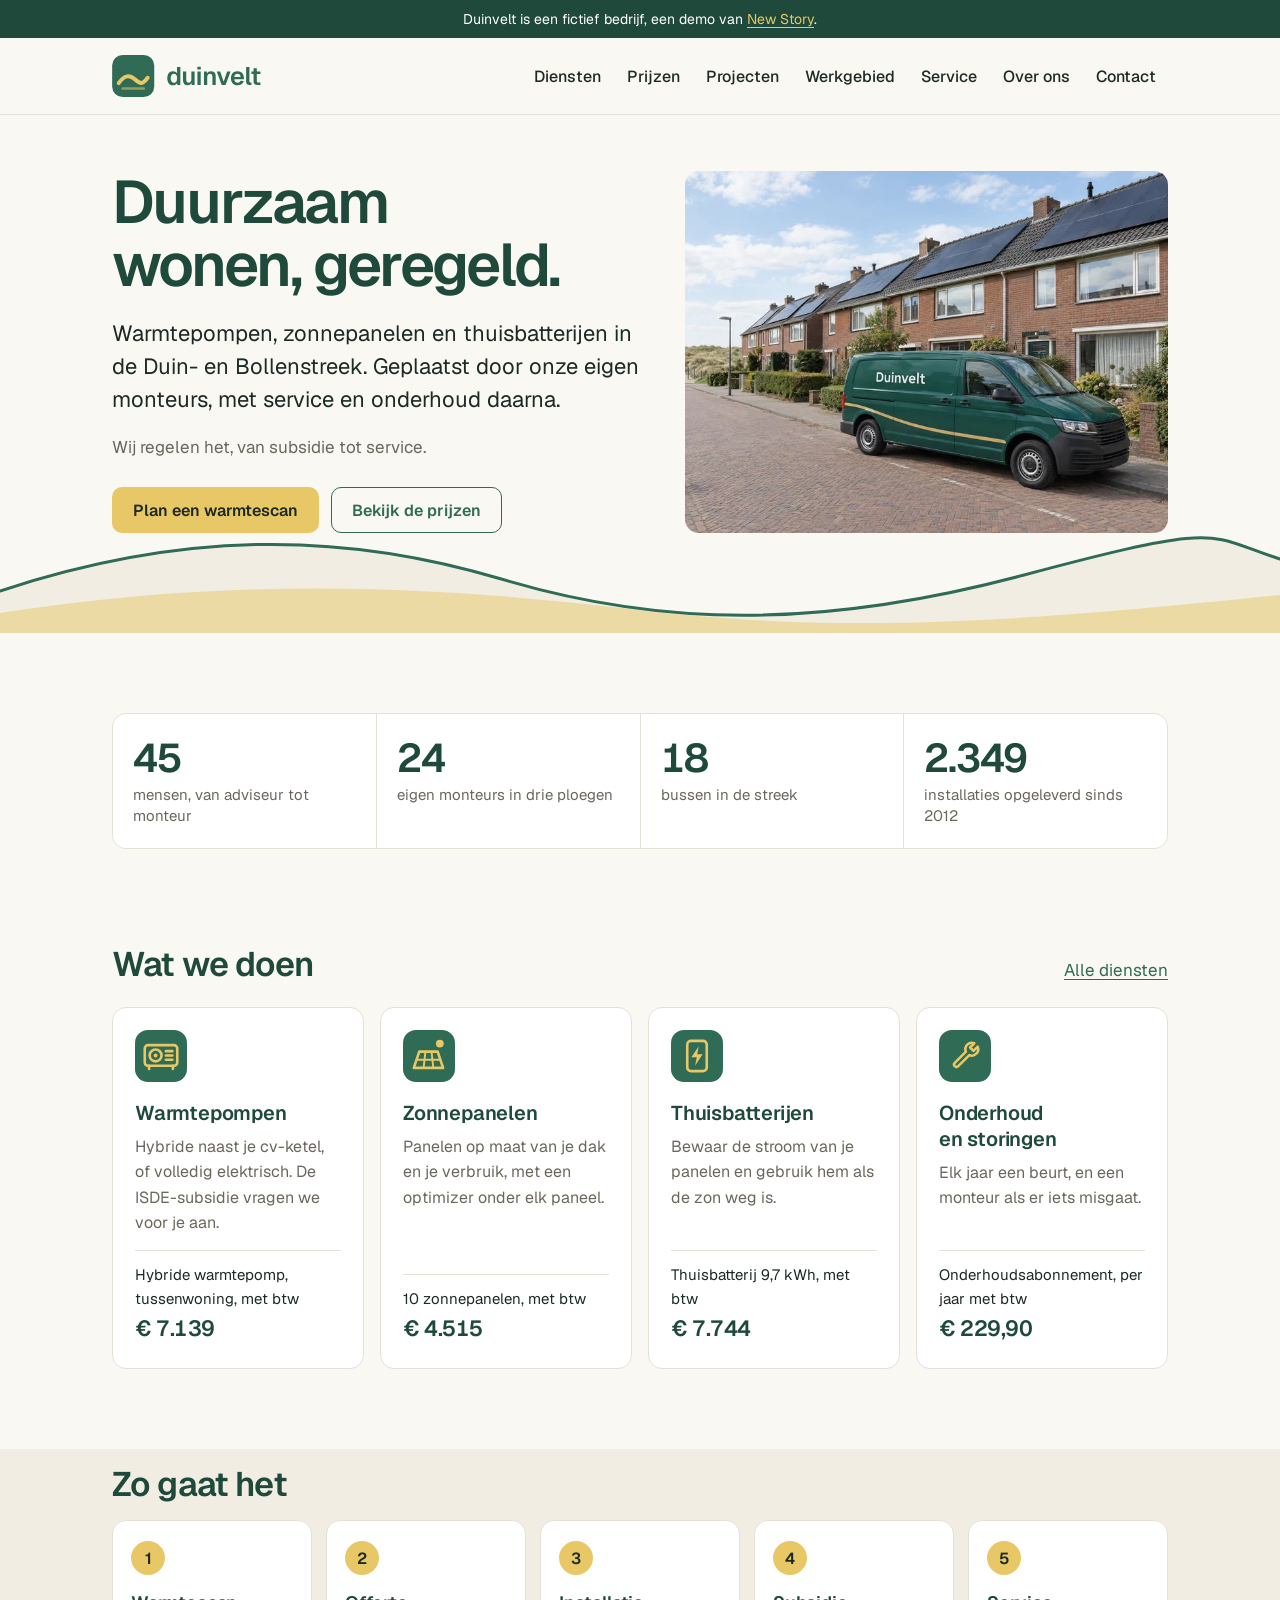
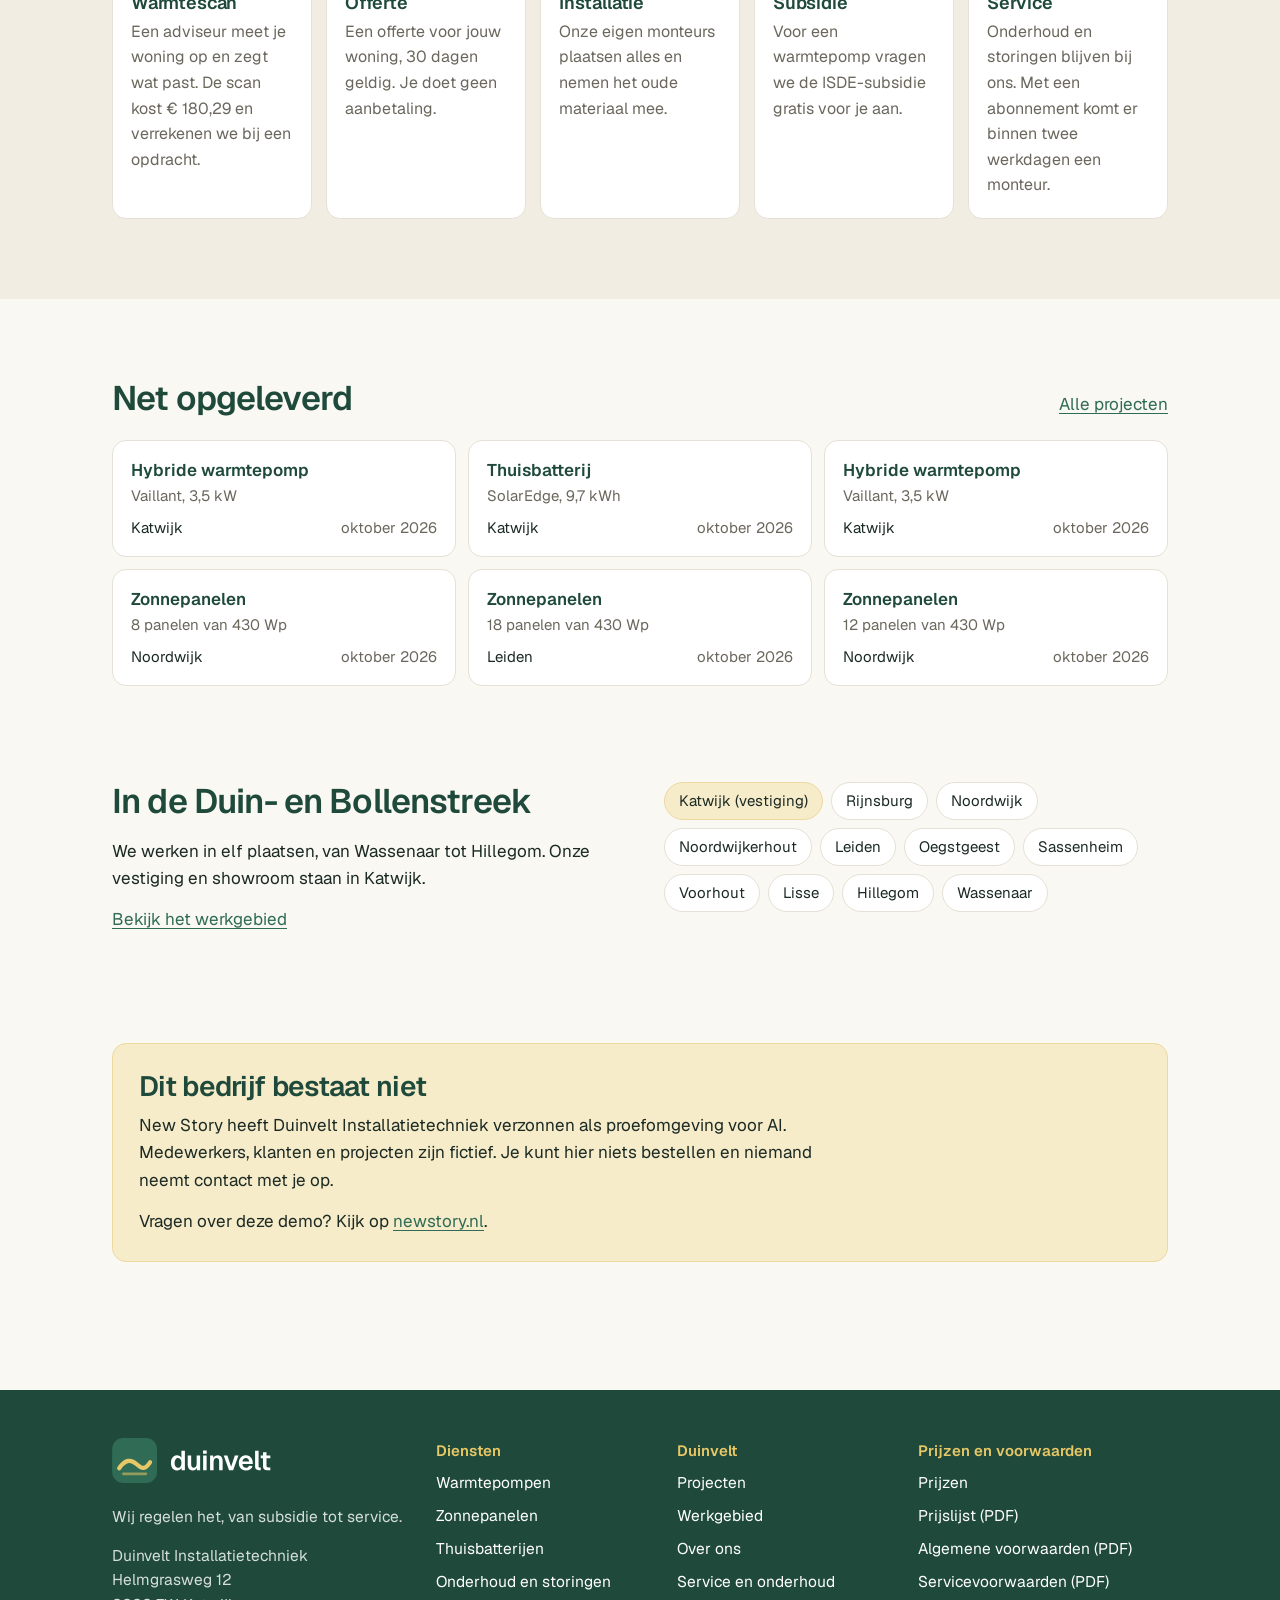
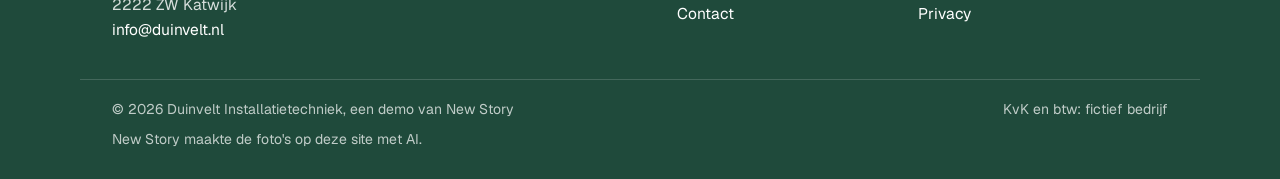
<file: index.html>
<!doctype html>
<html lang="nl">
<head>
<meta charset="utf-8">
<title>Duinvelt Installatietechniek - fictief bedrijf, demo van New Story</title>
<meta name="description" content="Duinvelt Installatietechniek is een fictief installatiebedrijf in de Duin- en Bollenstreek: warmtepompen, zonnepanelen, thuisbatterijen en service. Een demo van New Story.">
<!-- blok kop-meta -->
<meta name="viewport" content="width=device-width, initial-scale=1">
<meta name="robots" content="noindex, nofollow">
<meta name="theme-color" content="#1f4a3b">
<link rel="icon" href="/beeldmerk.svg" type="image/svg+xml">
<link rel="apple-touch-icon" href="/apple-touch-icon.png">
<link rel="preload" href="/fonts/geist-latin-wght-normal.woff2" as="font" type="font/woff2" crossorigin>
<link rel="stylesheet" href="/stijl.css?v=779e3616">
<!-- /blok -->
</head>
<body>
<!-- blok kop -->
<a class="naar-inhoud" href="#inhoud">Naar de inhoud</a>
<div class="melding"><p>Duinvelt is een fictief bedrijf, een demo van <a href="https://newstory.nl">New Story</a>.</p></div>
<header class="kop">
<div class="wrap">
<a class="logo" href="/"><img src="/logo.svg" alt="Duinvelt, naar de startpagina" width="150" height="42"></a>
<nav class="hoofdmenu" aria-label="Hoofdmenu"><ul><li><a href="/diensten/">Diensten</a></li><li><a href="/prijzen/">Prijzen</a></li><li><a href="/projecten/">Projecten</a></li><li><a href="/werkgebied/">Werkgebied</a></li><li><a href="/service/">Service</a></li><li><a href="/over-ons/">Over ons</a></li><li><a href="/contact/">Contact</a></li></ul></nav>
<details class="menu"><summary>Menu <svg viewBox="0 0 18 18" aria-hidden="true"><path d="M2 4.5h14M2 9h14M2 13.5h14" stroke="currentColor" stroke-width="2" stroke-linecap="round"/></svg></summary><nav aria-label="Hoofdmenu"><ul><li><a href="/diensten/">Diensten</a></li><li><a href="/prijzen/">Prijzen</a></li><li><a href="/projecten/">Projecten</a></li><li><a href="/werkgebied/">Werkgebied</a></li><li><a href="/service/">Service</a></li><li><a href="/over-ons/">Over ons</a></li><li><a href="/contact/">Contact</a></li></ul></nav></details>
</div>
</header>
<!-- /blok -->
<main id="inhoud">

<section class="held">
<div class="wrap held-raster">
<div>
<h1 data-bron="bedrijf.pay_off">Duurzaam wonen, geregeld.</h1>
<p class="lead">Warmtepompen, zonnepanelen en thuisbatterijen in de Duin- en Bollenstreek. Geplaatst door onze eigen monteurs, met service en onderhoud daarna.</p>
<p class="belofte" data-bron="bedrijf.belofte">Wij regelen het, van subsidie tot service.</p>
<div class="knoppen">
<a class="knop knop-zand" href="/diensten/warmtepompen/#warmtescan">Plan een warmtescan</a>
<a class="knop knop-rand" href="/prijzen/">Bekijk de prijzen</a>
</div>
</div>
<img class="held-beeld foto held-foto" src="/beeld/straat-katwijk-1600.webp" srcset="/beeld/straat-katwijk-800.webp 800w, /beeld/straat-katwijk-1600.webp 1600w" sizes="(min-width: 900px) 490px, calc(100vw - 40px)" width="1600" height="1062" fetchpriority="high" alt="Een rij bakstenen rijtjeshuizen met zwarte zonnepanelen op de daken. Voor de deur staat een groene bus van Duinvelt.">
</div>
<!-- blok duin -->
<svg class="duin" viewBox="0 0 1200 120" preserveAspectRatio="none" aria-hidden="true"><path d="M0 78 C 170 18, 320 18, 470 66 S 770 116, 960 62 S 1130 22, 1200 46 L1200 120 L0 120 Z" fill="#f1ede3"/><path d="M0 100 C 220 64, 400 72, 590 96 S 930 112, 1200 82 L1200 120 L0 120 Z" fill="#e8c766" fill-opacity=".5"/><path d="M0 78 C 170 18, 320 18, 470 66 S 770 116, 960 62 S 1130 22, 1200 46" fill="none" stroke="#2f6b55" stroke-width="3" stroke-linecap="round" vector-effect="non-scaling-stroke"/></svg>
<!-- /blok -->
</section>

<section class="sectie">
<div class="wrap">
<h2 class="verborgen">Duinvelt in getallen</h2>
<dl class="feiten">
<div><dt>mensen, van adviseur tot monteur</dt><dd data-bron="bedrijf.medewerkers">45</dd></div>
<div><dt>eigen monteurs in <span data-bron="afdeling.monteurs.ploegen.woord">drie</span> ploegen</dt><dd data-bron="monteurs">24</dd></div>
<div><dt>bussen in de streek</dt><dd data-bron="bedrijf.bussen">18</dd></div>
<div><dt>installaties opgeleverd sinds <span data-bron="installaties.sinds">2012</span></dt><dd data-bron="installaties.totaal">2.349</dd></div>
</dl>
</div>
</section>

<section class="sectie">
<div class="wrap">
<div class="sectiekop"><h2>Wat we doen</h2><a href="/diensten/">Alle diensten</a></div>
<ul class="kaarten">
<li class="kaart"><img class="icoon" src="/beeld/warmtepomp.svg" alt="" width="52" height="52"><h3><a href="/diensten/warmtepompen/">Warmtepompen</a></h3><p>Hybride naast je cv-ketel, of volledig elektrisch. De ISDE-subsidie vragen we voor je aan.</p><p class="prijsregel"><span data-bron="pakket.hybride-tussenwoning.naam">Hybride warmtepomp, tussenwoning</span>, met btw <strong data-bron="pakket.hybride-tussenwoning">€&nbsp;7.139</strong></p></li>
<li class="kaart"><img class="icoon" src="/beeld/zonnepanelen.svg" alt="" width="52" height="52"><h3><a href="/diensten/zonnepanelen/">Zonnepanelen</a></h3><p>Panelen op maat van je dak en je verbruik, met een optimizer onder elk paneel.</p><p class="prijsregel"><span data-bron="pakket.zon-10-panelen.naam">10 zonnepanelen</span>, met btw <strong data-bron="pakket.zon-10-panelen">€&nbsp;4.515</strong></p></li>
<li class="kaart"><img class="icoon" src="/beeld/thuisbatterij.svg" alt="" width="52" height="52"><h3><a href="/diensten/thuisbatterijen/">Thuisbatterijen</a></h3><p>Bewaar de stroom van je panelen en gebruik hem als de zon weg is.</p><p class="prijsregel"><span data-bron="pakket.thuisbatterij-10-kwh.naam">Thuisbatterij 9,7 kWh</span>, met btw <strong data-bron="pakket.thuisbatterij-10-kwh">€&nbsp;7.744</strong></p></li>
<li class="kaart"><img class="icoon" src="/beeld/onderhoud.svg" alt="" width="52" height="52"><h3><a href="/diensten/onderhoud-en-storingen/">Onderhoud en storingen</a></h3><p>Elk jaar een beurt, en een monteur als er iets misgaat.</p><p class="prijsregel">Onderhoudsabonnement, per jaar met btw <strong data-bron="prijs.DI-ONDH-ABO">€&nbsp;229,90</strong></p></li>
</ul>
</div>
</section>

<section class="sectie vlak">
<div class="wrap">
<h2>Zo gaat het</h2>
<ol class="stappen rij">
<li><h3>Warmtescan</h3><p>Een adviseur meet je woning op en zegt wat past. De scan kost <span data-bron="prijs.DI-WARMTESCAN">€&nbsp;180,29</span> en verrekenen we bij een opdracht.</p></li>
<li><h3>Offerte</h3><p>Een offerte voor jouw woning, <span data-bron="tarief.offerte_geldig_dagen">30</span> dagen geldig. Je doet <span data-bron="tarief.aanbetaling">geen aanbetaling</span>.</p></li>
<li><h3>Installatie</h3><p>Onze eigen monteurs plaatsen alles en nemen het oude materiaal mee.</p></li>
<li><h3>Subsidie</h3><p>Voor een warmtepomp vragen we de ISDE-subsidie gratis voor je aan.</p></li>
<li><h3>Service</h3><p>Onderhoud en storingen blijven bij ons. Met een abonnement komt er binnen twee werkdagen een monteur.</p></li>
</ol>
</div>
</section>

<section class="sectie">
<div class="wrap">
<div class="sectiekop"><h2>Net opgeleverd</h2><a href="/projecten/">Alle projecten</a></div>
<!-- blok projecten-recent 6 -->
<ul class="projecten-recent"><li><span class="project-soort">Hybride warmtepomp</span><span class="project-detail">Vaillant, 3,5 kW</span><span class="project-waar"><span>Katwijk</span><span class="stil">oktober 2026</span></span></li><li><span class="project-soort">Thuisbatterij</span><span class="project-detail">SolarEdge, 9,7 kWh</span><span class="project-waar"><span>Katwijk</span><span class="stil">oktober 2026</span></span></li><li><span class="project-soort">Hybride warmtepomp</span><span class="project-detail">Vaillant, 3,5 kW</span><span class="project-waar"><span>Katwijk</span><span class="stil">oktober 2026</span></span></li><li><span class="project-soort">Zonnepanelen</span><span class="project-detail">8 panelen van 430 Wp</span><span class="project-waar"><span>Noordwijk</span><span class="stil">oktober 2026</span></span></li><li><span class="project-soort">Zonnepanelen</span><span class="project-detail">18 panelen van 430 Wp</span><span class="project-waar"><span>Leiden</span><span class="stil">oktober 2026</span></span></li><li><span class="project-soort">Zonnepanelen</span><span class="project-detail">12 panelen van 430 Wp</span><span class="project-waar"><span>Noordwijk</span><span class="stil">oktober 2026</span></span></li></ul>
<!-- /blok -->
</div>
</section>

<section class="sectie">
<div class="wrap twee">
<div>
<h2>In de Duin- en Bollenstreek</h2>
<p>We werken in <span data-bron="werkgebied.aantal.woord">elf</span> plaatsen, van Wassenaar tot Hillegom. Onze vestiging en showroom staan in <span data-bron="bedrijf.plaats">Katwijk</span>.</p>
<p><a href="/werkgebied/">Bekijk het werkgebied</a></p>
</div>
<div><!-- blok streek -->
<ul class="streek"><li class="vestiging">Katwijk (vestiging)</li><li>Rijnsburg</li><li>Noordwijk</li><li>Noordwijkerhout</li><li>Leiden</li><li>Oegstgeest</li><li>Sassenheim</li><li>Voorhout</li><li>Lisse</li><li>Hillegom</li><li>Wassenaar</li></ul>
<!-- /blok --></div>
</div>
</section>

<section class="sectie">
<div class="wrap">
<!-- blok fictief -->
<div class="fictief"><h2>Dit bedrijf bestaat niet</h2><p>New Story heeft Duinvelt Installatietechniek verzonnen als proefomgeving voor AI. Medewerkers, klanten en projecten zijn fictief. Je kunt hier niets bestellen en niemand neemt contact met je op.</p><p>Vragen over deze demo? Kijk op <a href="https://newstory.nl">newstory.nl</a>.</p></div>
<!-- /blok -->
</div>
</section>

</main>
<!-- blok voet -->
<footer class="voet">
<div class="wrap voet-raster">
<div class="voet-merk"><a class="logo" href="/"><img src="/logo-wit.svg" alt="Duinvelt, naar de startpagina" width="160" height="45"></a><p>Wij regelen het, van subsidie tot service.</p><p>Duinvelt Installatietechniek<br>Helmgrasweg 12<br>2222 ZW Katwijk<br><a href="mailto:info@duinvelt.nl">info@duinvelt.nl</a></p></div>
<nav aria-label="Diensten"><h2>Diensten</h2><ul><li><a href="/diensten/warmtepompen/">Warmtepompen</a></li><li><a href="/diensten/zonnepanelen/">Zonnepanelen</a></li><li><a href="/diensten/thuisbatterijen/">Thuisbatterijen</a></li><li><a href="/diensten/onderhoud-en-storingen/">Onderhoud en storingen</a></li></ul></nav>
<nav aria-label="Duinvelt"><h2>Duinvelt</h2><ul><li><a href="/projecten/">Projecten</a></li><li><a href="/werkgebied/">Werkgebied</a></li><li><a href="/over-ons/">Over ons</a></li><li><a href="/service/">Service en onderhoud</a></li><li><a href="/contact/">Contact</a></li></ul></nav>
<nav aria-label="Prijzen en voorwaarden"><h2>Prijzen en voorwaarden</h2><ul><li><a href="/prijzen/">Prijzen</a></li><li><a href="/documenten/prijslijst.pdf">Prijslijst (PDF)</a></li><li><a href="/documenten/algemene-voorwaarden.pdf">Algemene voorwaarden (PDF)</a></li><li><a href="/documenten/servicevoorwaarden.pdf">Servicevoorwaarden (PDF)</a></li><li><a href="/privacy/">Privacy</a></li></ul></nav>
</div>
<div class="wrap voet-onder"><p>&copy; 2026 Duinvelt Installatietechniek, een demo van New Story</p><p>KvK en btw: fictief bedrijf</p></div>
</footer>
<!-- /blok -->
<div class="voet-beeld"><div class="wrap"><p>New Story maakte de foto's op deze site met AI.</p></div></div>
</body>
</html>
</file>
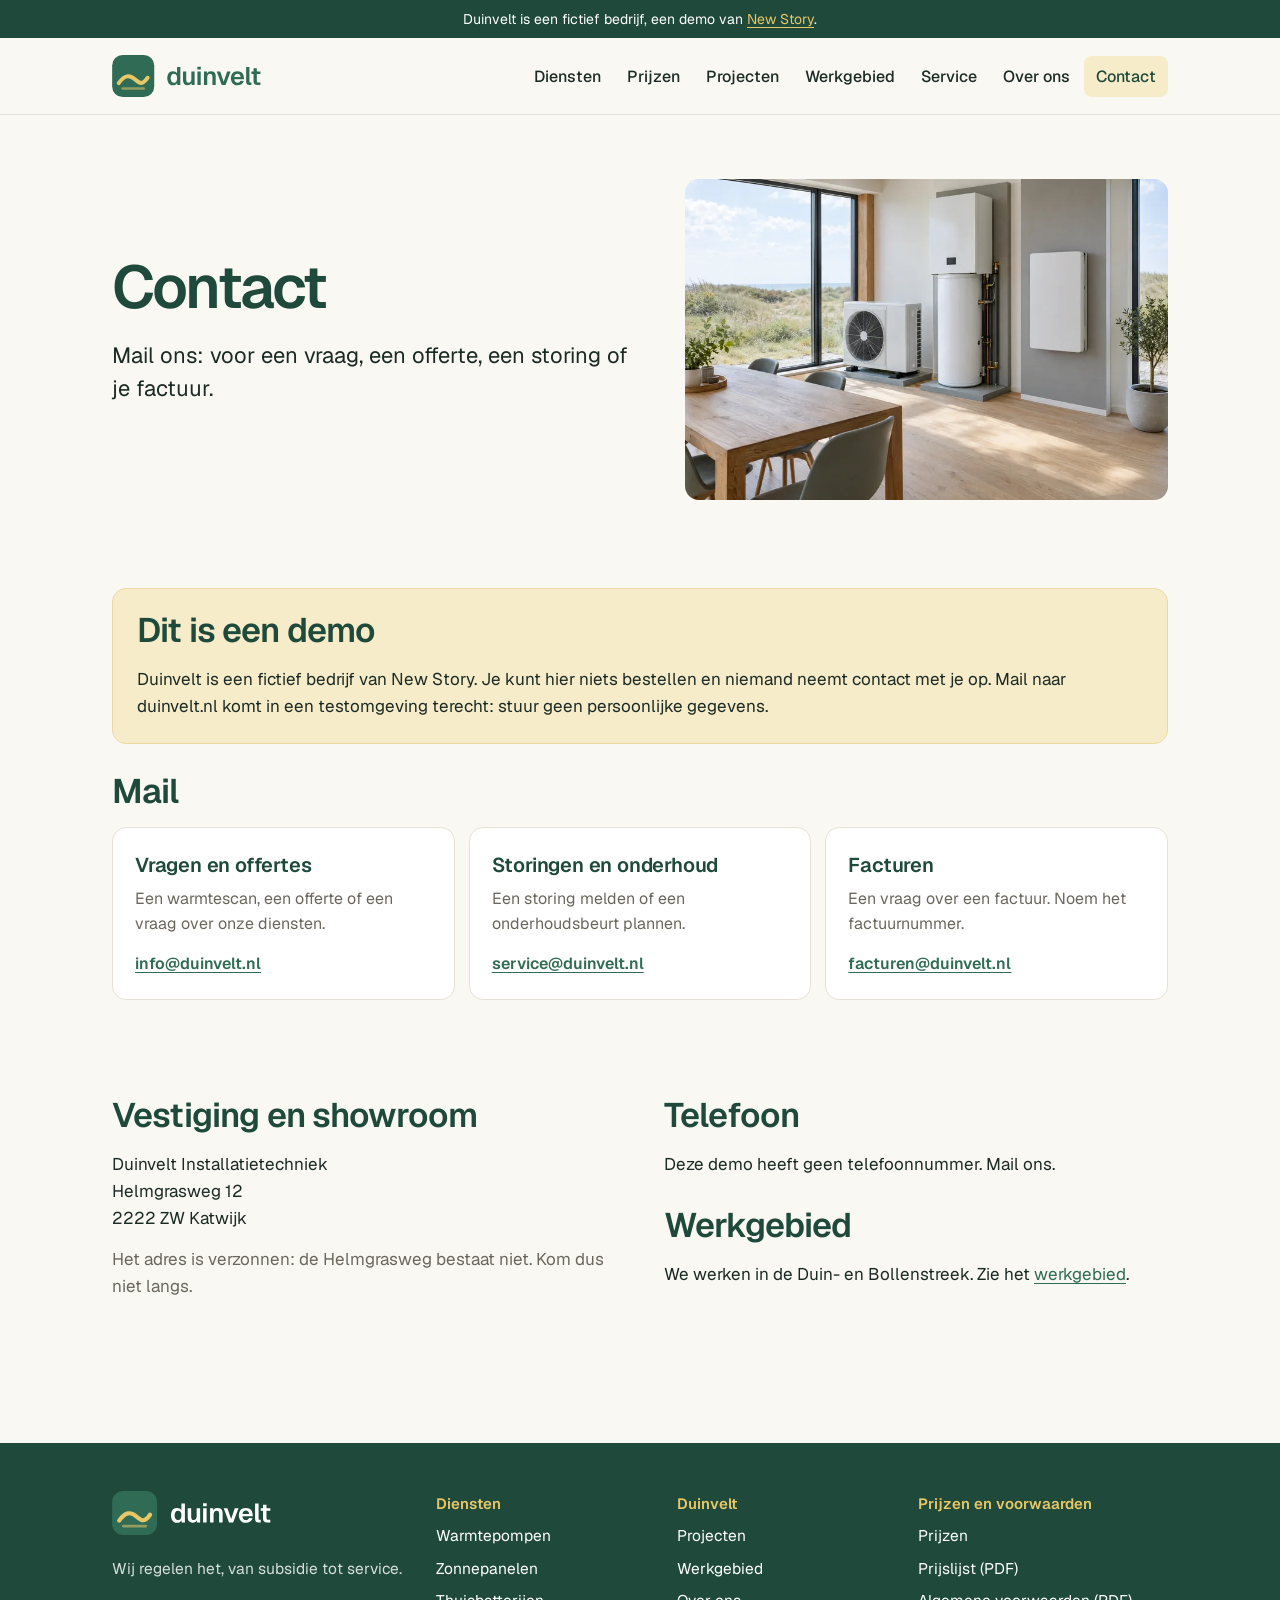
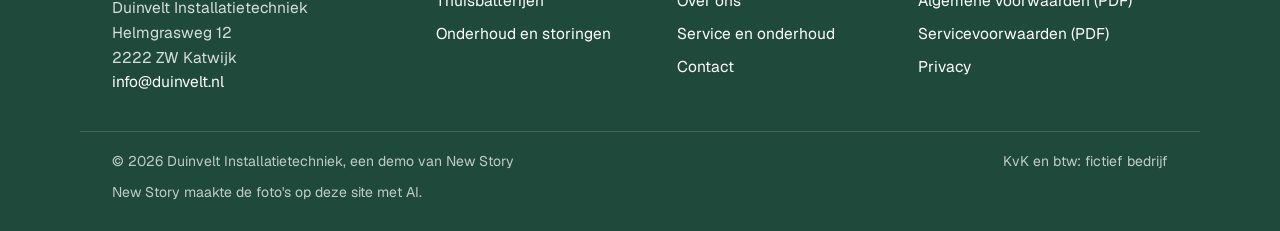
<file: contact/index.html>
<!doctype html>
<html lang="nl">
<head>
<meta charset="utf-8">
<title>Contact - Duinvelt Installatietechniek</title>
<meta name="description" content="Contact met Duinvelt, een fictief installatiebedrijf in Katwijk: mailadressen voor vragen, storingen en facturen. Een demo van New Story.">
<!-- blok kop-meta -->
<meta name="viewport" content="width=device-width, initial-scale=1">
<meta name="robots" content="noindex, nofollow">
<meta name="theme-color" content="#1f4a3b">
<link rel="icon" href="/beeldmerk.svg" type="image/svg+xml">
<link rel="apple-touch-icon" href="/apple-touch-icon.png">
<link rel="preload" href="/fonts/geist-latin-wght-normal.woff2" as="font" type="font/woff2" crossorigin>
<link rel="stylesheet" href="/stijl.css?v=779e3616">
<!-- /blok -->
</head>
<body>
<!-- blok kop -->
<a class="naar-inhoud" href="#inhoud">Naar de inhoud</a>
<div class="melding"><p>Duinvelt is een fictief bedrijf, een demo van <a href="https://newstory.nl">New Story</a>.</p></div>
<header class="kop">
<div class="wrap">
<a class="logo" href="/"><img src="/logo.svg" alt="Duinvelt, naar de startpagina" width="150" height="42"></a>
<nav class="hoofdmenu" aria-label="Hoofdmenu"><ul><li><a href="/diensten/">Diensten</a></li><li><a href="/prijzen/">Prijzen</a></li><li><a href="/projecten/">Projecten</a></li><li><a href="/werkgebied/">Werkgebied</a></li><li><a href="/service/">Service</a></li><li><a href="/over-ons/">Over ons</a></li><li><a href="/contact/" aria-current="page">Contact</a></li></ul></nav>
<details class="menu"><summary>Menu <svg viewBox="0 0 18 18" aria-hidden="true"><path d="M2 4.5h14M2 9h14M2 13.5h14" stroke="currentColor" stroke-width="2" stroke-linecap="round"/></svg></summary><nav aria-label="Hoofdmenu"><ul><li><a href="/diensten/">Diensten</a></li><li><a href="/prijzen/">Prijzen</a></li><li><a href="/projecten/">Projecten</a></li><li><a href="/werkgebied/">Werkgebied</a></li><li><a href="/service/">Service</a></li><li><a href="/over-ons/">Over ons</a></li><li><a href="/contact/" aria-current="page">Contact</a></li></ul></nav></details>
</div>
</header>
<!-- /blok -->
<main id="inhoud">

<section class="paginakop">
<div class="wrap kop-raster">
<div>
<h1>Contact</h1>
<p class="lead">Mail ons: voor een vraag, een offerte, een storing of je factuur.</p>
</div>
<img class="foto" src="/beeld/showroom-1600.webp" srcset="/beeld/showroom-800.webp 800w, /beeld/showroom-1600.webp 1600w" sizes="(min-width: 900px) 490px, calc(100vw - 40px)" width="1600" height="1062" loading="lazy" alt="Een lichte showroom met een warmtepomp, een binnenunit met boiler en een thuisbatterij aan de wand. Door de ramen zie je duingras.">
</div>
</section>

<section class="sectie">
<div class="wrap">
<div class="kader" style="margin-bottom:28px">
<h2>Dit is een demo</h2>
<p>Duinvelt is een fictief bedrijf van New Story. Je kunt hier niets bestellen en niemand neemt contact met je op. Mail naar duinvelt.nl komt in een testomgeving terecht: stuur geen persoonlijke gegevens.</p>
</div>
<h2>Mail</h2>
<ul class="postvakken">
<li class="kaart"><h3>Vragen en offertes</h3><p>Een warmtescan, een offerte of een vraag over onze diensten.</p><p><a href="mailto:info@duinvelt.nl" data-bron="mail.algemeen">info@duinvelt.nl</a></p></li>
<li class="kaart"><h3>Storingen en onderhoud</h3><p>Een storing melden of een onderhoudsbeurt plannen.</p><p><a href="mailto:service@duinvelt.nl" data-bron="mail.service">service@duinvelt.nl</a></p></li>
<li class="kaart"><h3>Facturen</h3><p>Een vraag over een factuur. Noem het factuurnummer.</p><p><a href="mailto:facturen@duinvelt.nl" data-bron="mail.facturen">facturen@duinvelt.nl</a></p></li>
</ul>
</div>
</section>

<section class="sectie">
<div class="wrap twee">
<div>
<h2>Vestiging en showroom</h2>
<p><span data-bron="bedrijf.handelsnaam">Duinvelt Installatietechniek</span><br><span data-bron="bedrijf.straat">Helmgrasweg 12</span><br><span data-bron="bedrijf.postcode_plaats">2222 ZW Katwijk</span></p>
<p class="stil">Het adres is verzonnen: de Helmgrasweg bestaat niet. Kom dus niet langs.</p>
</div>
<div>
<h2>Telefoon</h2>
<p>Deze demo heeft geen telefoonnummer. Mail ons.</p>
<h2 style="margin-top:28px">Werkgebied</h2>
<p>We werken in de Duin- en Bollenstreek. Zie het <a href="/werkgebied/">werkgebied</a>.</p>
</div>
</div>
</section>

</main>
<!-- blok voet -->
<footer class="voet">
<div class="wrap voet-raster">
<div class="voet-merk"><a class="logo" href="/"><img src="/logo-wit.svg" alt="Duinvelt, naar de startpagina" width="160" height="45"></a><p>Wij regelen het, van subsidie tot service.</p><p>Duinvelt Installatietechniek<br>Helmgrasweg 12<br>2222 ZW Katwijk<br><a href="mailto:info@duinvelt.nl">info@duinvelt.nl</a></p></div>
<nav aria-label="Diensten"><h2>Diensten</h2><ul><li><a href="/diensten/warmtepompen/">Warmtepompen</a></li><li><a href="/diensten/zonnepanelen/">Zonnepanelen</a></li><li><a href="/diensten/thuisbatterijen/">Thuisbatterijen</a></li><li><a href="/diensten/onderhoud-en-storingen/">Onderhoud en storingen</a></li></ul></nav>
<nav aria-label="Duinvelt"><h2>Duinvelt</h2><ul><li><a href="/projecten/">Projecten</a></li><li><a href="/werkgebied/">Werkgebied</a></li><li><a href="/over-ons/">Over ons</a></li><li><a href="/service/">Service en onderhoud</a></li><li><a href="/contact/">Contact</a></li></ul></nav>
<nav aria-label="Prijzen en voorwaarden"><h2>Prijzen en voorwaarden</h2><ul><li><a href="/prijzen/">Prijzen</a></li><li><a href="/documenten/prijslijst.pdf">Prijslijst (PDF)</a></li><li><a href="/documenten/algemene-voorwaarden.pdf">Algemene voorwaarden (PDF)</a></li><li><a href="/documenten/servicevoorwaarden.pdf">Servicevoorwaarden (PDF)</a></li><li><a href="/privacy/">Privacy</a></li></ul></nav>
</div>
<div class="wrap voet-onder"><p>&copy; 2026 Duinvelt Installatietechniek, een demo van New Story</p><p>KvK en btw: fictief bedrijf</p></div>
</footer>
<!-- /blok -->
<div class="voet-beeld"><div class="wrap"><p>New Story maakte de foto's op deze site met AI.</p></div></div>
</body>
</html>
</file>
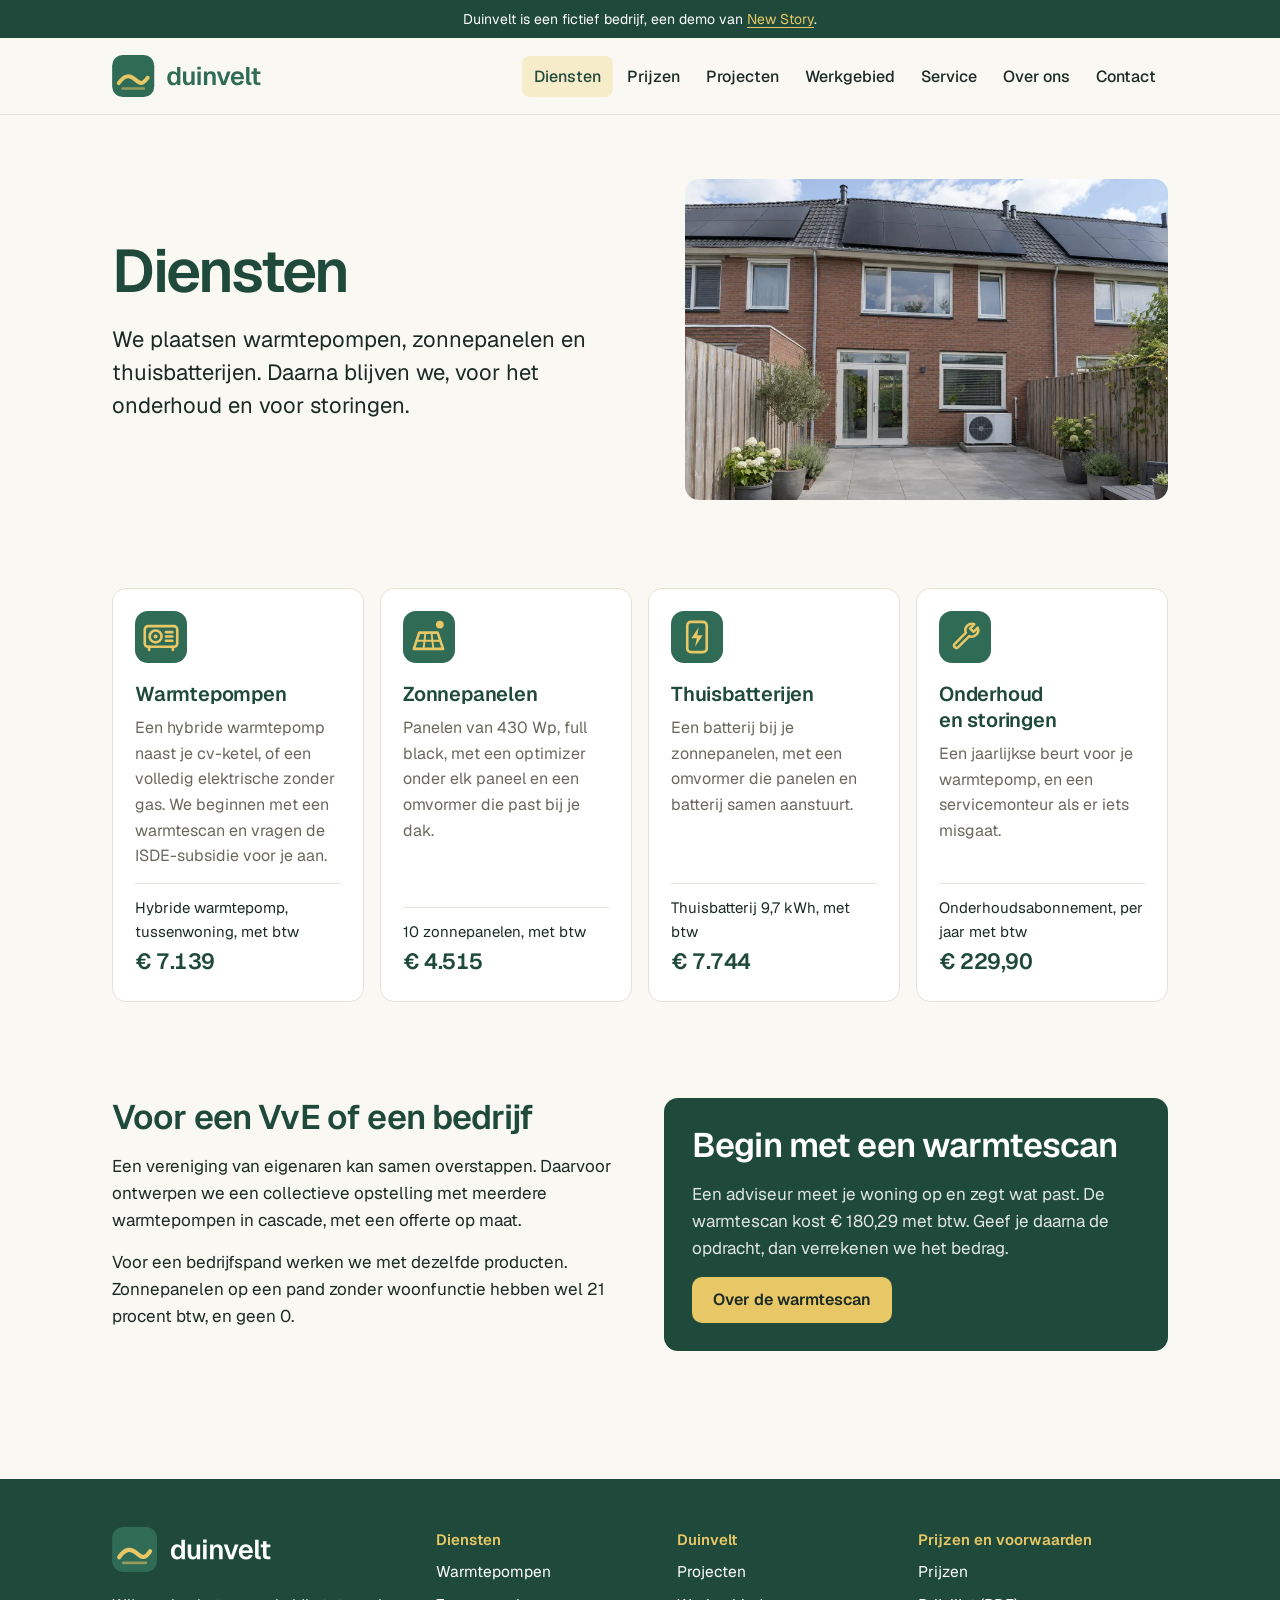
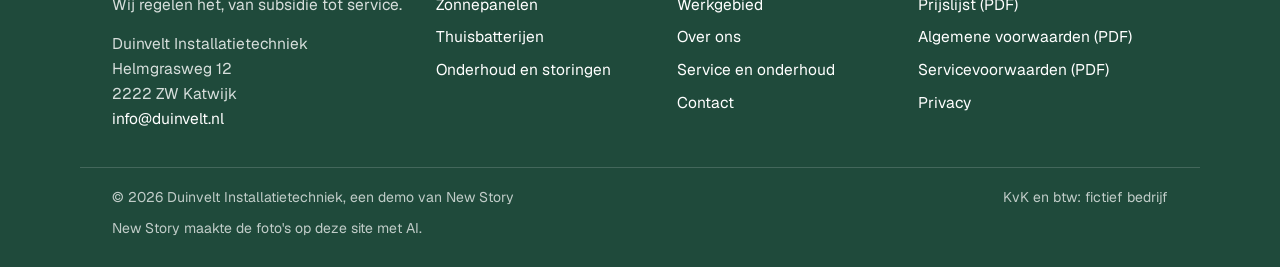
<file: diensten/index.html>
<!doctype html>
<html lang="nl">
<head>
<meta charset="utf-8">
<title>Diensten - Duinvelt Installatietechniek</title>
<meta name="description" content="Warmtepompen, zonnepanelen, thuisbatterijen, onderhoud en storingen bij Duinvelt, een fictief installatiebedrijf in de Duin- en Bollenstreek.">
<!-- blok kop-meta -->
<meta name="viewport" content="width=device-width, initial-scale=1">
<meta name="robots" content="noindex, nofollow">
<meta name="theme-color" content="#1f4a3b">
<link rel="icon" href="/beeldmerk.svg" type="image/svg+xml">
<link rel="apple-touch-icon" href="/apple-touch-icon.png">
<link rel="preload" href="/fonts/geist-latin-wght-normal.woff2" as="font" type="font/woff2" crossorigin>
<link rel="stylesheet" href="/stijl.css?v=779e3616">
<!-- /blok -->
</head>
<body>
<!-- blok kop -->
<a class="naar-inhoud" href="#inhoud">Naar de inhoud</a>
<div class="melding"><p>Duinvelt is een fictief bedrijf, een demo van <a href="https://newstory.nl">New Story</a>.</p></div>
<header class="kop">
<div class="wrap">
<a class="logo" href="/"><img src="/logo.svg" alt="Duinvelt, naar de startpagina" width="150" height="42"></a>
<nav class="hoofdmenu" aria-label="Hoofdmenu"><ul><li><a href="/diensten/" aria-current="page">Diensten</a></li><li><a href="/prijzen/">Prijzen</a></li><li><a href="/projecten/">Projecten</a></li><li><a href="/werkgebied/">Werkgebied</a></li><li><a href="/service/">Service</a></li><li><a href="/over-ons/">Over ons</a></li><li><a href="/contact/">Contact</a></li></ul></nav>
<details class="menu"><summary>Menu <svg viewBox="0 0 18 18" aria-hidden="true"><path d="M2 4.5h14M2 9h14M2 13.5h14" stroke="currentColor" stroke-width="2" stroke-linecap="round"/></svg></summary><nav aria-label="Hoofdmenu"><ul><li><a href="/diensten/" aria-current="page">Diensten</a></li><li><a href="/prijzen/">Prijzen</a></li><li><a href="/projecten/">Projecten</a></li><li><a href="/werkgebied/">Werkgebied</a></li><li><a href="/service/">Service</a></li><li><a href="/over-ons/">Over ons</a></li><li><a href="/contact/">Contact</a></li></ul></nav></details>
</div>
</header>
<!-- /blok -->
<main id="inhoud">

<section class="paginakop">
<div class="wrap kop-raster">
<div>
<h1>Diensten</h1>
<p class="lead">We plaatsen warmtepompen, zonnepanelen en thuisbatterijen. Daarna blijven we, voor het onderhoud en voor storingen.</p>
</div>
<img class="foto" src="/beeld/achterkant-woning-1600.webp" srcset="/beeld/achterkant-woning-800.webp 800w, /beeld/achterkant-woning-1600.webp 1600w" sizes="(min-width: 900px) 490px, calc(100vw - 40px)" width="1600" height="1062" loading="lazy" alt="De achterkant van een rijtjeshuis met zwarte zonnepanelen op het dak en een witte warmtepomp in de tuin.">
</div>
</section>

<section class="sectie">
<div class="wrap">
<h2 class="verborgen">Wat we doen</h2>
<ul class="kaarten">
<li class="kaart"><img class="icoon" src="/beeld/warmtepomp.svg" alt="" width="52" height="52"><h3><a href="/diensten/warmtepompen/">Warmtepompen</a></h3><p>Een hybride warmtepomp naast je cv-ketel, of een volledig elektrische zonder gas. We beginnen met een warmtescan en vragen de ISDE-subsidie voor je aan.</p><p class="prijsregel"><span data-bron="pakket.hybride-tussenwoning.naam">Hybride warmtepomp, tussenwoning</span>, met btw <strong data-bron="pakket.hybride-tussenwoning">€&nbsp;7.139</strong></p></li>
<li class="kaart"><img class="icoon" src="/beeld/zonnepanelen.svg" alt="" width="52" height="52"><h3><a href="/diensten/zonnepanelen/">Zonnepanelen</a></h3><p>Panelen van 430 Wp, full black, met een optimizer onder elk paneel en een omvormer die past bij je dak.</p><p class="prijsregel"><span data-bron="pakket.zon-10-panelen.naam">10 zonnepanelen</span>, met btw <strong data-bron="pakket.zon-10-panelen">€&nbsp;4.515</strong></p></li>
<li class="kaart"><img class="icoon" src="/beeld/thuisbatterij.svg" alt="" width="52" height="52"><h3><a href="/diensten/thuisbatterijen/">Thuisbatterijen</a></h3><p>Een batterij bij je zonnepanelen, met een omvormer die panelen en batterij samen aanstuurt.</p><p class="prijsregel"><span data-bron="pakket.thuisbatterij-10-kwh.naam">Thuisbatterij 9,7 kWh</span>, met btw <strong data-bron="pakket.thuisbatterij-10-kwh">€&nbsp;7.744</strong></p></li>
<li class="kaart"><img class="icoon" src="/beeld/onderhoud.svg" alt="" width="52" height="52"><h3><a href="/diensten/onderhoud-en-storingen/">Onderhoud en storingen</a></h3><p>Een jaarlijkse beurt voor je warmtepomp, en een servicemonteur als er iets misgaat.</p><p class="prijsregel">Onderhoudsabonnement, per jaar met btw <strong data-bron="prijs.DI-ONDH-ABO">€&nbsp;229,90</strong></p></li>
</ul>
</div>
</section>

<section class="sectie">
<div class="wrap twee">
<div>
<h2>Voor een VvE of een bedrijf</h2>
<p>Een vereniging van eigenaren kan samen overstappen. Daarvoor ontwerpen we een collectieve opstelling met meerdere warmtepompen in cascade, met een offerte op maat.</p>
<p>Voor een bedrijfspand werken we met dezelfde producten. Zonnepanelen op een pand zonder woonfunctie hebben wel 21 procent btw, en geen 0.</p>
</div>
<div class="donkervlak">
<h2>Begin met een warmtescan</h2>
<p>Een adviseur meet je woning op en zegt wat past. De warmtescan kost <span data-bron="prijs.DI-WARMTESCAN">€&nbsp;180,29</span> met btw. Geef je daarna de opdracht, dan verrekenen we het bedrag.</p>
<a class="knop knop-zand" href="/diensten/warmtepompen/#warmtescan">Over de warmtescan</a>
</div>
</div>
</section>

</main>
<!-- blok voet -->
<footer class="voet">
<div class="wrap voet-raster">
<div class="voet-merk"><a class="logo" href="/"><img src="/logo-wit.svg" alt="Duinvelt, naar de startpagina" width="160" height="45"></a><p>Wij regelen het, van subsidie tot service.</p><p>Duinvelt Installatietechniek<br>Helmgrasweg 12<br>2222 ZW Katwijk<br><a href="mailto:info@duinvelt.nl">info@duinvelt.nl</a></p></div>
<nav aria-label="Diensten"><h2>Diensten</h2><ul><li><a href="/diensten/warmtepompen/">Warmtepompen</a></li><li><a href="/diensten/zonnepanelen/">Zonnepanelen</a></li><li><a href="/diensten/thuisbatterijen/">Thuisbatterijen</a></li><li><a href="/diensten/onderhoud-en-storingen/">Onderhoud en storingen</a></li></ul></nav>
<nav aria-label="Duinvelt"><h2>Duinvelt</h2><ul><li><a href="/projecten/">Projecten</a></li><li><a href="/werkgebied/">Werkgebied</a></li><li><a href="/over-ons/">Over ons</a></li><li><a href="/service/">Service en onderhoud</a></li><li><a href="/contact/">Contact</a></li></ul></nav>
<nav aria-label="Prijzen en voorwaarden"><h2>Prijzen en voorwaarden</h2><ul><li><a href="/prijzen/">Prijzen</a></li><li><a href="/documenten/prijslijst.pdf">Prijslijst (PDF)</a></li><li><a href="/documenten/algemene-voorwaarden.pdf">Algemene voorwaarden (PDF)</a></li><li><a href="/documenten/servicevoorwaarden.pdf">Servicevoorwaarden (PDF)</a></li><li><a href="/privacy/">Privacy</a></li></ul></nav>
</div>
<div class="wrap voet-onder"><p>&copy; 2026 Duinvelt Installatietechniek, een demo van New Story</p><p>KvK en btw: fictief bedrijf</p></div>
</footer>
<!-- /blok -->
<div class="voet-beeld"><div class="wrap"><p>New Story maakte de foto's op deze site met AI.</p></div></div>
</body>
</html>
</file>
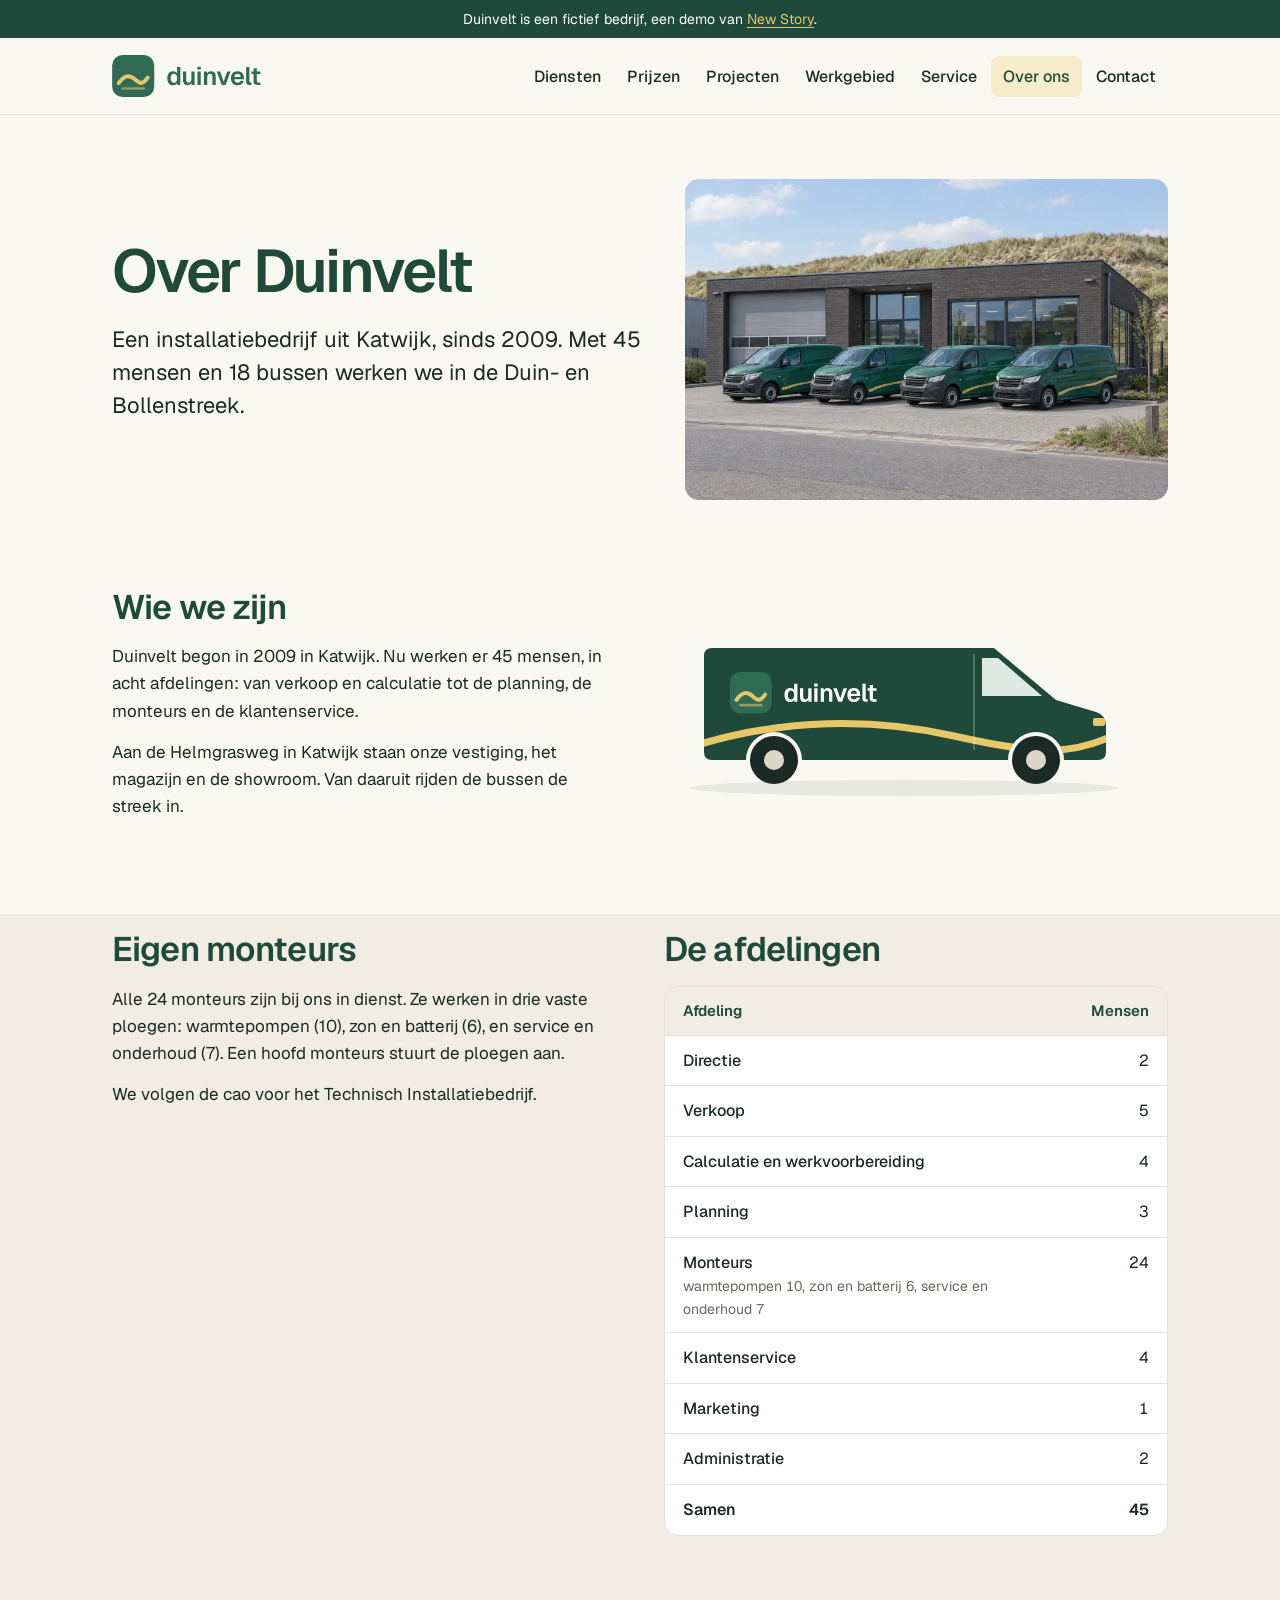
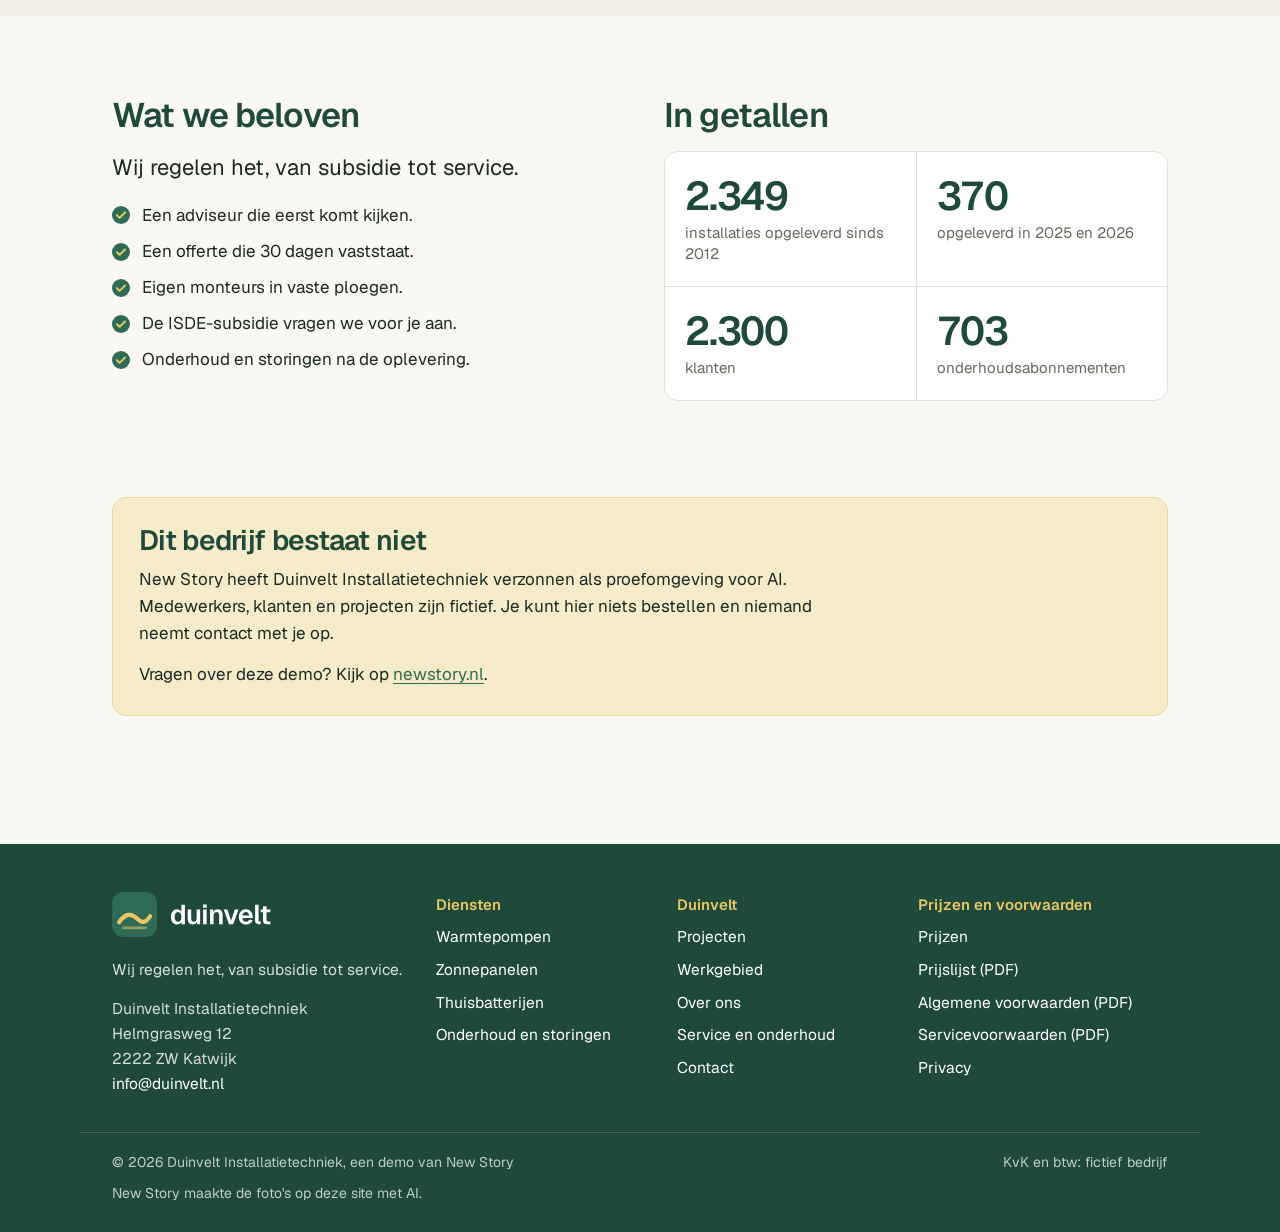
<file: over-ons/index.html>
<!doctype html>
<html lang="nl">
<head>
<meta charset="utf-8">
<title>Over ons - Duinvelt Installatietechniek</title>
<meta name="description" content="Duinvelt Installatietechniek is een fictief installatiebedrijf uit Katwijk, met eigen monteurs in vaste ploegen. Een demo van New Story.">
<!-- blok kop-meta -->
<meta name="viewport" content="width=device-width, initial-scale=1">
<meta name="robots" content="noindex, nofollow">
<meta name="theme-color" content="#1f4a3b">
<link rel="icon" href="/beeldmerk.svg" type="image/svg+xml">
<link rel="apple-touch-icon" href="/apple-touch-icon.png">
<link rel="preload" href="/fonts/geist-latin-wght-normal.woff2" as="font" type="font/woff2" crossorigin>
<link rel="stylesheet" href="/stijl.css?v=779e3616">
<!-- /blok -->
</head>
<body>
<!-- blok kop -->
<a class="naar-inhoud" href="#inhoud">Naar de inhoud</a>
<div class="melding"><p>Duinvelt is een fictief bedrijf, een demo van <a href="https://newstory.nl">New Story</a>.</p></div>
<header class="kop">
<div class="wrap">
<a class="logo" href="/"><img src="/logo.svg" alt="Duinvelt, naar de startpagina" width="150" height="42"></a>
<nav class="hoofdmenu" aria-label="Hoofdmenu"><ul><li><a href="/diensten/">Diensten</a></li><li><a href="/prijzen/">Prijzen</a></li><li><a href="/projecten/">Projecten</a></li><li><a href="/werkgebied/">Werkgebied</a></li><li><a href="/service/">Service</a></li><li><a href="/over-ons/" aria-current="page">Over ons</a></li><li><a href="/contact/">Contact</a></li></ul></nav>
<details class="menu"><summary>Menu <svg viewBox="0 0 18 18" aria-hidden="true"><path d="M2 4.5h14M2 9h14M2 13.5h14" stroke="currentColor" stroke-width="2" stroke-linecap="round"/></svg></summary><nav aria-label="Hoofdmenu"><ul><li><a href="/diensten/">Diensten</a></li><li><a href="/prijzen/">Prijzen</a></li><li><a href="/projecten/">Projecten</a></li><li><a href="/werkgebied/">Werkgebied</a></li><li><a href="/service/">Service</a></li><li><a href="/over-ons/" aria-current="page">Over ons</a></li><li><a href="/contact/">Contact</a></li></ul></nav></details>
</div>
</header>
<!-- /blok -->
<main id="inhoud">

<section class="paginakop">
<div class="wrap kop-raster">
<div>
<h1>Over Duinvelt</h1>
<p class="lead">Een installatiebedrijf uit <span data-bron="bedrijf.plaats">Katwijk</span>, sinds <span data-bron="bedrijf.opgericht">2009</span>. Met <span data-bron="bedrijf.medewerkers">45</span> mensen en <span data-bron="bedrijf.bussen">18</span> bussen werken we in de Duin- en Bollenstreek.</p>
</div>
<img class="foto" src="/beeld/vestiging-katwijk-1600.webp" srcset="/beeld/vestiging-katwijk-800.webp 800w, /beeld/vestiging-katwijk-1600.webp 1600w" sizes="(min-width: 900px) 490px, calc(100vw - 40px)" width="1600" height="1062" loading="lazy" alt="Vier groene bussen voor een laag bakstenen bedrijfspand met een roldeur, met een duin erachter.">
</div>
</section>

<section class="sectie">
<div class="wrap twee">
<div>
<h2>Wie we zijn</h2>
<p>Duinvelt begon in <span data-bron="bedrijf.opgericht">2009</span> in Katwijk. Nu werken er <span data-bron="bedrijf.medewerkers">45</span> mensen, in <span data-bron="afdelingen.aantal.woord">acht</span> afdelingen: van verkoop en calculatie tot de planning, de monteurs en de klantenservice.</p>
<p>Aan de Helmgrasweg in Katwijk staan onze vestiging, het magazijn en de showroom. Van daaruit rijden de bussen de streek in.</p>
</div>
<img src="/beeld/bus.svg" width="480" height="220" alt="Tekening van een bestelbus van Duinvelt in donkergroen, met het logo en een gele duinlijn op de zijkant.">
</div>
</section>

<section class="sectie vlak">
<div class="wrap twee">
<div>
<h2>Eigen monteurs</h2>
<p>Alle <span data-bron="monteurs">24</span> monteurs zijn bij ons in dienst. Ze werken in <span data-bron="afdeling.monteurs.ploegen.woord">drie</span> vaste ploegen: warmtepompen (<span data-bron="ploeg.ploeg-warmtepompen">10</span>), zon en batterij (<span data-bron="ploeg.ploeg-zon-batterij">6</span>), en service en onderhoud (<span data-bron="ploeg.ploeg-service">7</span>). Een hoofd monteurs stuurt de ploegen aan.</p>
<p>We volgen de cao voor het Technisch Installatiebedrijf.</p>
</div>
<div>
<h2>De afdelingen</h2>
<!-- blok afdelingen -->
<div class="tabel-wrap"><table class="tabel"><thead><tr><th scope="col">Afdeling</th><th scope="col" class="num">Mensen</th></tr></thead><tbody><tr><th scope="row">Directie</th><td class="num">2</td></tr><tr><th scope="row">Verkoop</th><td class="num">5</td></tr><tr><th scope="row">Calculatie en werkvoorbereiding</th><td class="num">4</td></tr><tr><th scope="row">Planning</th><td class="num">3</td></tr><tr><th scope="row">Monteurs<span class="sub">warmtepompen 10, zon en batterij 6, service en onderhoud 7</span></th><td class="num">24</td></tr><tr><th scope="row">Klantenservice</th><td class="num">4</td></tr><tr><th scope="row">Marketing</th><td class="num">1</td></tr><tr><th scope="row">Administratie</th><td class="num">2</td></tr><tr><th scope="row"><strong>Samen</strong></th><td class="num"><strong>45</strong></td></tr></tbody></table></div>
<!-- /blok -->
</div>
</div>
</section>

<section class="sectie">
<div class="wrap twee">
<div>
<h2>Wat we beloven</h2>
<p class="lead" data-bron="bedrijf.belofte">Wij regelen het, van subsidie tot service.</p>
<ul class="vinken">
<li>Een adviseur die eerst komt kijken.</li>
<li>Een offerte die <span data-bron="tarief.offerte_geldig_dagen">30</span> dagen vaststaat.</li>
<li>Eigen monteurs in vaste ploegen.</li>
<li>De ISDE-subsidie vragen we voor je aan.</li>
<li>Onderhoud en storingen na de oplevering.</li>
</ul>
</div>
<div>
<h2>In getallen</h2>
<dl class="feiten" style="grid-template-columns:repeat(2,1fr)">
<div><dt>installaties opgeleverd sinds <span data-bron="installaties.sinds">2012</span></dt><dd data-bron="installaties.totaal">2.349</dd></div>
<div><dt>opgeleverd in 2025 en 2026</dt><dd data-bron="installaties.2025-2026">370</dd></div>
<div><dt>klanten</dt><dd data-bron="klanten">2.300</dd></div>
<div><dt>onderhoudsabonnementen</dt><dd data-bron="contracten.actief">703</dd></div>
</dl>
</div>
</div>
</section>

<section class="sectie">
<div class="wrap">
<!-- blok fictief -->
<div class="fictief"><h2>Dit bedrijf bestaat niet</h2><p>New Story heeft Duinvelt Installatietechniek verzonnen als proefomgeving voor AI. Medewerkers, klanten en projecten zijn fictief. Je kunt hier niets bestellen en niemand neemt contact met je op.</p><p>Vragen over deze demo? Kijk op <a href="https://newstory.nl">newstory.nl</a>.</p></div>
<!-- /blok -->
</div>
</section>

</main>
<!-- blok voet -->
<footer class="voet">
<div class="wrap voet-raster">
<div class="voet-merk"><a class="logo" href="/"><img src="/logo-wit.svg" alt="Duinvelt, naar de startpagina" width="160" height="45"></a><p>Wij regelen het, van subsidie tot service.</p><p>Duinvelt Installatietechniek<br>Helmgrasweg 12<br>2222 ZW Katwijk<br><a href="mailto:info@duinvelt.nl">info@duinvelt.nl</a></p></div>
<nav aria-label="Diensten"><h2>Diensten</h2><ul><li><a href="/diensten/warmtepompen/">Warmtepompen</a></li><li><a href="/diensten/zonnepanelen/">Zonnepanelen</a></li><li><a href="/diensten/thuisbatterijen/">Thuisbatterijen</a></li><li><a href="/diensten/onderhoud-en-storingen/">Onderhoud en storingen</a></li></ul></nav>
<nav aria-label="Duinvelt"><h2>Duinvelt</h2><ul><li><a href="/projecten/">Projecten</a></li><li><a href="/werkgebied/">Werkgebied</a></li><li><a href="/over-ons/">Over ons</a></li><li><a href="/service/">Service en onderhoud</a></li><li><a href="/contact/">Contact</a></li></ul></nav>
<nav aria-label="Prijzen en voorwaarden"><h2>Prijzen en voorwaarden</h2><ul><li><a href="/prijzen/">Prijzen</a></li><li><a href="/documenten/prijslijst.pdf">Prijslijst (PDF)</a></li><li><a href="/documenten/algemene-voorwaarden.pdf">Algemene voorwaarden (PDF)</a></li><li><a href="/documenten/servicevoorwaarden.pdf">Servicevoorwaarden (PDF)</a></li><li><a href="/privacy/">Privacy</a></li></ul></nav>
</div>
<div class="wrap voet-onder"><p>&copy; 2026 Duinvelt Installatietechniek, een demo van New Story</p><p>KvK en btw: fictief bedrijf</p></div>
</footer>
<!-- /blok -->
<div class="voet-beeld"><div class="wrap"><p>New Story maakte de foto's op deze site met AI.</p></div></div>
</body>
</html>
</file>
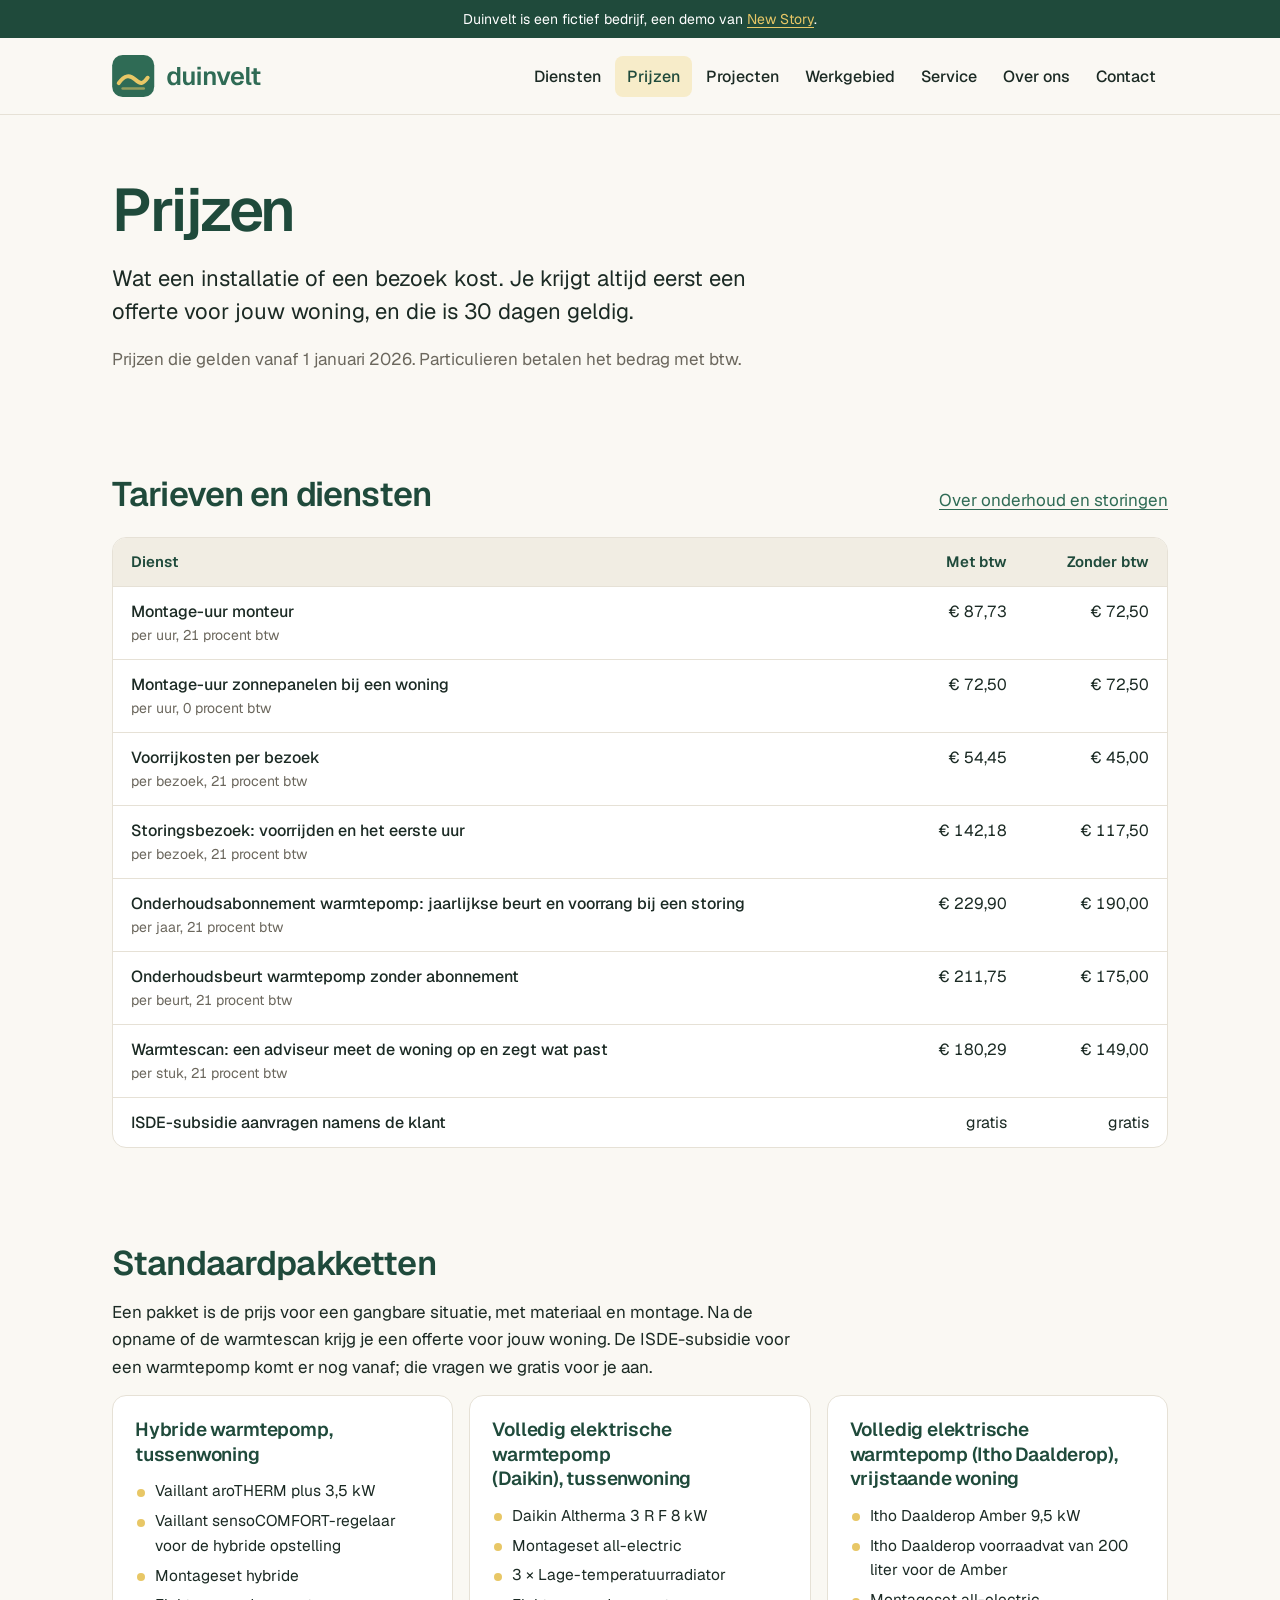
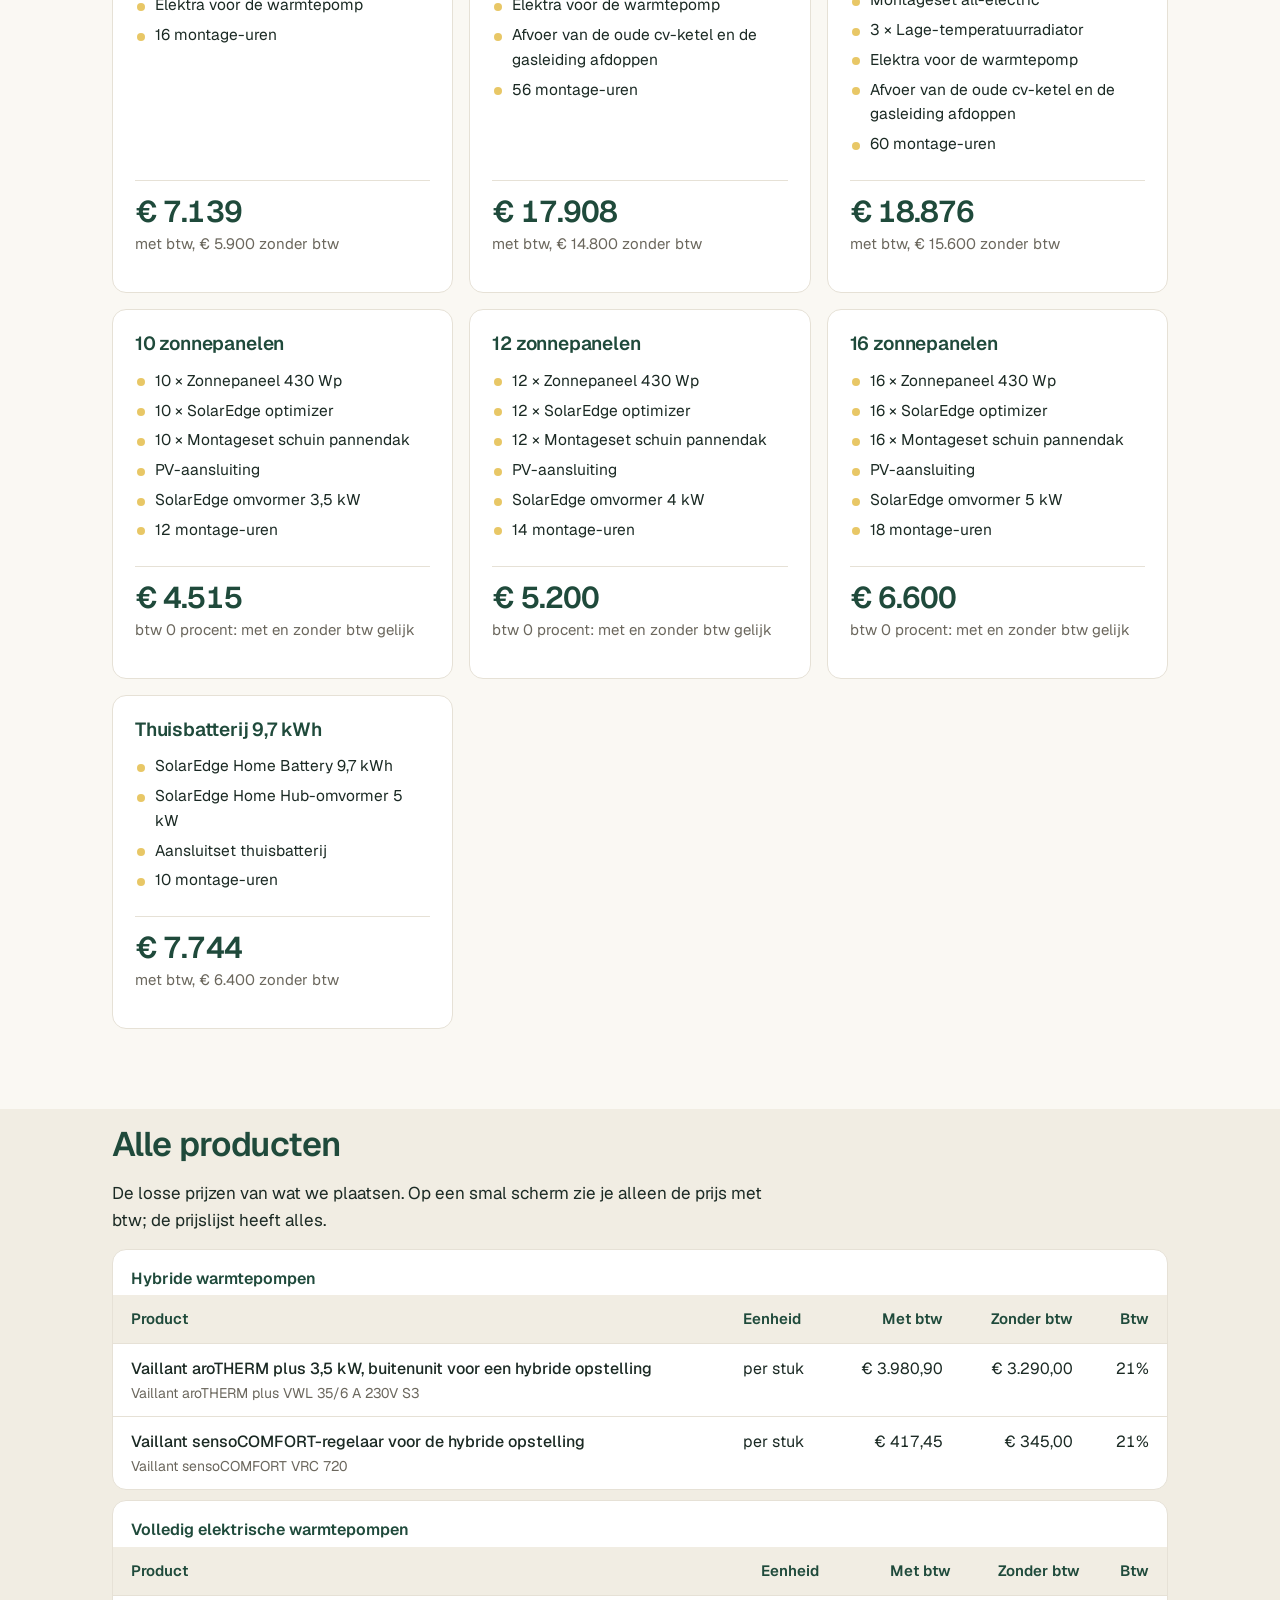
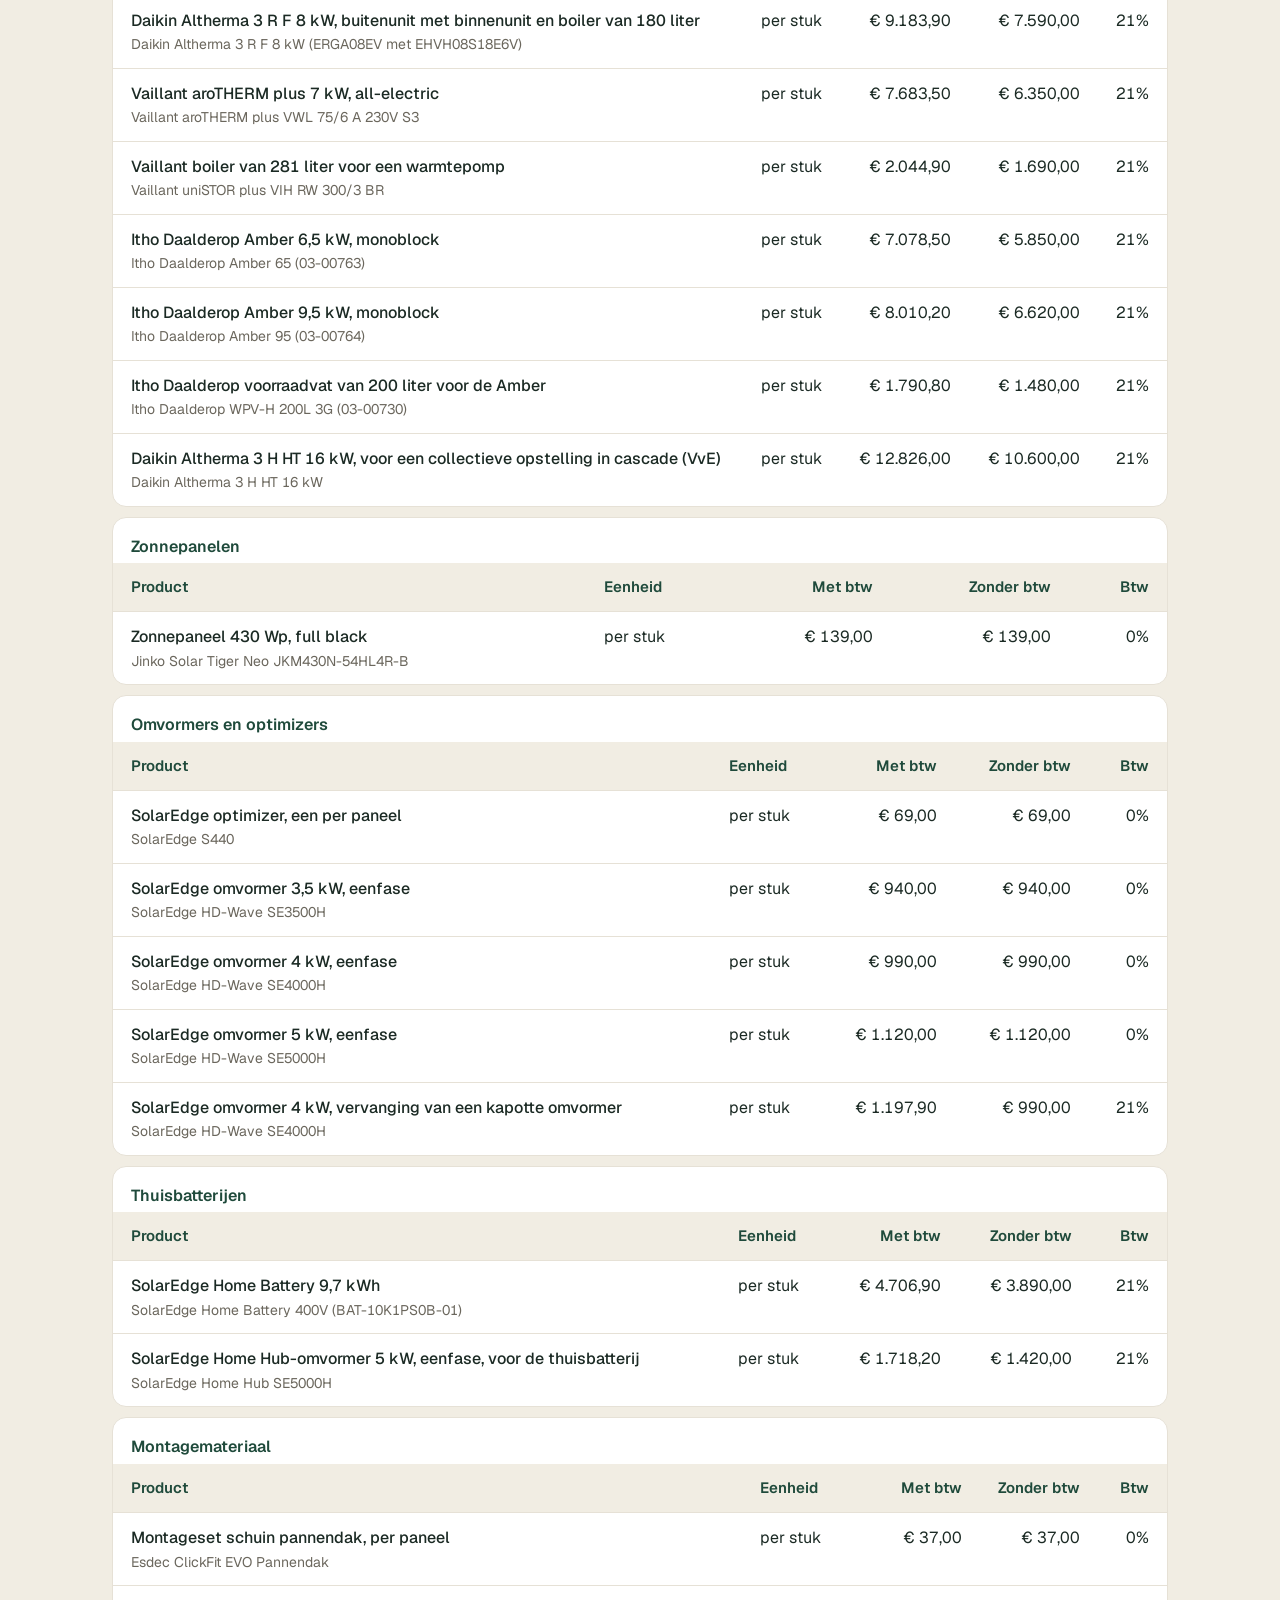
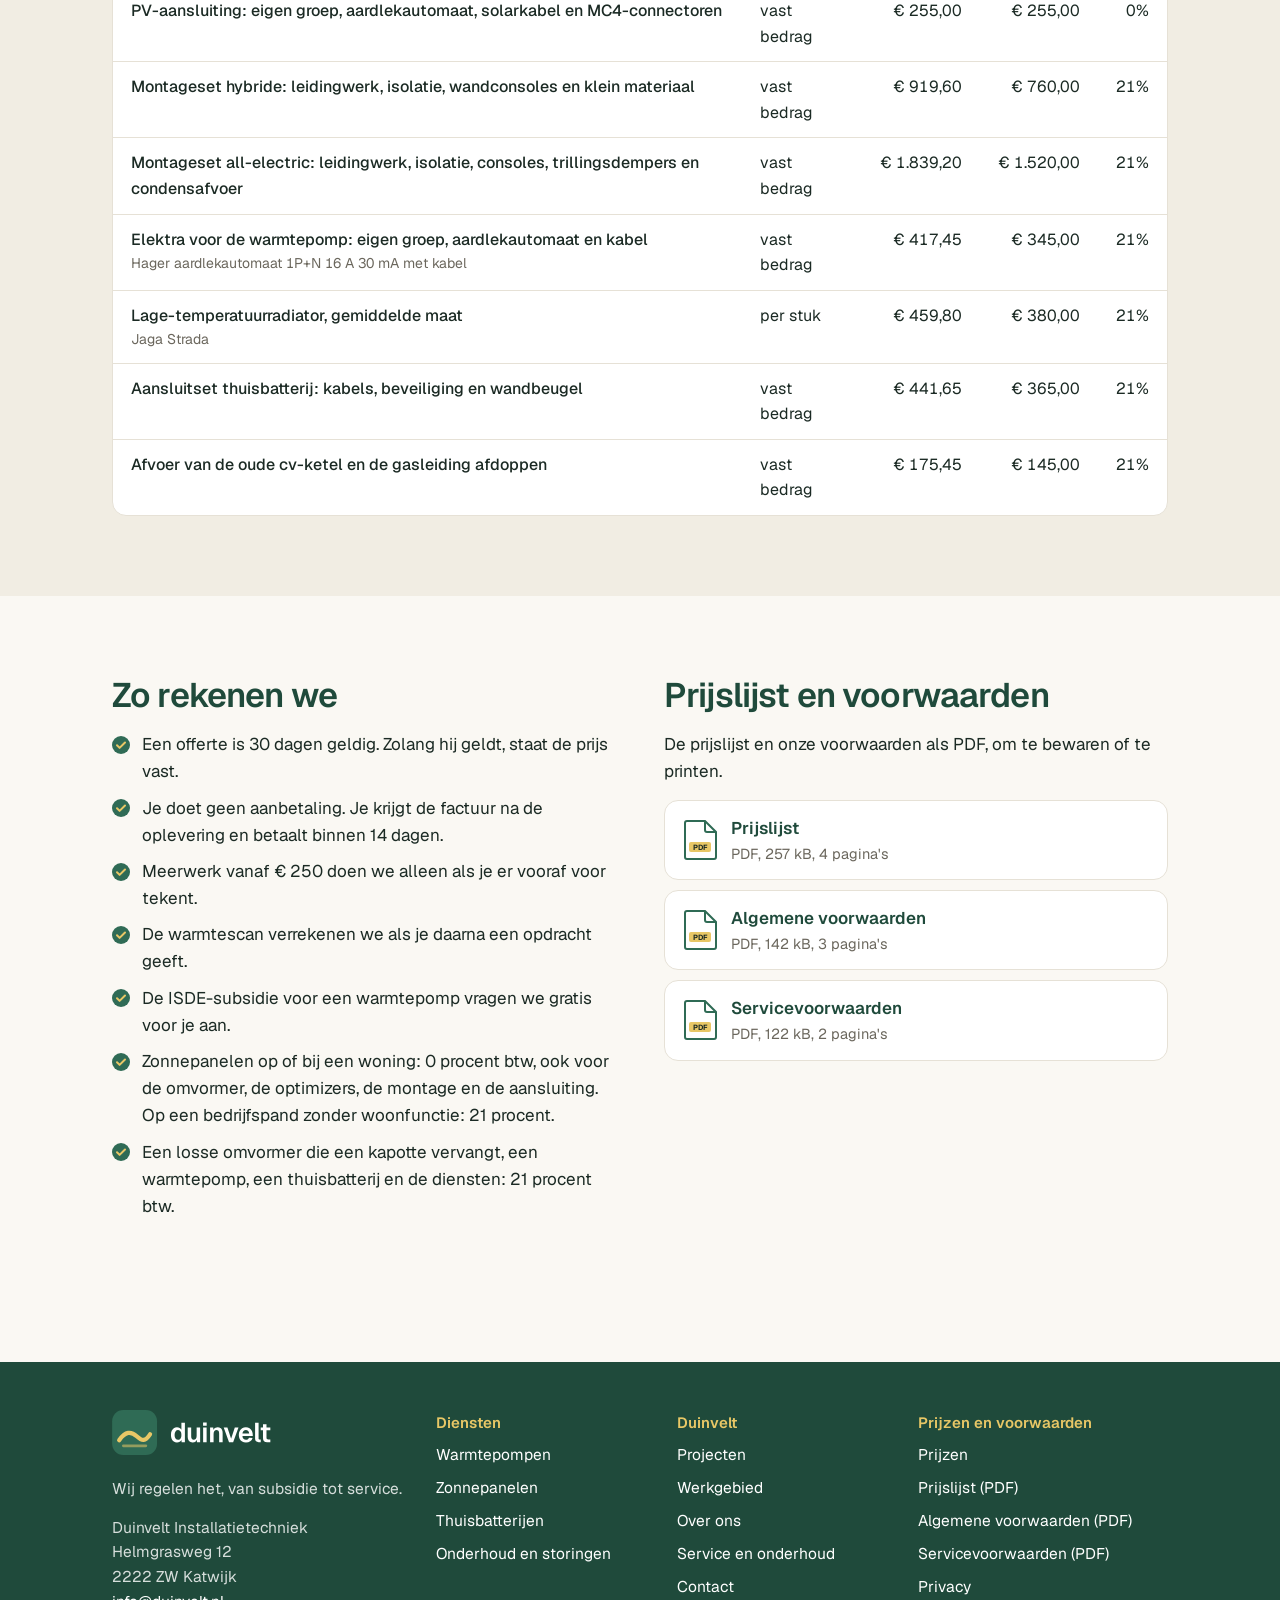
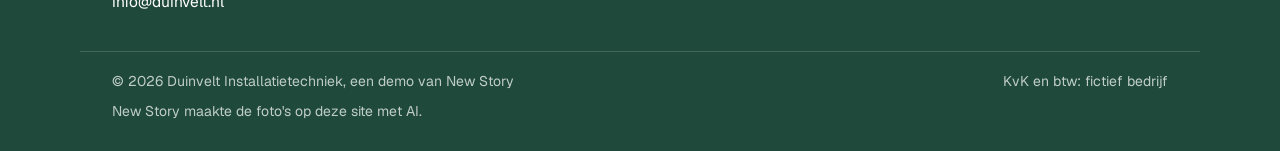
<file: prijzen/index.html>
<!doctype html>
<html lang="nl">
<head>
<meta charset="utf-8">
<title>Prijzen - Duinvelt Installatietechniek</title>
<meta name="description" content="Wat warmtepompen, zonnepanelen, thuisbatterijen, onderhoud en storingen kosten bij Duinvelt, een fictief installatiebedrijf.">
<!-- blok kop-meta -->
<meta name="viewport" content="width=device-width, initial-scale=1">
<meta name="robots" content="noindex, nofollow">
<meta name="theme-color" content="#1f4a3b">
<link rel="icon" href="/beeldmerk.svg" type="image/svg+xml">
<link rel="apple-touch-icon" href="/apple-touch-icon.png">
<link rel="preload" href="/fonts/geist-latin-wght-normal.woff2" as="font" type="font/woff2" crossorigin>
<link rel="stylesheet" href="/stijl.css?v=779e3616">
<!-- /blok -->
<!-- Gemaakt door scripts/maak_site.py uit de bron: wijzig het daar, niet hier. -->
</head>
<body>
<!-- blok kop -->
<a class="naar-inhoud" href="#inhoud">Naar de inhoud</a>
<div class="melding"><p>Duinvelt is een fictief bedrijf, een demo van <a href="https://newstory.nl">New Story</a>.</p></div>
<header class="kop">
<div class="wrap">
<a class="logo" href="/"><img src="/logo.svg" alt="Duinvelt, naar de startpagina" width="150" height="42"></a>
<nav class="hoofdmenu" aria-label="Hoofdmenu"><ul><li><a href="/diensten/">Diensten</a></li><li><a href="/prijzen/" aria-current="page">Prijzen</a></li><li><a href="/projecten/">Projecten</a></li><li><a href="/werkgebied/">Werkgebied</a></li><li><a href="/service/">Service</a></li><li><a href="/over-ons/">Over ons</a></li><li><a href="/contact/">Contact</a></li></ul></nav>
<details class="menu"><summary>Menu <svg viewBox="0 0 18 18" aria-hidden="true"><path d="M2 4.5h14M2 9h14M2 13.5h14" stroke="currentColor" stroke-width="2" stroke-linecap="round"/></svg></summary><nav aria-label="Hoofdmenu"><ul><li><a href="/diensten/">Diensten</a></li><li><a href="/prijzen/" aria-current="page">Prijzen</a></li><li><a href="/projecten/">Projecten</a></li><li><a href="/werkgebied/">Werkgebied</a></li><li><a href="/service/">Service</a></li><li><a href="/over-ons/">Over ons</a></li><li><a href="/contact/">Contact</a></li></ul></nav></details>
</div>
</header>
<!-- /blok -->
<main id="inhoud">

<section class="paginakop"><div class="wrap">
<h1>Prijzen</h1>
<p class="lead">Wat een installatie of een bezoek kost. Je krijgt altijd eerst een offerte voor jouw woning, en die is 30 dagen geldig.</p>
<p class="stil">Prijzen die gelden vanaf 1 januari 2026. Particulieren betalen het bedrag met btw.</p>
</div></section>

<section class="sectie"><div class="wrap">
<div class="sectiekop"><h2>Tarieven en diensten</h2><a href="/diensten/onderhoud-en-storingen/">Over onderhoud en storingen</a></div>
<!-- blok tarieven -->
<div class="tabel-wrap"><table class="tabel"><thead><tr><th scope="col">Dienst</th><th scope="col" class="num">Met btw</th><th scope="col" class="num weg-smal">Zonder btw</th></tr></thead><tbody><tr><th scope="row">Montage-uur monteur<span class="sub">per uur, 21 procent btw</span></th><td class="num">€ 87,73</td><td class="num weg-smal">€ 72,50</td></tr><tr><th scope="row">Montage-uur zonnepanelen bij een woning<span class="sub">per uur, 0 procent btw</span></th><td class="num">€ 72,50</td><td class="num weg-smal">€ 72,50</td></tr><tr><th scope="row">Voorrijkosten per bezoek<span class="sub">per bezoek, 21 procent btw</span></th><td class="num">€ 54,45</td><td class="num weg-smal">€ 45,00</td></tr><tr><th scope="row">Storingsbezoek: voorrijden en het eerste uur<span class="sub">per bezoek, 21 procent btw</span></th><td class="num">€ 142,18</td><td class="num weg-smal">€ 117,50</td></tr><tr><th scope="row">Onderhoudsabonnement warmtepomp: jaarlijkse beurt en voorrang bij een storing<span class="sub">per jaar, 21 procent btw</span></th><td class="num">€ 229,90</td><td class="num weg-smal">€ 190,00</td></tr><tr><th scope="row">Onderhoudsbeurt warmtepomp zonder abonnement<span class="sub">per beurt, 21 procent btw</span></th><td class="num">€ 211,75</td><td class="num weg-smal">€ 175,00</td></tr><tr><th scope="row">Warmtescan: een adviseur meet de woning op en zegt wat past<span class="sub">per stuk, 21 procent btw</span></th><td class="num">€ 180,29</td><td class="num weg-smal">€ 149,00</td></tr><tr><th scope="row">ISDE-subsidie aanvragen namens de klant</th><td class="num">gratis</td><td class="num weg-smal">gratis</td></tr></tbody></table></div>
<!-- /blok -->
</div></section>

<section class="sectie"><div class="wrap">
<h2>Standaardpakketten</h2>
<p class="intro">Een pakket is de prijs voor een gangbare situatie, met materiaal en montage. Na de opname of de warmtescan krijg je een offerte voor jouw woning. De ISDE-subsidie voor een warmtepomp komt er nog vanaf; die vragen we gratis voor je aan.</p>
<!-- blok pakketten -->
<div class="pakketten"><article class="pakket"><h3>Hybride warmtepomp, tussenwoning</h3><ul><li>Vaillant aroTHERM plus 3,5 kW</li><li>Vaillant sensoCOMFORT-regelaar voor de hybride opstelling</li><li>Montageset hybride</li><li>Elektra voor de warmtepomp</li><li>16 montage-uren</li></ul><p class="prijs"><span class="bedrag">€ 7.139</span><span class="uitleg">met btw, € 5.900 zonder btw</span></p></article><article class="pakket"><h3>Volledig elektrische warmtepomp (Daikin), tussenwoning</h3><ul><li>Daikin Altherma 3 R F 8 kW</li><li>Montageset all-electric</li><li>3 × Lage-temperatuurradiator</li><li>Elektra voor de warmtepomp</li><li>Afvoer van de oude cv-ketel en de gasleiding afdoppen</li><li>56 montage-uren</li></ul><p class="prijs"><span class="bedrag">€ 17.908</span><span class="uitleg">met btw, € 14.800 zonder btw</span></p></article><article class="pakket"><h3>Volledig elektrische warmtepomp (Itho Daalderop), vrijstaande woning</h3><ul><li>Itho Daalderop Amber 9,5 kW</li><li>Itho Daalderop voorraadvat van 200 liter voor de Amber</li><li>Montageset all-electric</li><li>3 × Lage-temperatuurradiator</li><li>Elektra voor de warmtepomp</li><li>Afvoer van de oude cv-ketel en de gasleiding afdoppen</li><li>60 montage-uren</li></ul><p class="prijs"><span class="bedrag">€ 18.876</span><span class="uitleg">met btw, € 15.600 zonder btw</span></p></article><article class="pakket"><h3>10 zonnepanelen</h3><ul><li>10 × Zonnepaneel 430 Wp</li><li>10 × SolarEdge optimizer</li><li>10 × Montageset schuin pannendak</li><li>PV-aansluiting</li><li>SolarEdge omvormer 3,5 kW</li><li>12 montage-uren</li></ul><p class="prijs"><span class="bedrag">€ 4.515</span><span class="uitleg">btw 0 procent: met en zonder btw gelijk</span></p></article><article class="pakket"><h3>12 zonnepanelen</h3><ul><li>12 × Zonnepaneel 430 Wp</li><li>12 × SolarEdge optimizer</li><li>12 × Montageset schuin pannendak</li><li>PV-aansluiting</li><li>SolarEdge omvormer 4 kW</li><li>14 montage-uren</li></ul><p class="prijs"><span class="bedrag">€ 5.200</span><span class="uitleg">btw 0 procent: met en zonder btw gelijk</span></p></article><article class="pakket"><h3>16 zonnepanelen</h3><ul><li>16 × Zonnepaneel 430 Wp</li><li>16 × SolarEdge optimizer</li><li>16 × Montageset schuin pannendak</li><li>PV-aansluiting</li><li>SolarEdge omvormer 5 kW</li><li>18 montage-uren</li></ul><p class="prijs"><span class="bedrag">€ 6.600</span><span class="uitleg">btw 0 procent: met en zonder btw gelijk</span></p></article><article class="pakket"><h3>Thuisbatterij 9,7 kWh</h3><ul><li>SolarEdge Home Battery 9,7 kWh</li><li>SolarEdge Home Hub-omvormer 5 kW</li><li>Aansluitset thuisbatterij</li><li>10 montage-uren</li></ul><p class="prijs"><span class="bedrag">€ 7.744</span><span class="uitleg">met btw, € 6.400 zonder btw</span></p></article></div>
<!-- /blok -->
</div></section>

<section class="sectie vlak"><div class="wrap">
<h2>Alle producten</h2>
<p class="intro">De losse prijzen van wat we plaatsen. Op een smal scherm zie je alleen de prijs met btw; de prijslijst heeft alles.</p>
<div class="maanden"><div class="tabel-wrap"><table class="tabel"><caption>Hybride warmtepompen</caption><thead><tr><th scope="col">Product</th><th scope="col" class="weg-smal">Eenheid</th><th scope="col" class="num">Met btw</th><th scope="col" class="num weg-smal">Zonder btw</th><th scope="col" class="num weg-smal">Btw</th></tr></thead><tbody><tr><th scope="row">Vaillant aroTHERM plus 3,5 kW, buitenunit voor een hybride opstelling<span class="sub">Vaillant aroTHERM plus VWL 35/6 A 230V S3</span></th><td class="weg-smal">per stuk</td><td class="num">€ 3.980,90</td><td class="num weg-smal">€ 3.290,00</td><td class="num weg-smal">21%</td></tr><tr><th scope="row">Vaillant sensoCOMFORT-regelaar voor de hybride opstelling<span class="sub">Vaillant sensoCOMFORT VRC 720</span></th><td class="weg-smal">per stuk</td><td class="num">€ 417,45</td><td class="num weg-smal">€ 345,00</td><td class="num weg-smal">21%</td></tr></tbody></table></div><div class="tabel-wrap"><table class="tabel"><caption>Volledig elektrische warmtepompen</caption><thead><tr><th scope="col">Product</th><th scope="col" class="weg-smal">Eenheid</th><th scope="col" class="num">Met btw</th><th scope="col" class="num weg-smal">Zonder btw</th><th scope="col" class="num weg-smal">Btw</th></tr></thead><tbody><tr><th scope="row">Daikin Altherma 3 R F 8 kW, buitenunit met binnenunit en boiler van 180 liter<span class="sub">Daikin Altherma 3 R F 8 kW (ERGA08EV met EHVH08S18E6V)</span></th><td class="weg-smal">per stuk</td><td class="num">€ 9.183,90</td><td class="num weg-smal">€ 7.590,00</td><td class="num weg-smal">21%</td></tr><tr><th scope="row">Vaillant aroTHERM plus 7 kW, all-electric<span class="sub">Vaillant aroTHERM plus VWL 75/6 A 230V S3</span></th><td class="weg-smal">per stuk</td><td class="num">€ 7.683,50</td><td class="num weg-smal">€ 6.350,00</td><td class="num weg-smal">21%</td></tr><tr><th scope="row">Vaillant boiler van 281 liter voor een warmtepomp<span class="sub">Vaillant uniSTOR plus VIH RW 300/3 BR</span></th><td class="weg-smal">per stuk</td><td class="num">€ 2.044,90</td><td class="num weg-smal">€ 1.690,00</td><td class="num weg-smal">21%</td></tr><tr><th scope="row">Itho Daalderop Amber 6,5 kW, monoblock<span class="sub">Itho Daalderop Amber 65 (03-00763)</span></th><td class="weg-smal">per stuk</td><td class="num">€ 7.078,50</td><td class="num weg-smal">€ 5.850,00</td><td class="num weg-smal">21%</td></tr><tr><th scope="row">Itho Daalderop Amber 9,5 kW, monoblock<span class="sub">Itho Daalderop Amber 95 (03-00764)</span></th><td class="weg-smal">per stuk</td><td class="num">€ 8.010,20</td><td class="num weg-smal">€ 6.620,00</td><td class="num weg-smal">21%</td></tr><tr><th scope="row">Itho Daalderop voorraadvat van 200 liter voor de Amber<span class="sub">Itho Daalderop WPV-H 200L 3G (03-00730)</span></th><td class="weg-smal">per stuk</td><td class="num">€ 1.790,80</td><td class="num weg-smal">€ 1.480,00</td><td class="num weg-smal">21%</td></tr><tr><th scope="row">Daikin Altherma 3 H HT 16 kW, voor een collectieve opstelling in cascade (VvE)<span class="sub">Daikin Altherma 3 H HT 16 kW</span></th><td class="weg-smal">per stuk</td><td class="num">€ 12.826,00</td><td class="num weg-smal">€ 10.600,00</td><td class="num weg-smal">21%</td></tr></tbody></table></div><div class="tabel-wrap"><table class="tabel"><caption>Zonnepanelen</caption><thead><tr><th scope="col">Product</th><th scope="col" class="weg-smal">Eenheid</th><th scope="col" class="num">Met btw</th><th scope="col" class="num weg-smal">Zonder btw</th><th scope="col" class="num weg-smal">Btw</th></tr></thead><tbody><tr><th scope="row">Zonnepaneel 430 Wp, full black<span class="sub">Jinko Solar Tiger Neo JKM430N-54HL4R-B</span></th><td class="weg-smal">per stuk</td><td class="num">€ 139,00</td><td class="num weg-smal">€ 139,00</td><td class="num weg-smal">0%</td></tr></tbody></table></div><div class="tabel-wrap"><table class="tabel"><caption>Omvormers en optimizers</caption><thead><tr><th scope="col">Product</th><th scope="col" class="weg-smal">Eenheid</th><th scope="col" class="num">Met btw</th><th scope="col" class="num weg-smal">Zonder btw</th><th scope="col" class="num weg-smal">Btw</th></tr></thead><tbody><tr><th scope="row">SolarEdge optimizer, een per paneel<span class="sub">SolarEdge S440</span></th><td class="weg-smal">per stuk</td><td class="num">€ 69,00</td><td class="num weg-smal">€ 69,00</td><td class="num weg-smal">0%</td></tr><tr><th scope="row">SolarEdge omvormer 3,5 kW, eenfase<span class="sub">SolarEdge HD-Wave SE3500H</span></th><td class="weg-smal">per stuk</td><td class="num">€ 940,00</td><td class="num weg-smal">€ 940,00</td><td class="num weg-smal">0%</td></tr><tr><th scope="row">SolarEdge omvormer 4 kW, eenfase<span class="sub">SolarEdge HD-Wave SE4000H</span></th><td class="weg-smal">per stuk</td><td class="num">€ 990,00</td><td class="num weg-smal">€ 990,00</td><td class="num weg-smal">0%</td></tr><tr><th scope="row">SolarEdge omvormer 5 kW, eenfase<span class="sub">SolarEdge HD-Wave SE5000H</span></th><td class="weg-smal">per stuk</td><td class="num">€ 1.120,00</td><td class="num weg-smal">€ 1.120,00</td><td class="num weg-smal">0%</td></tr><tr><th scope="row">SolarEdge omvormer 4 kW, vervanging van een kapotte omvormer<span class="sub">SolarEdge HD-Wave SE4000H</span></th><td class="weg-smal">per stuk</td><td class="num">€ 1.197,90</td><td class="num weg-smal">€ 990,00</td><td class="num weg-smal">21%</td></tr></tbody></table></div><div class="tabel-wrap"><table class="tabel"><caption>Thuisbatterijen</caption><thead><tr><th scope="col">Product</th><th scope="col" class="weg-smal">Eenheid</th><th scope="col" class="num">Met btw</th><th scope="col" class="num weg-smal">Zonder btw</th><th scope="col" class="num weg-smal">Btw</th></tr></thead><tbody><tr><th scope="row">SolarEdge Home Battery 9,7 kWh<span class="sub">SolarEdge Home Battery 400V (BAT-10K1PS0B-01)</span></th><td class="weg-smal">per stuk</td><td class="num">€ 4.706,90</td><td class="num weg-smal">€ 3.890,00</td><td class="num weg-smal">21%</td></tr><tr><th scope="row">SolarEdge Home Hub-omvormer 5 kW, eenfase, voor de thuisbatterij<span class="sub">SolarEdge Home Hub SE5000H</span></th><td class="weg-smal">per stuk</td><td class="num">€ 1.718,20</td><td class="num weg-smal">€ 1.420,00</td><td class="num weg-smal">21%</td></tr></tbody></table></div><div class="tabel-wrap"><table class="tabel"><caption>Montagemateriaal</caption><thead><tr><th scope="col">Product</th><th scope="col" class="weg-smal">Eenheid</th><th scope="col" class="num">Met btw</th><th scope="col" class="num weg-smal">Zonder btw</th><th scope="col" class="num weg-smal">Btw</th></tr></thead><tbody><tr><th scope="row">Montageset schuin pannendak, per paneel<span class="sub">Esdec ClickFit EVO Pannendak</span></th><td class="weg-smal">per stuk</td><td class="num">€ 37,00</td><td class="num weg-smal">€ 37,00</td><td class="num weg-smal">0%</td></tr><tr><th scope="row">PV-aansluiting: eigen groep, aardlekautomaat, solarkabel en MC4-connectoren</th><td class="weg-smal">vast bedrag</td><td class="num">€ 255,00</td><td class="num weg-smal">€ 255,00</td><td class="num weg-smal">0%</td></tr><tr><th scope="row">Montageset hybride: leidingwerk, isolatie, wandconsoles en klein materiaal</th><td class="weg-smal">vast bedrag</td><td class="num">€ 919,60</td><td class="num weg-smal">€ 760,00</td><td class="num weg-smal">21%</td></tr><tr><th scope="row">Montageset all-electric: leidingwerk, isolatie, consoles, trillingsdempers en condensafvoer</th><td class="weg-smal">vast bedrag</td><td class="num">€ 1.839,20</td><td class="num weg-smal">€ 1.520,00</td><td class="num weg-smal">21%</td></tr><tr><th scope="row">Elektra voor de warmtepomp: eigen groep, aardlekautomaat en kabel<span class="sub">Hager aardlekautomaat 1P+N 16 A 30 mA met kabel</span></th><td class="weg-smal">vast bedrag</td><td class="num">€ 417,45</td><td class="num weg-smal">€ 345,00</td><td class="num weg-smal">21%</td></tr><tr><th scope="row">Lage-temperatuurradiator, gemiddelde maat<span class="sub">Jaga Strada</span></th><td class="weg-smal">per stuk</td><td class="num">€ 459,80</td><td class="num weg-smal">€ 380,00</td><td class="num weg-smal">21%</td></tr><tr><th scope="row">Aansluitset thuisbatterij: kabels, beveiliging en wandbeugel</th><td class="weg-smal">vast bedrag</td><td class="num">€ 441,65</td><td class="num weg-smal">€ 365,00</td><td class="num weg-smal">21%</td></tr><tr><th scope="row">Afvoer van de oude cv-ketel en de gasleiding afdoppen</th><td class="weg-smal">vast bedrag</td><td class="num">€ 175,45</td><td class="num weg-smal">€ 145,00</td><td class="num weg-smal">21%</td></tr></tbody></table></div></div>
</div></section>

<section class="sectie"><div class="wrap twee">
<div><h2>Zo rekenen we</h2><ul class="vinken"><li>Een offerte is 30 dagen geldig. Zolang hij geldt, staat de prijs vast.</li><li>Je doet geen aanbetaling. Je krijgt de factuur na de oplevering en betaalt binnen 14 dagen.</li><li>Meerwerk vanaf € 250 doen we alleen als je er vooraf voor tekent.</li><li>De warmtescan verrekenen we als je daarna een opdracht geeft.</li><li>De ISDE-subsidie voor een warmtepomp vragen we gratis voor je aan.</li><li>Zonnepanelen op of bij een woning: 0 procent btw, ook voor de omvormer, de optimizers, de montage en de aansluiting. Op een bedrijfspand zonder woonfunctie: 21 procent.</li><li>Een losse omvormer die een kapotte vervangt, een warmtepomp, een thuisbatterij en de diensten: 21 procent btw.</li></ul></div>
<div id="documenten"><h2>Prijslijst en voorwaarden</h2><p>De prijslijst en onze voorwaarden als PDF, om te bewaren of te printen.</p>
<!-- blok downloads -->
<ul class="downloads"><li><a href="/documenten/prijslijst.pdf"><svg viewBox="0 0 34 40" aria-hidden="true"><path d="M4 1h18l11 11v25a2 2 0 0 1-2 2H4a2 2 0 0 1-2-2V3a2 2 0 0 1 2-2z" fill="#ffffff" stroke="#2f6b55" stroke-width="2"/><path d="M22 1v9a2 2 0 0 0 2 2h9" fill="none" stroke="#2f6b55" stroke-width="2"/><rect x="6" y="22" width="22" height="10" rx="2" fill="#e8c766"/><text x="17" y="30" text-anchor="middle" font-size="7.5" font-weight="700" fill="#1b2a24" font-family="Geist, sans-serif">PDF</text></svg><span><strong>Prijslijst</strong><span>PDF, 257 kB, 4 pagina's</span></span></a></li><li><a href="/documenten/algemene-voorwaarden.pdf"><svg viewBox="0 0 34 40" aria-hidden="true"><path d="M4 1h18l11 11v25a2 2 0 0 1-2 2H4a2 2 0 0 1-2-2V3a2 2 0 0 1 2-2z" fill="#ffffff" stroke="#2f6b55" stroke-width="2"/><path d="M22 1v9a2 2 0 0 0 2 2h9" fill="none" stroke="#2f6b55" stroke-width="2"/><rect x="6" y="22" width="22" height="10" rx="2" fill="#e8c766"/><text x="17" y="30" text-anchor="middle" font-size="7.5" font-weight="700" fill="#1b2a24" font-family="Geist, sans-serif">PDF</text></svg><span><strong>Algemene voorwaarden</strong><span>PDF, 142 kB, 3 pagina's</span></span></a></li><li><a href="/documenten/servicevoorwaarden.pdf"><svg viewBox="0 0 34 40" aria-hidden="true"><path d="M4 1h18l11 11v25a2 2 0 0 1-2 2H4a2 2 0 0 1-2-2V3a2 2 0 0 1 2-2z" fill="#ffffff" stroke="#2f6b55" stroke-width="2"/><path d="M22 1v9a2 2 0 0 0 2 2h9" fill="none" stroke="#2f6b55" stroke-width="2"/><rect x="6" y="22" width="22" height="10" rx="2" fill="#e8c766"/><text x="17" y="30" text-anchor="middle" font-size="7.5" font-weight="700" fill="#1b2a24" font-family="Geist, sans-serif">PDF</text></svg><span><strong>Servicevoorwaarden</strong><span>PDF, 122 kB, 2 pagina's</span></span></a></li></ul>
<!-- /blok -->
</div>
</div></section>

</main>
<!-- blok voet -->
<footer class="voet">
<div class="wrap voet-raster">
<div class="voet-merk"><a class="logo" href="/"><img src="/logo-wit.svg" alt="Duinvelt, naar de startpagina" width="160" height="45"></a><p>Wij regelen het, van subsidie tot service.</p><p>Duinvelt Installatietechniek<br>Helmgrasweg 12<br>2222 ZW Katwijk<br><a href="mailto:info@duinvelt.nl">info@duinvelt.nl</a></p></div>
<nav aria-label="Diensten"><h2>Diensten</h2><ul><li><a href="/diensten/warmtepompen/">Warmtepompen</a></li><li><a href="/diensten/zonnepanelen/">Zonnepanelen</a></li><li><a href="/diensten/thuisbatterijen/">Thuisbatterijen</a></li><li><a href="/diensten/onderhoud-en-storingen/">Onderhoud en storingen</a></li></ul></nav>
<nav aria-label="Duinvelt"><h2>Duinvelt</h2><ul><li><a href="/projecten/">Projecten</a></li><li><a href="/werkgebied/">Werkgebied</a></li><li><a href="/over-ons/">Over ons</a></li><li><a href="/service/">Service en onderhoud</a></li><li><a href="/contact/">Contact</a></li></ul></nav>
<nav aria-label="Prijzen en voorwaarden"><h2>Prijzen en voorwaarden</h2><ul><li><a href="/prijzen/">Prijzen</a></li><li><a href="/documenten/prijslijst.pdf">Prijslijst (PDF)</a></li><li><a href="/documenten/algemene-voorwaarden.pdf">Algemene voorwaarden (PDF)</a></li><li><a href="/documenten/servicevoorwaarden.pdf">Servicevoorwaarden (PDF)</a></li><li><a href="/privacy/">Privacy</a></li></ul></nav>
</div>
<div class="wrap voet-onder"><p>&copy; 2026 Duinvelt Installatietechniek, een demo van New Story</p><p>KvK en btw: fictief bedrijf</p></div>
</footer>
<!-- /blok -->
<div class="voet-beeld"><div class="wrap"><p>New Story maakte de foto's op deze site met AI.</p></div></div>
</body>
</html>
</file>
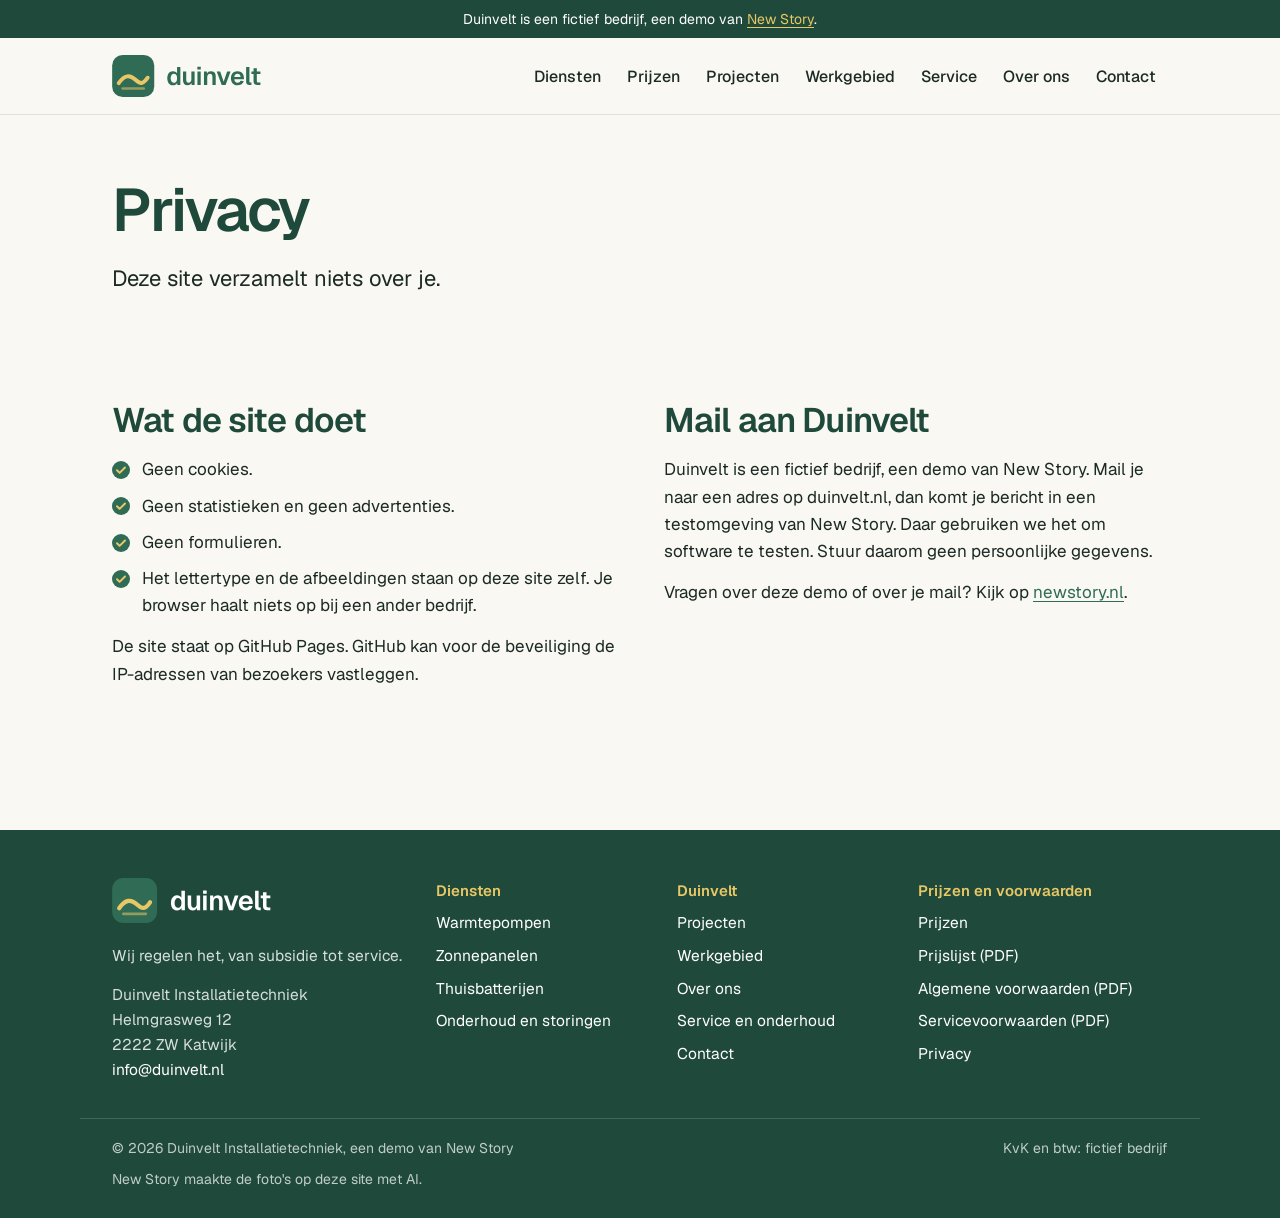
<file: privacy/index.html>
<!doctype html>
<html lang="nl">
<head>
<meta charset="utf-8">
<title>Privacy - Duinvelt Installatietechniek</title>
<meta name="description" content="De site van Duinvelt, een fictief bedrijf van New Story, plaatst geen cookies en verzamelt niets.">
<!-- blok kop-meta -->
<meta name="viewport" content="width=device-width, initial-scale=1">
<meta name="robots" content="noindex, nofollow">
<meta name="theme-color" content="#1f4a3b">
<link rel="icon" href="/beeldmerk.svg" type="image/svg+xml">
<link rel="apple-touch-icon" href="/apple-touch-icon.png">
<link rel="preload" href="/fonts/geist-latin-wght-normal.woff2" as="font" type="font/woff2" crossorigin>
<link rel="stylesheet" href="/stijl.css?v=779e3616">
<!-- /blok -->
</head>
<body>
<!-- blok kop -->
<a class="naar-inhoud" href="#inhoud">Naar de inhoud</a>
<div class="melding"><p>Duinvelt is een fictief bedrijf, een demo van <a href="https://newstory.nl">New Story</a>.</p></div>
<header class="kop">
<div class="wrap">
<a class="logo" href="/"><img src="/logo.svg" alt="Duinvelt, naar de startpagina" width="150" height="42"></a>
<nav class="hoofdmenu" aria-label="Hoofdmenu"><ul><li><a href="/diensten/">Diensten</a></li><li><a href="/prijzen/">Prijzen</a></li><li><a href="/projecten/">Projecten</a></li><li><a href="/werkgebied/">Werkgebied</a></li><li><a href="/service/">Service</a></li><li><a href="/over-ons/">Over ons</a></li><li><a href="/contact/">Contact</a></li></ul></nav>
<details class="menu"><summary>Menu <svg viewBox="0 0 18 18" aria-hidden="true"><path d="M2 4.5h14M2 9h14M2 13.5h14" stroke="currentColor" stroke-width="2" stroke-linecap="round"/></svg></summary><nav aria-label="Hoofdmenu"><ul><li><a href="/diensten/">Diensten</a></li><li><a href="/prijzen/">Prijzen</a></li><li><a href="/projecten/">Projecten</a></li><li><a href="/werkgebied/">Werkgebied</a></li><li><a href="/service/">Service</a></li><li><a href="/over-ons/">Over ons</a></li><li><a href="/contact/">Contact</a></li></ul></nav></details>
</div>
</header>
<!-- /blok -->
<main id="inhoud">

<section class="paginakop">
<div class="wrap">
<h1>Privacy</h1>
<p class="lead">Deze site verzamelt niets over je.</p>
</div>
</section>

<section class="sectie">
<div class="wrap twee">
<div>
<h2>Wat de site doet</h2>
<ul class="vinken">
<li>Geen cookies.</li>
<li>Geen statistieken en geen advertenties.</li>
<li>Geen formulieren.</li>
<li>Het lettertype en de afbeeldingen staan op deze site zelf. Je browser haalt niets op bij een ander bedrijf.</li>
</ul>
<p>De site staat op GitHub Pages. GitHub kan voor de beveiliging de IP-adressen van bezoekers vastleggen.</p>
</div>
<div>
<h2>Mail aan Duinvelt</h2>
<p>Duinvelt is een fictief bedrijf, een demo van New Story. Mail je naar een adres op duinvelt.nl, dan komt je bericht in een testomgeving van New Story. Daar gebruiken we het om software te testen. Stuur daarom geen persoonlijke gegevens.</p>
<p>Vragen over deze demo of over je mail? Kijk op <a href="https://newstory.nl">newstory.nl</a>.</p>
</div>
</div>
</section>

</main>
<!-- blok voet -->
<footer class="voet">
<div class="wrap voet-raster">
<div class="voet-merk"><a class="logo" href="/"><img src="/logo-wit.svg" alt="Duinvelt, naar de startpagina" width="160" height="45"></a><p>Wij regelen het, van subsidie tot service.</p><p>Duinvelt Installatietechniek<br>Helmgrasweg 12<br>2222 ZW Katwijk<br><a href="mailto:info@duinvelt.nl">info@duinvelt.nl</a></p></div>
<nav aria-label="Diensten"><h2>Diensten</h2><ul><li><a href="/diensten/warmtepompen/">Warmtepompen</a></li><li><a href="/diensten/zonnepanelen/">Zonnepanelen</a></li><li><a href="/diensten/thuisbatterijen/">Thuisbatterijen</a></li><li><a href="/diensten/onderhoud-en-storingen/">Onderhoud en storingen</a></li></ul></nav>
<nav aria-label="Duinvelt"><h2>Duinvelt</h2><ul><li><a href="/projecten/">Projecten</a></li><li><a href="/werkgebied/">Werkgebied</a></li><li><a href="/over-ons/">Over ons</a></li><li><a href="/service/">Service en onderhoud</a></li><li><a href="/contact/">Contact</a></li></ul></nav>
<nav aria-label="Prijzen en voorwaarden"><h2>Prijzen en voorwaarden</h2><ul><li><a href="/prijzen/">Prijzen</a></li><li><a href="/documenten/prijslijst.pdf">Prijslijst (PDF)</a></li><li><a href="/documenten/algemene-voorwaarden.pdf">Algemene voorwaarden (PDF)</a></li><li><a href="/documenten/servicevoorwaarden.pdf">Servicevoorwaarden (PDF)</a></li><li><a href="/privacy/">Privacy</a></li></ul></nav>
</div>
<div class="wrap voet-onder"><p>&copy; 2026 Duinvelt Installatietechniek, een demo van New Story</p><p>KvK en btw: fictief bedrijf</p></div>
</footer>
<!-- /blok -->
<div class="voet-beeld"><div class="wrap"><p>New Story maakte de foto's op deze site met AI.</p></div></div>
</body>
</html>
</file>
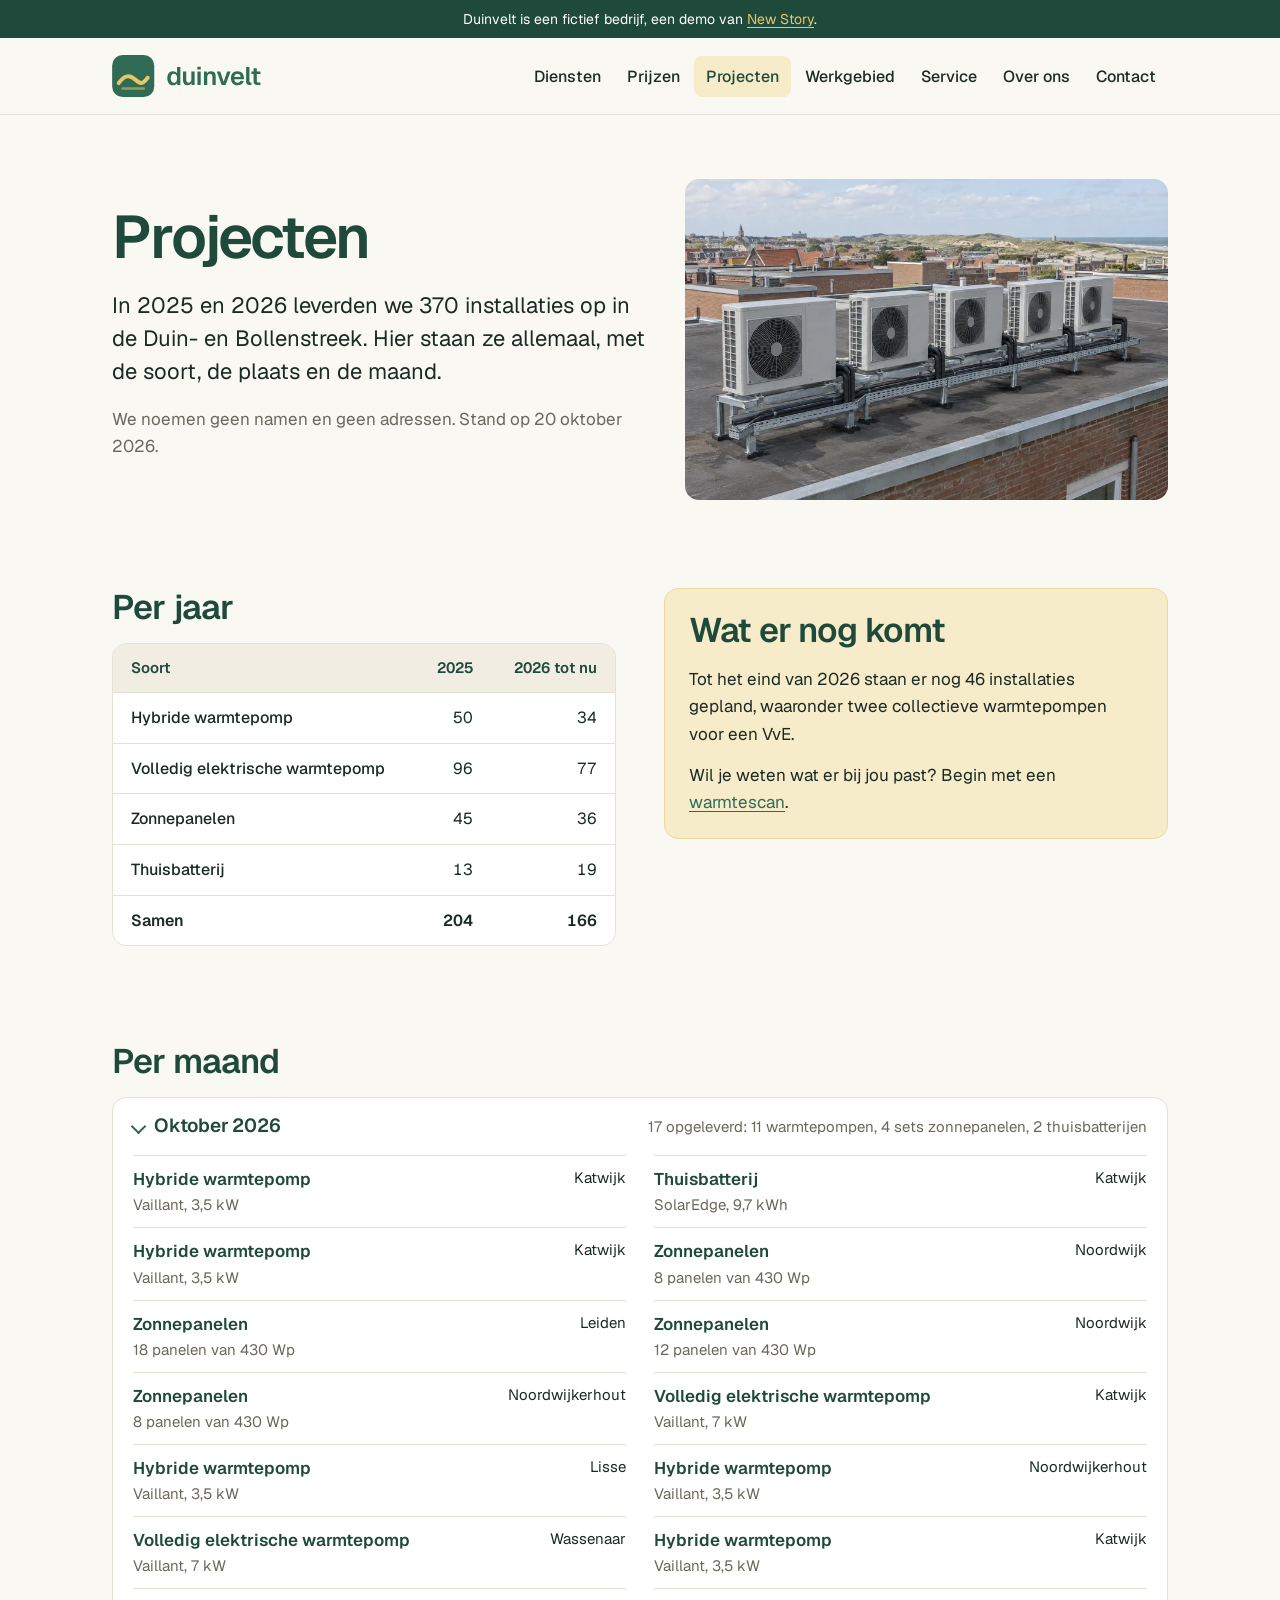
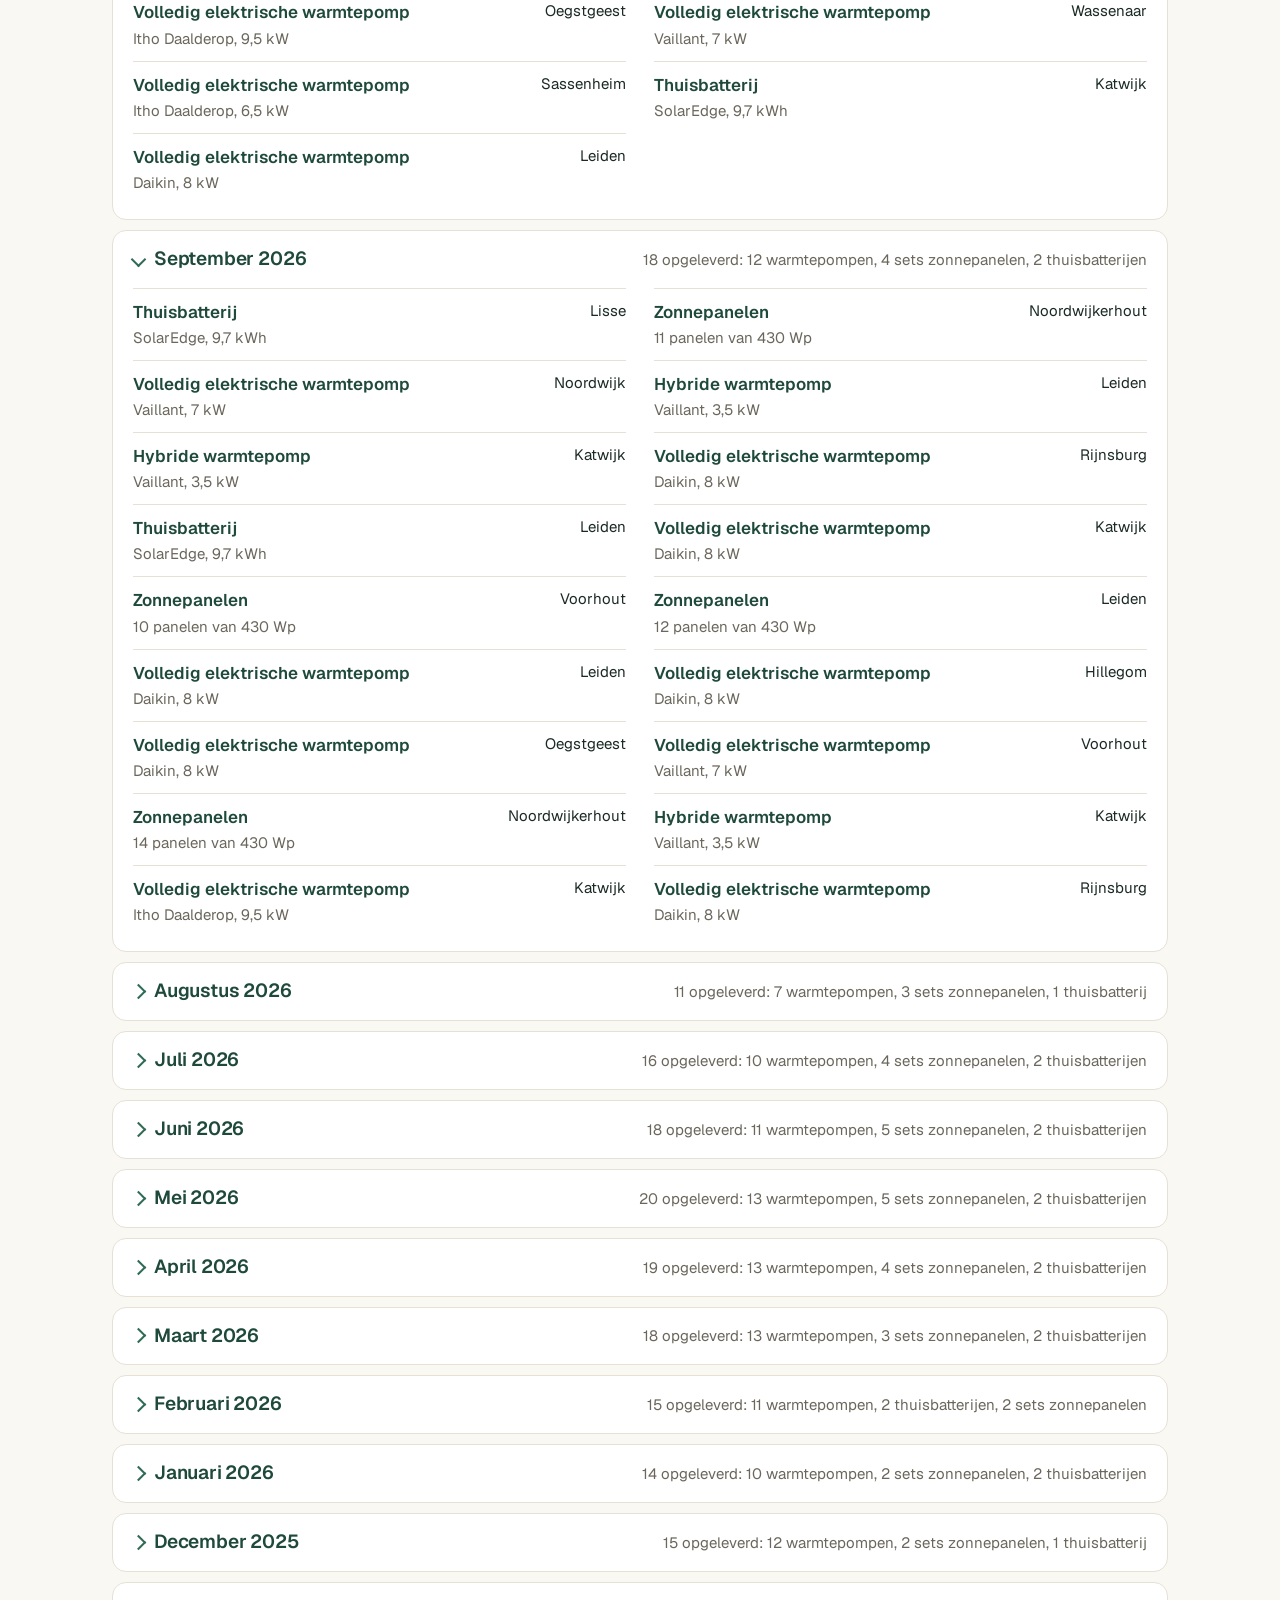
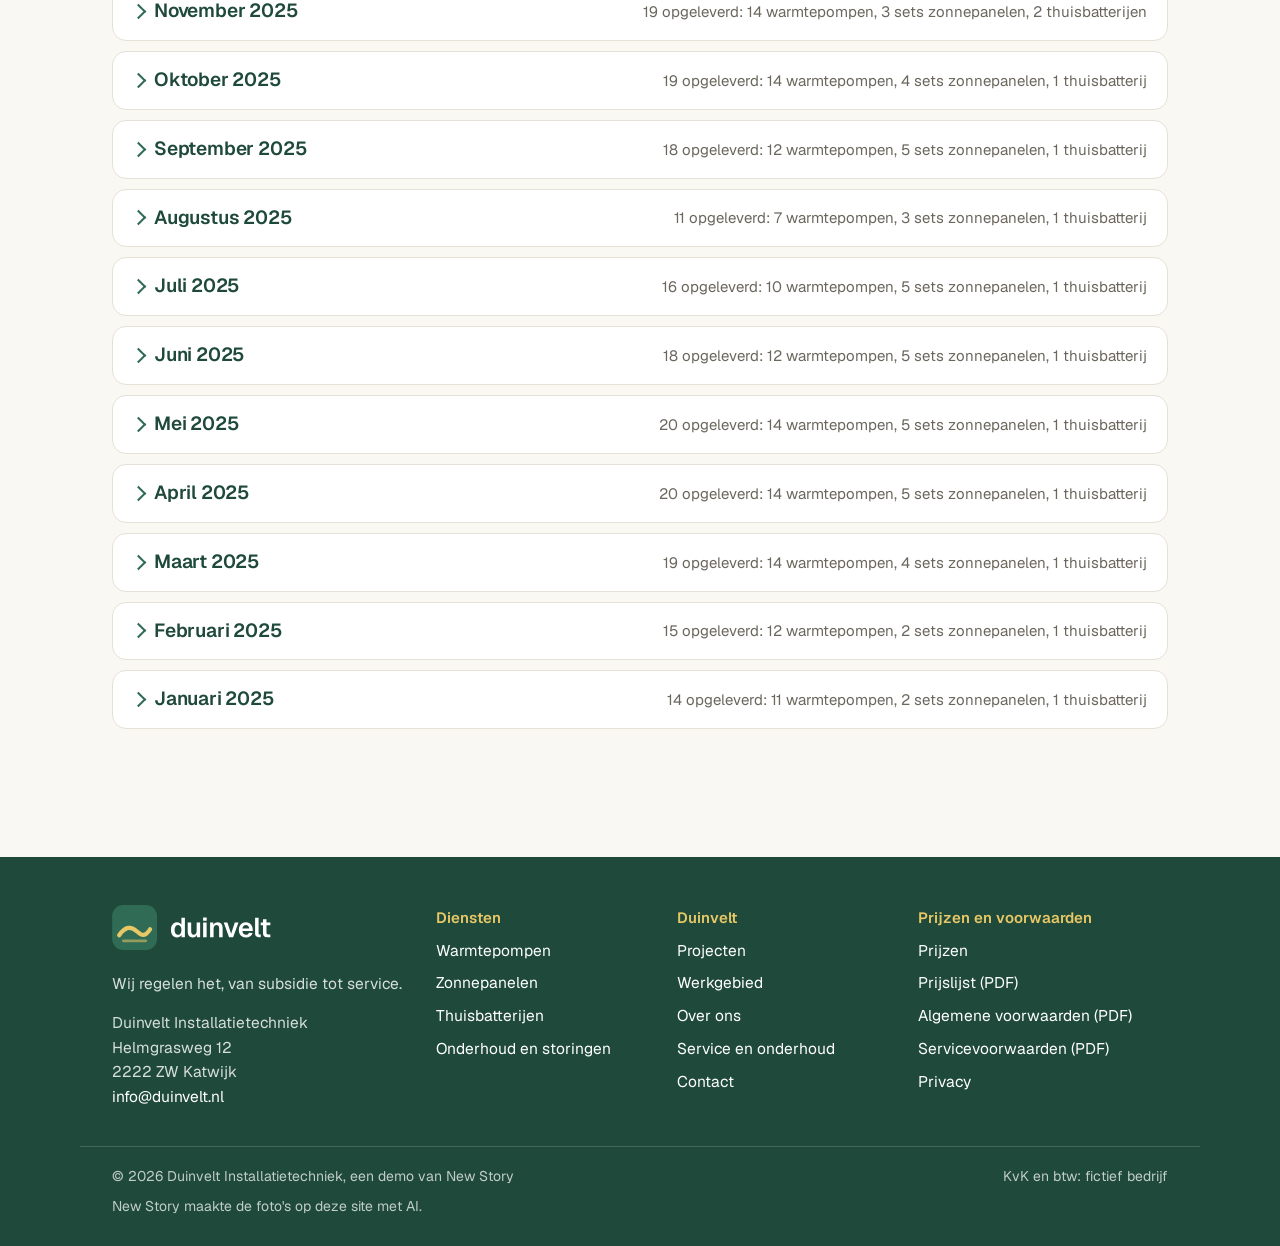
<file: projecten/index.html>
<!doctype html>
<html lang="nl">
<head>
<meta charset="utf-8">
<title>Projecten - Duinvelt Installatietechniek</title>
<meta name="description" content="De installaties die Duinvelt, een fictief installatiebedrijf, in 2025 en 2026 opleverde: soort, plaats en maand.">
<!-- blok kop-meta -->
<meta name="viewport" content="width=device-width, initial-scale=1">
<meta name="robots" content="noindex, nofollow">
<meta name="theme-color" content="#1f4a3b">
<link rel="icon" href="/beeldmerk.svg" type="image/svg+xml">
<link rel="apple-touch-icon" href="/apple-touch-icon.png">
<link rel="preload" href="/fonts/geist-latin-wght-normal.woff2" as="font" type="font/woff2" crossorigin>
<link rel="stylesheet" href="/stijl.css?v=779e3616">
<!-- /blok -->
<!-- Gemaakt door scripts/maak_site.py uit de bron: wijzig het daar, niet hier. -->
</head>
<body>
<!-- blok kop -->
<a class="naar-inhoud" href="#inhoud">Naar de inhoud</a>
<div class="melding"><p>Duinvelt is een fictief bedrijf, een demo van <a href="https://newstory.nl">New Story</a>.</p></div>
<header class="kop">
<div class="wrap">
<a class="logo" href="/"><img src="/logo.svg" alt="Duinvelt, naar de startpagina" width="150" height="42"></a>
<nav class="hoofdmenu" aria-label="Hoofdmenu"><ul><li><a href="/diensten/">Diensten</a></li><li><a href="/prijzen/">Prijzen</a></li><li><a href="/projecten/" aria-current="page">Projecten</a></li><li><a href="/werkgebied/">Werkgebied</a></li><li><a href="/service/">Service</a></li><li><a href="/over-ons/">Over ons</a></li><li><a href="/contact/">Contact</a></li></ul></nav>
<details class="menu"><summary>Menu <svg viewBox="0 0 18 18" aria-hidden="true"><path d="M2 4.5h14M2 9h14M2 13.5h14" stroke="currentColor" stroke-width="2" stroke-linecap="round"/></svg></summary><nav aria-label="Hoofdmenu"><ul><li><a href="/diensten/">Diensten</a></li><li><a href="/prijzen/">Prijzen</a></li><li><a href="/projecten/" aria-current="page">Projecten</a></li><li><a href="/werkgebied/">Werkgebied</a></li><li><a href="/service/">Service</a></li><li><a href="/over-ons/">Over ons</a></li><li><a href="/contact/">Contact</a></li></ul></nav></details>
</div>
</header>
<!-- /blok -->
<main id="inhoud">

<section class="paginakop"><div class="wrap kop-raster"><div>
<h1>Projecten</h1>
<p class="lead">In 2025 en 2026 leverden we 370 installaties op in de Duin- en Bollenstreek. Hier staan ze allemaal, met de soort, de plaats en de maand.</p>
<p class="stil">We noemen geen namen en geen adressen. Stand op 20 oktober 2026.</p>
</div>
<img class="foto" src="/beeld/vve-dak-1600.webp" srcset="/beeld/vve-dak-800.webp 800w, /beeld/vve-dak-1600.webp 1600w" sizes="(min-width: 900px) 490px, calc(100vw - 40px)" width="1600" height="1062" loading="lazy" alt="Vijf warmtepompen op een rij op het platte dak van een bakstenen flat, met uitzicht over de daken naar de duinen.">
</div></section>

<section class="sectie"><div class="wrap twee">
<div><h2>Per jaar</h2>
<div class="tabel-wrap"><table class="tabel"><thead><tr><th scope="col">Soort</th><th scope="col" class="num">2025</th>
<th scope="col" class="num">2026 tot nu</th></tr></thead><tbody><tr><th scope="row">Hybride warmtepomp</th><td class="num">50</td><td class="num">34</td></tr><tr><th scope="row">Volledig elektrische warmtepomp</th><td class="num">96</td><td class="num">77</td></tr><tr><th scope="row">Zonnepanelen</th><td class="num">45</td><td class="num">36</td></tr><tr><th scope="row">Thuisbatterij</th><td class="num">13</td><td class="num">19</td></tr>
<tr><th scope="row"><strong>Samen</strong></th><td class="num"><strong>204</strong></td><td class="num"><strong>166</strong></td></tr>
</tbody></table></div></div>
<div class="kader"><h2>Wat er nog komt</h2>
<p>Tot het eind van 2026 staan er nog 46 installaties gepland, waaronder twee collectieve warmtepompen voor een VvE.</p>
<p>Wil je weten wat er bij jou past? Begin met een <a href="/diensten/warmtepompen/#warmtescan">warmtescan</a>.</p></div>
</div></section>

<section class="sectie"><div class="wrap">
<h2>Per maand</h2>
<div class="maanden">
<details class="maand" open><summary><h3>Oktober 2026</h3><span class="stil">17 opgeleverd: 11 warmtepompen, 4 sets zonnepanelen, 2 thuisbatterijen</span></summary><ul><li><span><span class="project-soort">Hybride warmtepomp</span><span class="project-detail">Vaillant, 3,5 kW</span></span><span class="plaats">Katwijk</span></li><li><span><span class="project-soort">Thuisbatterij</span><span class="project-detail">SolarEdge, 9,7 kWh</span></span><span class="plaats">Katwijk</span></li><li><span><span class="project-soort">Hybride warmtepomp</span><span class="project-detail">Vaillant, 3,5 kW</span></span><span class="plaats">Katwijk</span></li><li><span><span class="project-soort">Zonnepanelen</span><span class="project-detail">8 panelen van 430 Wp</span></span><span class="plaats">Noordwijk</span></li><li><span><span class="project-soort">Zonnepanelen</span><span class="project-detail">18 panelen van 430 Wp</span></span><span class="plaats">Leiden</span></li><li><span><span class="project-soort">Zonnepanelen</span><span class="project-detail">12 panelen van 430 Wp</span></span><span class="plaats">Noordwijk</span></li><li><span><span class="project-soort">Zonnepanelen</span><span class="project-detail">8 panelen van 430 Wp</span></span><span class="plaats">Noordwijkerhout</span></li><li><span><span class="project-soort">Volledig elektrische warmtepomp</span><span class="project-detail">Vaillant, 7 kW</span></span><span class="plaats">Katwijk</span></li><li><span><span class="project-soort">Hybride warmtepomp</span><span class="project-detail">Vaillant, 3,5 kW</span></span><span class="plaats">Lisse</span></li><li><span><span class="project-soort">Hybride warmtepomp</span><span class="project-detail">Vaillant, 3,5 kW</span></span><span class="plaats">Noordwijkerhout</span></li><li><span><span class="project-soort">Volledig elektrische warmtepomp</span><span class="project-detail">Vaillant, 7 kW</span></span><span class="plaats">Wassenaar</span></li><li><span><span class="project-soort">Hybride warmtepomp</span><span class="project-detail">Vaillant, 3,5 kW</span></span><span class="plaats">Katwijk</span></li><li><span><span class="project-soort">Volledig elektrische warmtepomp</span><span class="project-detail">Itho Daalderop, 9,5 kW</span></span><span class="plaats">Oegstgeest</span></li><li><span><span class="project-soort">Volledig elektrische warmtepomp</span><span class="project-detail">Vaillant, 7 kW</span></span><span class="plaats">Wassenaar</span></li><li><span><span class="project-soort">Volledig elektrische warmtepomp</span><span class="project-detail">Itho Daalderop, 6,5 kW</span></span><span class="plaats">Sassenheim</span></li><li><span><span class="project-soort">Thuisbatterij</span><span class="project-detail">SolarEdge, 9,7 kWh</span></span><span class="plaats">Katwijk</span></li><li><span><span class="project-soort">Volledig elektrische warmtepomp</span><span class="project-detail">Daikin, 8 kW</span></span><span class="plaats">Leiden</span></li></ul></details>
<details class="maand" open><summary><h3>September 2026</h3><span class="stil">18 opgeleverd: 12 warmtepompen, 4 sets zonnepanelen, 2 thuisbatterijen</span></summary><ul><li><span><span class="project-soort">Thuisbatterij</span><span class="project-detail">SolarEdge, 9,7 kWh</span></span><span class="plaats">Lisse</span></li><li><span><span class="project-soort">Zonnepanelen</span><span class="project-detail">11 panelen van 430 Wp</span></span><span class="plaats">Noordwijkerhout</span></li><li><span><span class="project-soort">Volledig elektrische warmtepomp</span><span class="project-detail">Vaillant, 7 kW</span></span><span class="plaats">Noordwijk</span></li><li><span><span class="project-soort">Hybride warmtepomp</span><span class="project-detail">Vaillant, 3,5 kW</span></span><span class="plaats">Leiden</span></li><li><span><span class="project-soort">Hybride warmtepomp</span><span class="project-detail">Vaillant, 3,5 kW</span></span><span class="plaats">Katwijk</span></li><li><span><span class="project-soort">Volledig elektrische warmtepomp</span><span class="project-detail">Daikin, 8 kW</span></span><span class="plaats">Rijnsburg</span></li><li><span><span class="project-soort">Thuisbatterij</span><span class="project-detail">SolarEdge, 9,7 kWh</span></span><span class="plaats">Leiden</span></li><li><span><span class="project-soort">Volledig elektrische warmtepomp</span><span class="project-detail">Daikin, 8 kW</span></span><span class="plaats">Katwijk</span></li><li><span><span class="project-soort">Zonnepanelen</span><span class="project-detail">10 panelen van 430 Wp</span></span><span class="plaats">Voorhout</span></li><li><span><span class="project-soort">Zonnepanelen</span><span class="project-detail">12 panelen van 430 Wp</span></span><span class="plaats">Leiden</span></li><li><span><span class="project-soort">Volledig elektrische warmtepomp</span><span class="project-detail">Daikin, 8 kW</span></span><span class="plaats">Leiden</span></li><li><span><span class="project-soort">Volledig elektrische warmtepomp</span><span class="project-detail">Daikin, 8 kW</span></span><span class="plaats">Hillegom</span></li><li><span><span class="project-soort">Volledig elektrische warmtepomp</span><span class="project-detail">Daikin, 8 kW</span></span><span class="plaats">Oegstgeest</span></li><li><span><span class="project-soort">Volledig elektrische warmtepomp</span><span class="project-detail">Vaillant, 7 kW</span></span><span class="plaats">Voorhout</span></li><li><span><span class="project-soort">Zonnepanelen</span><span class="project-detail">14 panelen van 430 Wp</span></span><span class="plaats">Noordwijkerhout</span></li><li><span><span class="project-soort">Hybride warmtepomp</span><span class="project-detail">Vaillant, 3,5 kW</span></span><span class="plaats">Katwijk</span></li><li><span><span class="project-soort">Volledig elektrische warmtepomp</span><span class="project-detail">Itho Daalderop, 9,5 kW</span></span><span class="plaats">Katwijk</span></li><li><span><span class="project-soort">Volledig elektrische warmtepomp</span><span class="project-detail">Daikin, 8 kW</span></span><span class="plaats">Rijnsburg</span></li></ul></details>
<details class="maand"><summary><h3>Augustus 2026</h3><span class="stil">11 opgeleverd: 7 warmtepompen, 3 sets zonnepanelen, 1 thuisbatterij</span></summary><ul><li><span><span class="project-soort">Volledig elektrische warmtepomp</span><span class="project-detail">Itho Daalderop, 6,5 kW</span></span><span class="plaats">Hillegom</span></li><li><span><span class="project-soort">Hybride warmtepomp</span><span class="project-detail">Vaillant, 3,5 kW</span></span><span class="plaats">Lisse</span></li><li><span><span class="project-soort">Zonnepanelen</span><span class="project-detail">16 panelen van 430 Wp</span></span><span class="plaats">Lisse</span></li><li><span><span class="project-soort">Volledig elektrische warmtepomp</span><span class="project-detail">Vaillant, 7 kW</span></span><span class="plaats">Noordwijkerhout</span></li><li><span><span class="project-soort">Hybride warmtepomp</span><span class="project-detail">Vaillant, 3,5 kW</span></span><span class="plaats">Leiden</span></li><li><span><span class="project-soort">Zonnepanelen</span><span class="project-detail">18 panelen van 430 Wp</span></span><span class="plaats">Wassenaar</span></li><li><span><span class="project-soort">Volledig elektrische warmtepomp</span><span class="project-detail">Itho Daalderop, 9,5 kW</span></span><span class="plaats">Noordwijkerhout</span></li><li><span><span class="project-soort">Zonnepanelen</span><span class="project-detail">8 panelen van 430 Wp</span></span><span class="plaats">Leiden</span></li><li><span><span class="project-soort">Thuisbatterij</span><span class="project-detail">SolarEdge, 9,7 kWh</span></span><span class="plaats">Katwijk</span></li><li><span><span class="project-soort">Volledig elektrische warmtepomp</span><span class="project-detail">Daikin, 8 kW</span></span><span class="plaats">Voorhout</span></li><li><span><span class="project-soort">Volledig elektrische warmtepomp</span><span class="project-detail">Daikin, 8 kW</span></span><span class="plaats">Noordwijkerhout</span></li></ul></details>
<details class="maand"><summary><h3>Juli 2026</h3><span class="stil">16 opgeleverd: 10 warmtepompen, 4 sets zonnepanelen, 2 thuisbatterijen</span></summary><ul><li><span><span class="project-soort">Thuisbatterij</span><span class="project-detail">SolarEdge, 9,7 kWh</span></span><span class="plaats">Voorhout</span></li><li><span><span class="project-soort">Zonnepanelen</span><span class="project-detail">9 panelen van 430 Wp</span></span><span class="plaats">Rijnsburg</span></li><li><span><span class="project-soort">Volledig elektrische warmtepomp</span><span class="project-detail">Vaillant, 7 kW</span></span><span class="plaats">Oegstgeest</span></li><li><span><span class="project-soort">Hybride warmtepomp</span><span class="project-detail">Vaillant, 3,5 kW</span></span><span class="plaats">Wassenaar</span></li><li><span><span class="project-soort">Volledig elektrische warmtepomp</span><span class="project-detail">Itho Daalderop, 6,5 kW</span></span><span class="plaats">Lisse</span></li><li><span><span class="project-soort">Volledig elektrische warmtepomp</span><span class="project-detail">Vaillant, 7 kW</span></span><span class="plaats">Lisse</span></li><li><span><span class="project-soort">Volledig elektrische warmtepomp</span><span class="project-detail">Vaillant, 7 kW</span></span><span class="plaats">Sassenheim</span></li><li><span><span class="project-soort">Volledig elektrische warmtepomp</span><span class="project-detail">Itho Daalderop, 6,5 kW</span></span><span class="plaats">Noordwijk</span></li><li><span><span class="project-soort">Hybride warmtepomp</span><span class="project-detail">Vaillant, 3,5 kW</span></span><span class="plaats">Sassenheim</span></li><li><span><span class="project-soort">Thuisbatterij</span><span class="project-detail">SolarEdge, 9,7 kWh</span></span><span class="plaats">Lisse</span></li><li><span><span class="project-soort">Volledig elektrische warmtepomp</span><span class="project-detail">Vaillant, 7 kW</span></span><span class="plaats">Voorhout</span></li><li><span><span class="project-soort">Volledig elektrische warmtepomp</span><span class="project-detail">Daikin, 8 kW</span></span><span class="plaats">Lisse</span></li><li><span><span class="project-soort">Hybride warmtepomp</span><span class="project-detail">Vaillant, 3,5 kW</span></span><span class="plaats">Rijnsburg</span></li><li><span><span class="project-soort">Zonnepanelen</span><span class="project-detail">9 panelen van 430 Wp</span></span><span class="plaats">Oegstgeest</span></li><li><span><span class="project-soort">Zonnepanelen</span><span class="project-detail">9 panelen van 430 Wp</span></span><span class="plaats">Voorhout</span></li><li><span><span class="project-soort">Zonnepanelen</span><span class="project-detail">12 panelen van 430 Wp</span></span><span class="plaats">Rijnsburg</span></li></ul></details>
<details class="maand"><summary><h3>Juni 2026</h3><span class="stil">18 opgeleverd: 11 warmtepompen, 5 sets zonnepanelen, 2 thuisbatterijen</span></summary><ul><li><span><span class="project-soort">Volledig elektrische warmtepomp</span><span class="project-detail">Daikin, 8 kW</span></span><span class="plaats">Leiden</span></li><li><span><span class="project-soort">Zonnepanelen</span><span class="project-detail">36 panelen van 430 Wp</span></span><span class="plaats">Voorhout</span></li><li><span><span class="project-soort">Zonnepanelen</span><span class="project-detail">9 panelen van 430 Wp</span></span><span class="plaats">Oegstgeest</span></li><li><span><span class="project-soort">Volledig elektrische warmtepomp</span><span class="project-detail">Daikin, 8 kW</span></span><span class="plaats">Sassenheim</span></li><li><span><span class="project-soort">Thuisbatterij</span><span class="project-detail">SolarEdge, 9,7 kWh</span></span><span class="plaats">Lisse</span></li><li><span><span class="project-soort">Volledig elektrische warmtepomp</span><span class="project-detail">Daikin, 8 kW</span></span><span class="plaats">Noordwijkerhout</span></li><li><span><span class="project-soort">Volledig elektrische warmtepomp</span><span class="project-detail">Daikin, 8 kW</span></span><span class="plaats">Hillegom</span></li><li><span><span class="project-soort">Zonnepanelen</span><span class="project-detail">12 panelen van 430 Wp</span></span><span class="plaats">Lisse</span></li><li><span><span class="project-soort">Volledig elektrische warmtepomp</span><span class="project-detail">Daikin, 8 kW</span></span><span class="plaats">Noordwijkerhout</span></li><li><span><span class="project-soort">Thuisbatterij</span><span class="project-detail">SolarEdge, 9,7 kWh</span></span><span class="plaats">Rijnsburg</span></li><li><span><span class="project-soort">Hybride warmtepomp</span><span class="project-detail">Vaillant, 3,5 kW</span></span><span class="plaats">Leiden</span></li><li><span><span class="project-soort">Zonnepanelen</span><span class="project-detail">20 panelen van 430 Wp</span></span><span class="plaats">Katwijk</span></li><li><span><span class="project-soort">Volledig elektrische warmtepomp</span><span class="project-detail">Daikin, 8 kW</span></span><span class="plaats">Sassenheim</span></li><li><span><span class="project-soort">Hybride warmtepomp</span><span class="project-detail">Vaillant, 3,5 kW</span></span><span class="plaats">Voorhout</span></li><li><span><span class="project-soort">Zonnepanelen</span><span class="project-detail">10 panelen van 430 Wp</span></span><span class="plaats">Katwijk</span></li><li><span><span class="project-soort">Volledig elektrische warmtepomp</span><span class="project-detail">Daikin, 8 kW</span></span><span class="plaats">Voorhout</span></li><li><span><span class="project-soort">Hybride warmtepomp</span><span class="project-detail">Vaillant, 3,5 kW</span></span><span class="plaats">Noordwijkerhout</span></li><li><span><span class="project-soort">Volledig elektrische warmtepomp</span><span class="project-detail">Itho Daalderop, 9,5 kW</span></span><span class="plaats">Hillegom</span></li></ul></details>
<details class="maand"><summary><h3>Mei 2026</h3><span class="stil">20 opgeleverd: 13 warmtepompen, 5 sets zonnepanelen, 2 thuisbatterijen</span></summary><ul><li><span><span class="project-soort">Hybride warmtepomp</span><span class="project-detail">Vaillant, 3,5 kW</span></span><span class="plaats">Katwijk</span></li><li><span><span class="project-soort">Hybride warmtepomp</span><span class="project-detail">Vaillant, 3,5 kW</span></span><span class="plaats">Oegstgeest</span></li><li><span><span class="project-soort">Volledig elektrische warmtepomp</span><span class="project-detail">Daikin, 8 kW</span></span><span class="plaats">Noordwijk</span></li><li><span><span class="project-soort">Volledig elektrische warmtepomp</span><span class="project-detail">Vaillant, 7 kW</span></span><span class="plaats">Leiden</span></li><li><span><span class="project-soort">Thuisbatterij</span><span class="project-detail">SolarEdge, 9,7 kWh</span></span><span class="plaats">Noordwijk</span></li><li><span><span class="project-soort">Volledig elektrische warmtepomp</span><span class="project-detail">Daikin, 8 kW</span></span><span class="plaats">Hillegom</span></li><li><span><span class="project-soort">Volledig elektrische warmtepomp</span><span class="project-detail">Daikin, 8 kW</span></span><span class="plaats">Wassenaar</span></li><li><span><span class="project-soort">Zonnepanelen</span><span class="project-detail">14 panelen van 430 Wp</span></span><span class="plaats">Oegstgeest</span></li><li><span><span class="project-soort">Zonnepanelen</span><span class="project-detail">16 panelen van 430 Wp</span></span><span class="plaats">Katwijk</span></li><li><span><span class="project-soort">Volledig elektrische warmtepomp</span><span class="project-detail">Itho Daalderop, 6,5 kW</span></span><span class="plaats">Leiden</span></li><li><span><span class="project-soort">Zonnepanelen</span><span class="project-detail">18 panelen van 430 Wp</span></span><span class="plaats">Lisse</span></li><li><span><span class="project-soort">Thuisbatterij</span><span class="project-detail">SolarEdge, 9,7 kWh</span></span><span class="plaats">Leiden</span></li><li><span><span class="project-soort">Volledig elektrische warmtepomp</span><span class="project-detail">Daikin, 8 kW</span></span><span class="plaats">Voorhout</span></li><li><span><span class="project-soort">Hybride warmtepomp</span><span class="project-detail">Vaillant, 3,5 kW</span></span><span class="plaats">Rijnsburg</span></li><li><span><span class="project-soort">Volledig elektrische warmtepomp</span><span class="project-detail">Daikin, 8 kW</span></span><span class="plaats">Noordwijk</span></li><li><span><span class="project-soort">Zonnepanelen</span><span class="project-detail">10 panelen van 430 Wp</span></span><span class="plaats">Oegstgeest</span></li><li><span><span class="project-soort">Hybride warmtepomp</span><span class="project-detail">Vaillant, 3,5 kW</span></span><span class="plaats">Katwijk</span></li><li><span><span class="project-soort">Volledig elektrische warmtepomp</span><span class="project-detail">Vaillant, 7 kW</span></span><span class="plaats">Katwijk</span></li><li><span><span class="project-soort">Zonnepanelen</span><span class="project-detail">12 panelen van 430 Wp</span></span><span class="plaats">Noordwijk</span></li><li><span><span class="project-soort">Volledig elektrische warmtepomp</span><span class="project-detail">Vaillant, 7 kW</span></span><span class="plaats">Katwijk</span></li></ul></details>
<details class="maand"><summary><h3>April 2026</h3><span class="stil">19 opgeleverd: 13 warmtepompen, 4 sets zonnepanelen, 2 thuisbatterijen</span></summary><ul><li><span><span class="project-soort">Volledig elektrische warmtepomp</span><span class="project-detail">Daikin, 8 kW</span></span><span class="plaats">Voorhout</span></li><li><span><span class="project-soort">Volledig elektrische warmtepomp</span><span class="project-detail">Itho Daalderop, 9,5 kW</span></span><span class="plaats">Lisse</span></li><li><span><span class="project-soort">Volledig elektrische warmtepomp</span><span class="project-detail">Daikin, 8 kW</span></span><span class="plaats">Lisse</span></li><li><span><span class="project-soort">Volledig elektrische warmtepomp</span><span class="project-detail">Vaillant, 7 kW</span></span><span class="plaats">Katwijk</span></li><li><span><span class="project-soort">Zonnepanelen</span><span class="project-detail">18 panelen van 430 Wp</span></span><span class="plaats">Lisse</span></li><li><span><span class="project-soort">Volledig elektrische warmtepomp</span><span class="project-detail">Itho Daalderop, 9,5 kW</span></span><span class="plaats">Noordwijk</span></li><li><span><span class="project-soort">Hybride warmtepomp</span><span class="project-detail">Vaillant, 3,5 kW</span></span><span class="plaats">Sassenheim</span></li><li><span><span class="project-soort">Thuisbatterij</span><span class="project-detail">SolarEdge, 9,7 kWh</span></span><span class="plaats">Lisse</span></li><li><span><span class="project-soort">Zonnepanelen</span><span class="project-detail">14 panelen van 430 Wp</span></span><span class="plaats">Leiden</span></li><li><span><span class="project-soort">Thuisbatterij</span><span class="project-detail">SolarEdge, 9,7 kWh</span></span><span class="plaats">Lisse</span></li><li><span><span class="project-soort">Volledig elektrische warmtepomp</span><span class="project-detail">Vaillant, 7 kW</span></span><span class="plaats">Noordwijk</span></li><li><span><span class="project-soort">Zonnepanelen</span><span class="project-detail">16 panelen van 430 Wp</span></span><span class="plaats">Katwijk</span></li><li><span><span class="project-soort">Volledig elektrische warmtepomp</span><span class="project-detail">Vaillant, 7 kW</span></span><span class="plaats">Voorhout</span></li><li><span><span class="project-soort">Hybride warmtepomp</span><span class="project-detail">Vaillant, 3,5 kW</span></span><span class="plaats">Voorhout</span></li><li><span><span class="project-soort">Volledig elektrische warmtepomp</span><span class="project-detail">Daikin, 8 kW</span></span><span class="plaats">Noordwijk</span></li><li><span><span class="project-soort">Volledig elektrische warmtepomp</span><span class="project-detail">Itho Daalderop, 9,5 kW</span></span><span class="plaats">Lisse</span></li><li><span><span class="project-soort">Hybride warmtepomp</span><span class="project-detail">Vaillant, 3,5 kW</span></span><span class="plaats">Leiden</span></li><li><span><span class="project-soort">Hybride warmtepomp</span><span class="project-detail">Vaillant, 3,5 kW</span></span><span class="plaats">Oegstgeest</span></li><li><span><span class="project-soort">Zonnepanelen</span><span class="project-detail">10 panelen van 430 Wp</span></span><span class="plaats">Katwijk</span></li></ul></details>
<details class="maand"><summary><h3>Maart 2026</h3><span class="stil">18 opgeleverd: 13 warmtepompen, 3 sets zonnepanelen, 2 thuisbatterijen</span></summary><ul><li><span><span class="project-soort">Thuisbatterij</span><span class="project-detail">SolarEdge, 9,7 kWh</span></span><span class="plaats">Lisse</span></li><li><span><span class="project-soort">Zonnepanelen</span><span class="project-detail">18 panelen van 430 Wp</span></span><span class="plaats">Noordwijkerhout</span></li><li><span><span class="project-soort">Volledig elektrische warmtepomp</span><span class="project-detail">Itho Daalderop, 9,5 kW</span></span><span class="plaats">Noordwijk</span></li><li><span><span class="project-soort">Volledig elektrische warmtepomp</span><span class="project-detail">Daikin, 8 kW</span></span><span class="plaats">Rijnsburg</span></li><li><span><span class="project-soort">Thuisbatterij</span><span class="project-detail">SolarEdge, 9,7 kWh</span></span><span class="plaats">Rijnsburg</span></li><li><span><span class="project-soort">Volledig elektrische warmtepomp</span><span class="project-detail">Daikin, 8 kW</span></span><span class="plaats">Katwijk</span></li><li><span><span class="project-soort">Volledig elektrische warmtepomp</span><span class="project-detail">Daikin, 8 kW</span></span><span class="plaats">Rijnsburg</span></li><li><span><span class="project-soort">Hybride warmtepomp</span><span class="project-detail">Vaillant, 3,5 kW</span></span><span class="plaats">Sassenheim</span></li><li><span><span class="project-soort">Hybride warmtepomp</span><span class="project-detail">Vaillant, 3,5 kW</span></span><span class="plaats">Rijnsburg</span></li><li><span><span class="project-soort">Zonnepanelen</span><span class="project-detail">10 panelen van 430 Wp</span></span><span class="plaats">Katwijk</span></li><li><span><span class="project-soort">Volledig elektrische warmtepomp</span><span class="project-detail">Daikin, 8 kW</span></span><span class="plaats">Leiden</span></li><li><span><span class="project-soort">Volledig elektrische warmtepomp</span><span class="project-detail">Daikin, 8 kW</span></span><span class="plaats">Katwijk</span></li><li><span><span class="project-soort">Volledig elektrische warmtepomp</span><span class="project-detail">Itho Daalderop, 9,5 kW</span></span><span class="plaats">Leiden</span></li><li><span><span class="project-soort">Volledig elektrische warmtepomp</span><span class="project-detail">Vaillant, 7 kW</span></span><span class="plaats">Oegstgeest</span></li><li><span><span class="project-soort">Zonnepanelen</span><span class="project-detail">13 panelen van 430 Wp</span></span><span class="plaats">Noordwijk</span></li><li><span><span class="project-soort">Hybride warmtepomp</span><span class="project-detail">Vaillant, 3,5 kW</span></span><span class="plaats">Katwijk</span></li><li><span><span class="project-soort">Hybride warmtepomp</span><span class="project-detail">Vaillant, 3,5 kW</span></span><span class="plaats">Oegstgeest</span></li><li><span><span class="project-soort">Volledig elektrische warmtepomp</span><span class="project-detail">Daikin, 8 kW</span></span><span class="plaats">Voorhout</span></li></ul></details>
<details class="maand"><summary><h3>Februari 2026</h3><span class="stil">15 opgeleverd: 11 warmtepompen, 2 thuisbatterijen, 2 sets zonnepanelen</span></summary><ul><li><span><span class="project-soort">Thuisbatterij</span><span class="project-detail">SolarEdge, 9,7 kWh</span></span><span class="plaats">Leiden</span></li><li><span><span class="project-soort">Volledig elektrische warmtepomp</span><span class="project-detail">Vaillant, 7 kW</span></span><span class="plaats">Sassenheim</span></li><li><span><span class="project-soort">Zonnepanelen</span><span class="project-detail">11 panelen van 430 Wp</span></span><span class="plaats">Oegstgeest</span></li><li><span><span class="project-soort">Hybride warmtepomp</span><span class="project-detail">Vaillant, 3,5 kW</span></span><span class="plaats">Sassenheim</span></li><li><span><span class="project-soort">Volledig elektrische warmtepomp</span><span class="project-detail">Daikin, 8 kW</span></span><span class="plaats">Leiden</span></li><li><span><span class="project-soort">Volledig elektrische warmtepomp</span><span class="project-detail">Vaillant, 7 kW</span></span><span class="plaats">Katwijk</span></li><li><span><span class="project-soort">Hybride warmtepomp</span><span class="project-detail">Vaillant, 3,5 kW</span></span><span class="plaats">Lisse</span></li><li><span><span class="project-soort">Hybride warmtepomp</span><span class="project-detail">Vaillant, 3,5 kW</span></span><span class="plaats">Oegstgeest</span></li><li><span><span class="project-soort">Volledig elektrische warmtepomp</span><span class="project-detail">Daikin, 8 kW</span></span><span class="plaats">Rijnsburg</span></li><li><span><span class="project-soort">Zonnepanelen</span><span class="project-detail">13 panelen van 430 Wp</span></span><span class="plaats">Sassenheim</span></li><li><span><span class="project-soort">Thuisbatterij</span><span class="project-detail">SolarEdge, 9,7 kWh</span></span><span class="plaats">Katwijk</span></li><li><span><span class="project-soort">Volledig elektrische warmtepomp</span><span class="project-detail">Daikin, 8 kW</span></span><span class="plaats">Katwijk</span></li><li><span><span class="project-soort">Volledig elektrische warmtepomp</span><span class="project-detail">Daikin, 8 kW</span></span><span class="plaats">Rijnsburg</span></li><li><span><span class="project-soort">Volledig elektrische warmtepomp</span><span class="project-detail">Itho Daalderop, 6,5 kW</span></span><span class="plaats">Wassenaar</span></li><li><span><span class="project-soort">Volledig elektrische warmtepomp</span><span class="project-detail">Vaillant, 7 kW</span></span><span class="plaats">Wassenaar</span></li></ul></details>
<details class="maand"><summary><h3>Januari 2026</h3><span class="stil">14 opgeleverd: 10 warmtepompen, 2 sets zonnepanelen, 2 thuisbatterijen</span></summary><ul><li><span><span class="project-soort">Volledig elektrische warmtepomp</span><span class="project-detail">Daikin, 8 kW</span></span><span class="plaats">Katwijk</span></li><li><span><span class="project-soort">Volledig elektrische warmtepomp</span><span class="project-detail">Vaillant, 7 kW</span></span><span class="plaats">Lisse</span></li><li><span><span class="project-soort">Volledig elektrische warmtepomp</span><span class="project-detail">Daikin, 8 kW</span></span><span class="plaats">Leiden</span></li><li><span><span class="project-soort">Hybride warmtepomp</span><span class="project-detail">Vaillant, 3,5 kW</span></span><span class="plaats">Katwijk</span></li><li><span><span class="project-soort">Zonnepanelen</span><span class="project-detail">14 panelen van 430 Wp</span></span><span class="plaats">Leiden</span></li><li><span><span class="project-soort">Thuisbatterij</span><span class="project-detail">SolarEdge, 9,7 kWh</span></span><span class="plaats">Oegstgeest</span></li><li><span><span class="project-soort">Volledig elektrische warmtepomp</span><span class="project-detail">Daikin, 8 kW</span></span><span class="plaats">Katwijk</span></li><li><span><span class="project-soort">Volledig elektrische warmtepomp</span><span class="project-detail">Daikin, 8 kW</span></span><span class="plaats">Katwijk</span></li><li><span><span class="project-soort">Hybride warmtepomp</span><span class="project-detail">Vaillant, 3,5 kW</span></span><span class="plaats">Katwijk</span></li><li><span><span class="project-soort">Volledig elektrische warmtepomp</span><span class="project-detail">Vaillant, 7 kW</span></span><span class="plaats">Leiden</span></li><li><span><span class="project-soort">Volledig elektrische warmtepomp</span><span class="project-detail">Vaillant, 7 kW</span></span><span class="plaats">Oegstgeest</span></li><li><span><span class="project-soort">Thuisbatterij</span><span class="project-detail">SolarEdge, 9,7 kWh</span></span><span class="plaats">Rijnsburg</span></li><li><span><span class="project-soort">Zonnepanelen</span><span class="project-detail">18 panelen van 430 Wp</span></span><span class="plaats">Lisse</span></li><li><span><span class="project-soort">Hybride warmtepomp</span><span class="project-detail">Vaillant, 3,5 kW</span></span><span class="plaats">Katwijk</span></li></ul></details>
<details class="maand"><summary><h3>December 2025</h3><span class="stil">15 opgeleverd: 12 warmtepompen, 2 sets zonnepanelen, 1 thuisbatterij</span></summary><ul><li><span><span class="project-soort">Volledig elektrische warmtepomp</span><span class="project-detail">Itho Daalderop, 9,5 kW</span></span><span class="plaats">Rijnsburg</span></li><li><span><span class="project-soort">Volledig elektrische warmtepomp</span><span class="project-detail">Itho Daalderop, 6,5 kW</span></span><span class="plaats">Oegstgeest</span></li><li><span><span class="project-soort">Hybride warmtepomp</span><span class="project-detail">Vaillant, 3,5 kW</span></span><span class="plaats">Noordwijk</span></li><li><span><span class="project-soort">Volledig elektrische warmtepomp</span><span class="project-detail">Daikin, 8 kW</span></span><span class="plaats">Hillegom</span></li><li><span><span class="project-soort">Volledig elektrische warmtepomp</span><span class="project-detail">Daikin, 8 kW</span></span><span class="plaats">Leiden</span></li><li><span><span class="project-soort">Hybride warmtepomp</span><span class="project-detail">Vaillant, 3,5 kW</span></span><span class="plaats">Leiden</span></li><li><span><span class="project-soort">Volledig elektrische warmtepomp</span><span class="project-detail">Vaillant, 7 kW</span></span><span class="plaats">Leiden</span></li><li><span><span class="project-soort">Thuisbatterij</span><span class="project-detail">SolarEdge, 9,7 kWh</span></span><span class="plaats">Noordwijkerhout</span></li><li><span><span class="project-soort">Volledig elektrische warmtepomp</span><span class="project-detail">Daikin, 8 kW</span></span><span class="plaats">Wassenaar</span></li><li><span><span class="project-soort">Hybride warmtepomp</span><span class="project-detail">Vaillant, 3,5 kW</span></span><span class="plaats">Noordwijk</span></li><li><span><span class="project-soort">Zonnepanelen</span><span class="project-detail">11 panelen van 430 Wp</span></span><span class="plaats">Leiden</span></li><li><span><span class="project-soort">Hybride warmtepomp</span><span class="project-detail">Vaillant, 3,5 kW</span></span><span class="plaats">Oegstgeest</span></li><li><span><span class="project-soort">Zonnepanelen</span><span class="project-detail">12 panelen van 430 Wp</span></span><span class="plaats">Lisse</span></li><li><span><span class="project-soort">Volledig elektrische warmtepomp</span><span class="project-detail">Itho Daalderop, 9,5 kW</span></span><span class="plaats">Wassenaar</span></li><li><span><span class="project-soort">Volledig elektrische warmtepomp</span><span class="project-detail">Vaillant, 7 kW</span></span><span class="plaats">Noordwijkerhout</span></li></ul></details>
<details class="maand"><summary><h3>November 2025</h3><span class="stil">19 opgeleverd: 14 warmtepompen, 3 sets zonnepanelen, 2 thuisbatterijen</span></summary><ul><li><span><span class="project-soort">Volledig elektrische warmtepomp</span><span class="project-detail">Daikin, 8 kW</span></span><span class="plaats">Noordwijk</span></li><li><span><span class="project-soort">Volledig elektrische warmtepomp</span><span class="project-detail">Itho Daalderop, 9,5 kW</span></span><span class="plaats">Hillegom</span></li><li><span><span class="project-soort">Volledig elektrische warmtepomp</span><span class="project-detail">Daikin, 8 kW</span></span><span class="plaats">Katwijk</span></li><li><span><span class="project-soort">Hybride warmtepomp</span><span class="project-detail">Vaillant, 3,5 kW</span></span><span class="plaats">Rijnsburg</span></li><li><span><span class="project-soort">Hybride warmtepomp</span><span class="project-detail">Vaillant, 3,5 kW</span></span><span class="plaats">Katwijk</span></li><li><span><span class="project-soort">Hybride warmtepomp</span><span class="project-detail">Vaillant, 3,5 kW</span></span><span class="plaats">Noordwijk</span></li><li><span><span class="project-soort">Zonnepanelen</span><span class="project-detail">10 panelen van 430 Wp</span></span><span class="plaats">Noordwijkerhout</span></li><li><span><span class="project-soort">Volledig elektrische warmtepomp</span><span class="project-detail">Vaillant, 7 kW</span></span><span class="plaats">Katwijk</span></li><li><span><span class="project-soort">Zonnepanelen</span><span class="project-detail">8 panelen van 430 Wp</span></span><span class="plaats">Hillegom</span></li><li><span><span class="project-soort">Thuisbatterij</span><span class="project-detail">SolarEdge, 9,7 kWh</span></span><span class="plaats">Katwijk</span></li><li><span><span class="project-soort">Volledig elektrische warmtepomp</span><span class="project-detail">Itho Daalderop, 6,5 kW</span></span><span class="plaats">Katwijk</span></li><li><span><span class="project-soort">Volledig elektrische warmtepomp</span><span class="project-detail">Daikin, 8 kW</span></span><span class="plaats">Hillegom</span></li><li><span><span class="project-soort">Hybride warmtepomp</span><span class="project-detail">Vaillant, 3,5 kW</span></span><span class="plaats">Noordwijk</span></li><li><span><span class="project-soort">Volledig elektrische warmtepomp</span><span class="project-detail">Itho Daalderop, 6,5 kW</span></span><span class="plaats">Oegstgeest</span></li><li><span><span class="project-soort">Volledig elektrische warmtepomp</span><span class="project-detail">Itho Daalderop, 9,5 kW</span></span><span class="plaats">Noordwijk</span></li><li><span><span class="project-soort">Hybride warmtepomp</span><span class="project-detail">Vaillant, 3,5 kW</span></span><span class="plaats">Rijnsburg</span></li><li><span><span class="project-soort">Zonnepanelen</span><span class="project-detail">8 panelen van 430 Wp</span></span><span class="plaats">Oegstgeest</span></li><li><span><span class="project-soort">Thuisbatterij</span><span class="project-detail">SolarEdge, 9,7 kWh</span></span><span class="plaats">Voorhout</span></li><li><span><span class="project-soort">Volledig elektrische warmtepomp</span><span class="project-detail">Daikin, 8 kW</span></span><span class="plaats">Katwijk</span></li></ul></details>
<details class="maand"><summary><h3>Oktober 2025</h3><span class="stil">19 opgeleverd: 14 warmtepompen, 4 sets zonnepanelen, 1 thuisbatterij</span></summary><ul><li><span><span class="project-soort">Hybride warmtepomp</span><span class="project-detail">Vaillant, 3,5 kW</span></span><span class="plaats">Leiden</span></li><li><span><span class="project-soort">Hybride warmtepomp</span><span class="project-detail">Vaillant, 3,5 kW</span></span><span class="plaats">Sassenheim</span></li><li><span><span class="project-soort">Volledig elektrische warmtepomp</span><span class="project-detail">Itho Daalderop, 9,5 kW</span></span><span class="plaats">Katwijk</span></li><li><span><span class="project-soort">Volledig elektrische warmtepomp</span><span class="project-detail">Itho Daalderop, 6,5 kW</span></span><span class="plaats">Lisse</span></li><li><span><span class="project-soort">Volledig elektrische warmtepomp</span><span class="project-detail">Vaillant, 7 kW</span></span><span class="plaats">Sassenheim</span></li><li><span><span class="project-soort">Zonnepanelen</span><span class="project-detail">10 panelen van 430 Wp</span></span><span class="plaats">Rijnsburg</span></li><li><span><span class="project-soort">Hybride warmtepomp</span><span class="project-detail">Vaillant, 3,5 kW</span></span><span class="plaats">Katwijk</span></li><li><span><span class="project-soort">Volledig elektrische warmtepomp</span><span class="project-detail">Vaillant, 7 kW</span></span><span class="plaats">Lisse</span></li><li><span><span class="project-soort">Volledig elektrische warmtepomp</span><span class="project-detail">Itho Daalderop, 6,5 kW</span></span><span class="plaats">Katwijk</span></li><li><span><span class="project-soort">Hybride warmtepomp</span><span class="project-detail">Vaillant, 3,5 kW</span></span><span class="plaats">Katwijk</span></li><li><span><span class="project-soort">Zonnepanelen</span><span class="project-detail">14 panelen van 430 Wp</span></span><span class="plaats">Sassenheim</span></li><li><span><span class="project-soort">Volledig elektrische warmtepomp</span><span class="project-detail">Daikin, 8 kW</span></span><span class="plaats">Wassenaar</span></li><li><span><span class="project-soort">Volledig elektrische warmtepomp</span><span class="project-detail">Daikin, 8 kW</span></span><span class="plaats">Rijnsburg</span></li><li><span><span class="project-soort">Hybride warmtepomp</span><span class="project-detail">Vaillant, 3,5 kW</span></span><span class="plaats">Leiden</span></li><li><span><span class="project-soort">Zonnepanelen</span><span class="project-detail">12 panelen van 430 Wp</span></span><span class="plaats">Hillegom</span></li><li><span><span class="project-soort">Thuisbatterij</span><span class="project-detail">SolarEdge, 9,7 kWh</span></span><span class="plaats">Wassenaar</span></li><li><span><span class="project-soort">Volledig elektrische warmtepomp</span><span class="project-detail">Daikin, 8 kW</span></span><span class="plaats">Katwijk</span></li><li><span><span class="project-soort">Volledig elektrische warmtepomp</span><span class="project-detail">Vaillant, 7 kW</span></span><span class="plaats">Katwijk</span></li><li><span><span class="project-soort">Zonnepanelen</span><span class="project-detail">9 panelen van 430 Wp</span></span><span class="plaats">Katwijk</span></li></ul></details>
<details class="maand"><summary><h3>September 2025</h3><span class="stil">18 opgeleverd: 12 warmtepompen, 5 sets zonnepanelen, 1 thuisbatterij</span></summary><ul><li><span><span class="project-soort">Zonnepanelen</span><span class="project-detail">10 panelen van 430 Wp</span></span><span class="plaats">Noordwijk</span></li><li><span><span class="project-soort">Volledig elektrische warmtepomp</span><span class="project-detail">Daikin, 8 kW</span></span><span class="plaats">Oegstgeest</span></li><li><span><span class="project-soort">Zonnepanelen</span><span class="project-detail">13 panelen van 430 Wp</span></span><span class="plaats">Lisse</span></li><li><span><span class="project-soort">Thuisbatterij</span><span class="project-detail">SolarEdge, 9,7 kWh</span></span><span class="plaats">Oegstgeest</span></li><li><span><span class="project-soort">Zonnepanelen</span><span class="project-detail">10 panelen van 430 Wp</span></span><span class="plaats">Katwijk</span></li><li><span><span class="project-soort">Volledig elektrische warmtepomp</span><span class="project-detail">Vaillant, 7 kW</span></span><span class="plaats">Lisse</span></li><li><span><span class="project-soort">Hybride warmtepomp</span><span class="project-detail">Vaillant, 3,5 kW</span></span><span class="plaats">Hillegom</span></li><li><span><span class="project-soort">Volledig elektrische warmtepomp</span><span class="project-detail">Daikin, 8 kW</span></span><span class="plaats">Wassenaar</span></li><li><span><span class="project-soort">Volledig elektrische warmtepomp</span><span class="project-detail">Vaillant, 7 kW</span></span><span class="plaats">Lisse</span></li><li><span><span class="project-soort">Zonnepanelen</span><span class="project-detail">13 panelen van 430 Wp</span></span><span class="plaats">Katwijk</span></li><li><span><span class="project-soort">Volledig elektrische warmtepomp</span><span class="project-detail">Daikin, 8 kW</span></span><span class="plaats">Katwijk</span></li><li><span><span class="project-soort">Volledig elektrische warmtepomp</span><span class="project-detail">Daikin, 8 kW</span></span><span class="plaats">Voorhout</span></li><li><span><span class="project-soort">Zonnepanelen</span><span class="project-detail">9 panelen van 430 Wp</span></span><span class="plaats">Noordwijkerhout</span></li><li><span><span class="project-soort">Volledig elektrische warmtepomp</span><span class="project-detail">Daikin, 8 kW</span></span><span class="plaats">Noordwijkerhout</span></li><li><span><span class="project-soort">Volledig elektrische warmtepomp</span><span class="project-detail">Daikin, 8 kW</span></span><span class="plaats">Katwijk</span></li><li><span><span class="project-soort">Hybride warmtepomp</span><span class="project-detail">Vaillant, 3,5 kW</span></span><span class="plaats">Leiden</span></li><li><span><span class="project-soort">Hybride warmtepomp</span><span class="project-detail">Vaillant, 3,5 kW</span></span><span class="plaats">Leiden</span></li><li><span><span class="project-soort">Hybride warmtepomp</span><span class="project-detail">Vaillant, 3,5 kW</span></span><span class="plaats">Hillegom</span></li></ul></details>
<details class="maand"><summary><h3>Augustus 2025</h3><span class="stil">11 opgeleverd: 7 warmtepompen, 3 sets zonnepanelen, 1 thuisbatterij</span></summary><ul><li><span><span class="project-soort">Volledig elektrische warmtepomp</span><span class="project-detail">Daikin, 8 kW</span></span><span class="plaats">Katwijk</span></li><li><span><span class="project-soort">Volledig elektrische warmtepomp</span><span class="project-detail">Daikin, 8 kW</span></span><span class="plaats">Leiden</span></li><li><span><span class="project-soort">Volledig elektrische warmtepomp</span><span class="project-detail">Daikin, 8 kW</span></span><span class="plaats">Leiden</span></li><li><span><span class="project-soort">Zonnepanelen</span><span class="project-detail">18 panelen van 430 Wp</span></span><span class="plaats">Leiden</span></li><li><span><span class="project-soort">Volledig elektrische warmtepomp</span><span class="project-detail">Daikin, 8 kW</span></span><span class="plaats">Leiden</span></li><li><span><span class="project-soort">Thuisbatterij</span><span class="project-detail">SolarEdge, 9,7 kWh</span></span><span class="plaats">Leiden</span></li><li><span><span class="project-soort">Zonnepanelen</span><span class="project-detail">16 panelen van 430 Wp</span></span><span class="plaats">Katwijk</span></li><li><span><span class="project-soort">Hybride warmtepomp</span><span class="project-detail">Vaillant, 3,5 kW</span></span><span class="plaats">Leiden</span></li><li><span><span class="project-soort">Volledig elektrische warmtepomp</span><span class="project-detail">Vaillant, 7 kW</span></span><span class="plaats">Hillegom</span></li><li><span><span class="project-soort">Zonnepanelen</span><span class="project-detail">12 panelen van 430 Wp</span></span><span class="plaats">Lisse</span></li><li><span><span class="project-soort">Hybride warmtepomp</span><span class="project-detail">Vaillant, 3,5 kW</span></span><span class="plaats">Noordwijk</span></li></ul></details>
<details class="maand"><summary><h3>Juli 2025</h3><span class="stil">16 opgeleverd: 10 warmtepompen, 5 sets zonnepanelen, 1 thuisbatterij</span></summary><ul><li><span><span class="project-soort">Zonnepanelen</span><span class="project-detail">16 panelen van 430 Wp</span></span><span class="plaats">Rijnsburg</span></li><li><span><span class="project-soort">Hybride warmtepomp</span><span class="project-detail">Vaillant, 3,5 kW</span></span><span class="plaats">Katwijk</span></li><li><span><span class="project-soort">Volledig elektrische warmtepomp</span><span class="project-detail">Daikin, 8 kW</span></span><span class="plaats">Rijnsburg</span></li><li><span><span class="project-soort">Hybride warmtepomp</span><span class="project-detail">Vaillant, 3,5 kW</span></span><span class="plaats">Hillegom</span></li><li><span><span class="project-soort">Hybride warmtepomp</span><span class="project-detail">Vaillant, 3,5 kW</span></span><span class="plaats">Lisse</span></li><li><span><span class="project-soort">Volledig elektrische warmtepomp</span><span class="project-detail">Itho Daalderop, 6,5 kW</span></span><span class="plaats">Rijnsburg</span></li><li><span><span class="project-soort">Zonnepanelen</span><span class="project-detail">10 panelen van 430 Wp</span></span><span class="plaats">Leiden</span></li><li><span><span class="project-soort">Zonnepanelen</span><span class="project-detail">16 panelen van 430 Wp</span></span><span class="plaats">Oegstgeest</span></li><li><span><span class="project-soort">Volledig elektrische warmtepomp</span><span class="project-detail">Daikin, 8 kW</span></span><span class="plaats">Rijnsburg</span></li><li><span><span class="project-soort">Volledig elektrische warmtepomp</span><span class="project-detail">Vaillant, 7 kW</span></span><span class="plaats">Hillegom</span></li><li><span><span class="project-soort">Thuisbatterij</span><span class="project-detail">SolarEdge, 9,7 kWh</span></span><span class="plaats">Sassenheim</span></li><li><span><span class="project-soort">Zonnepanelen</span><span class="project-detail">12 panelen van 430 Wp</span></span><span class="plaats">Hillegom</span></li><li><span><span class="project-soort">Volledig elektrische warmtepomp</span><span class="project-detail">Itho Daalderop, 6,5 kW</span></span><span class="plaats">Leiden</span></li><li><span><span class="project-soort">Volledig elektrische warmtepomp</span><span class="project-detail">Daikin, 8 kW</span></span><span class="plaats">Katwijk</span></li><li><span><span class="project-soort">Zonnepanelen</span><span class="project-detail">18 panelen van 430 Wp</span></span><span class="plaats">Leiden</span></li><li><span><span class="project-soort">Volledig elektrische warmtepomp</span><span class="project-detail">Itho Daalderop, 6,5 kW</span></span><span class="plaats">Leiden</span></li></ul></details>
<details class="maand"><summary><h3>Juni 2025</h3><span class="stil">18 opgeleverd: 12 warmtepompen, 5 sets zonnepanelen, 1 thuisbatterij</span></summary><ul><li><span><span class="project-soort">Volledig elektrische warmtepomp</span><span class="project-detail">Daikin, 8 kW</span></span><span class="plaats">Voorhout</span></li><li><span><span class="project-soort">Hybride warmtepomp</span><span class="project-detail">Vaillant, 3,5 kW</span></span><span class="plaats">Lisse</span></li><li><span><span class="project-soort">Zonnepanelen</span><span class="project-detail">13 panelen van 430 Wp</span></span><span class="plaats">Sassenheim</span></li><li><span><span class="project-soort">Volledig elektrische warmtepomp</span><span class="project-detail">Vaillant, 7 kW</span></span><span class="plaats">Noordwijkerhout</span></li><li><span><span class="project-soort">Zonnepanelen</span><span class="project-detail">20 panelen van 430 Wp</span></span><span class="plaats">Leiden</span></li><li><span><span class="project-soort">Volledig elektrische warmtepomp</span><span class="project-detail">Vaillant, 7 kW</span></span><span class="plaats">Lisse</span></li><li><span><span class="project-soort">Zonnepanelen</span><span class="project-detail">20 panelen van 430 Wp</span></span><span class="plaats">Noordwijk</span></li><li><span><span class="project-soort">Zonnepanelen</span><span class="project-detail">12 panelen van 430 Wp</span></span><span class="plaats">Lisse</span></li><li><span><span class="project-soort">Volledig elektrische warmtepomp</span><span class="project-detail">Itho Daalderop, 6,5 kW</span></span><span class="plaats">Rijnsburg</span></li><li><span><span class="project-soort">Hybride warmtepomp</span><span class="project-detail">Vaillant, 3,5 kW</span></span><span class="plaats">Katwijk</span></li><li><span><span class="project-soort">Zonnepanelen</span><span class="project-detail">10 panelen van 430 Wp</span></span><span class="plaats">Leiden</span></li><li><span><span class="project-soort">Hybride warmtepomp</span><span class="project-detail">Vaillant, 3,5 kW</span></span><span class="plaats">Wassenaar</span></li><li><span><span class="project-soort">Volledig elektrische warmtepomp</span><span class="project-detail">Vaillant, 7 kW</span></span><span class="plaats">Sassenheim</span></li><li><span><span class="project-soort">Thuisbatterij</span><span class="project-detail">SolarEdge, 9,7 kWh</span></span><span class="plaats">Noordwijk</span></li><li><span><span class="project-soort">Hybride warmtepomp</span><span class="project-detail">Vaillant, 3,5 kW</span></span><span class="plaats">Katwijk</span></li><li><span><span class="project-soort">Volledig elektrische warmtepomp</span><span class="project-detail">Daikin, 8 kW</span></span><span class="plaats">Rijnsburg</span></li><li><span><span class="project-soort">Volledig elektrische warmtepomp</span><span class="project-detail">Daikin, 8 kW</span></span><span class="plaats">Voorhout</span></li><li><span><span class="project-soort">Volledig elektrische warmtepomp</span><span class="project-detail">Daikin, 8 kW</span></span><span class="plaats">Katwijk</span></li></ul></details>
<details class="maand"><summary><h3>Mei 2025</h3><span class="stil">20 opgeleverd: 14 warmtepompen, 5 sets zonnepanelen, 1 thuisbatterij</span></summary><ul><li><span><span class="project-soort">Volledig elektrische warmtepomp</span><span class="project-detail">Vaillant, 7 kW</span></span><span class="plaats">Hillegom</span></li><li><span><span class="project-soort">Zonnepanelen</span><span class="project-detail">10 panelen van 430 Wp</span></span><span class="plaats">Lisse</span></li><li><span><span class="project-soort">Hybride warmtepomp</span><span class="project-detail">Vaillant, 3,5 kW</span></span><span class="plaats">Sassenheim</span></li><li><span><span class="project-soort">Volledig elektrische warmtepomp</span><span class="project-detail">Itho Daalderop, 6,5 kW</span></span><span class="plaats">Noordwijk</span></li><li><span><span class="project-soort">Hybride warmtepomp</span><span class="project-detail">Vaillant, 3,5 kW</span></span><span class="plaats">Katwijk</span></li><li><span><span class="project-soort">Hybride warmtepomp</span><span class="project-detail">Vaillant, 3,5 kW</span></span><span class="plaats">Voorhout</span></li><li><span><span class="project-soort">Zonnepanelen</span><span class="project-detail">20 panelen van 430 Wp</span></span><span class="plaats">Rijnsburg</span></li><li><span><span class="project-soort">Thuisbatterij</span><span class="project-detail">SolarEdge, 9,7 kWh</span></span><span class="plaats">Lisse</span></li><li><span><span class="project-soort">Zonnepanelen</span><span class="project-detail">12 panelen van 430 Wp</span></span><span class="plaats">Sassenheim</span></li><li><span><span class="project-soort">Volledig elektrische warmtepomp</span><span class="project-detail">Itho Daalderop, 9,5 kW</span></span><span class="plaats">Katwijk</span></li><li><span><span class="project-soort">Hybride warmtepomp</span><span class="project-detail">Vaillant, 3,5 kW</span></span><span class="plaats">Katwijk</span></li><li><span><span class="project-soort">Volledig elektrische warmtepomp</span><span class="project-detail">Daikin, 8 kW</span></span><span class="plaats">Lisse</span></li><li><span><span class="project-soort">Volledig elektrische warmtepomp</span><span class="project-detail">Daikin, 8 kW</span></span><span class="plaats">Hillegom</span></li><li><span><span class="project-soort">Volledig elektrische warmtepomp</span><span class="project-detail">Vaillant, 7 kW</span></span><span class="plaats">Leiden</span></li><li><span><span class="project-soort">Hybride warmtepomp</span><span class="project-detail">Vaillant, 3,5 kW</span></span><span class="plaats">Leiden</span></li><li><span><span class="project-soort">Zonnepanelen</span><span class="project-detail">10 panelen van 430 Wp</span></span><span class="plaats">Leiden</span></li><li><span><span class="project-soort">Volledig elektrische warmtepomp</span><span class="project-detail">Vaillant, 7 kW</span></span><span class="plaats">Katwijk</span></li><li><span><span class="project-soort">Zonnepanelen</span><span class="project-detail">12 panelen van 430 Wp</span></span><span class="plaats">Sassenheim</span></li><li><span><span class="project-soort">Volledig elektrische warmtepomp</span><span class="project-detail">Itho Daalderop, 6,5 kW</span></span><span class="plaats">Noordwijkerhout</span></li><li><span><span class="project-soort">Volledig elektrische warmtepomp</span><span class="project-detail">Itho Daalderop, 6,5 kW</span></span><span class="plaats">Voorhout</span></li></ul></details>
<details class="maand"><summary><h3>April 2025</h3><span class="stil">20 opgeleverd: 14 warmtepompen, 5 sets zonnepanelen, 1 thuisbatterij</span></summary><ul><li><span><span class="project-soort">Volledig elektrische warmtepomp</span><span class="project-detail">Daikin, 8 kW</span></span><span class="plaats">Noordwijk</span></li><li><span><span class="project-soort">Hybride warmtepomp</span><span class="project-detail">Vaillant, 3,5 kW</span></span><span class="plaats">Oegstgeest</span></li><li><span><span class="project-soort">Zonnepanelen</span><span class="project-detail">12 panelen van 430 Wp</span></span><span class="plaats">Katwijk</span></li><li><span><span class="project-soort">Volledig elektrische warmtepomp</span><span class="project-detail">Itho Daalderop, 9,5 kW</span></span><span class="plaats">Sassenheim</span></li><li><span><span class="project-soort">Volledig elektrische warmtepomp</span><span class="project-detail">Vaillant, 7 kW</span></span><span class="plaats">Noordwijk</span></li><li><span><span class="project-soort">Volledig elektrische warmtepomp</span><span class="project-detail">Itho Daalderop, 6,5 kW</span></span><span class="plaats">Katwijk</span></li><li><span><span class="project-soort">Zonnepanelen</span><span class="project-detail">11 panelen van 430 Wp</span></span><span class="plaats">Katwijk</span></li><li><span><span class="project-soort">Volledig elektrische warmtepomp</span><span class="project-detail">Daikin, 8 kW</span></span><span class="plaats">Leiden</span></li><li><span><span class="project-soort">Hybride warmtepomp</span><span class="project-detail">Vaillant, 3,5 kW</span></span><span class="plaats">Voorhout</span></li><li><span><span class="project-soort">Zonnepanelen</span><span class="project-detail">16 panelen van 430 Wp</span></span><span class="plaats">Rijnsburg</span></li><li><span><span class="project-soort">Volledig elektrische warmtepomp</span><span class="project-detail">Daikin, 8 kW</span></span><span class="plaats">Sassenheim</span></li><li><span><span class="project-soort">Zonnepanelen</span><span class="project-detail">14 panelen van 430 Wp</span></span><span class="plaats">Katwijk</span></li><li><span><span class="project-soort">Volledig elektrische warmtepomp</span><span class="project-detail">Itho Daalderop, 6,5 kW</span></span><span class="plaats">Hillegom</span></li><li><span><span class="project-soort">Hybride warmtepomp</span><span class="project-detail">Vaillant, 3,5 kW</span></span><span class="plaats">Hillegom</span></li><li><span><span class="project-soort">Hybride warmtepomp</span><span class="project-detail">Vaillant, 3,5 kW</span></span><span class="plaats">Rijnsburg</span></li><li><span><span class="project-soort">Volledig elektrische warmtepomp</span><span class="project-detail">Vaillant, 7 kW</span></span><span class="plaats">Oegstgeest</span></li><li><span><span class="project-soort">Hybride warmtepomp</span><span class="project-detail">Vaillant, 3,5 kW</span></span><span class="plaats">Leiden</span></li><li><span><span class="project-soort">Thuisbatterij</span><span class="project-detail">SolarEdge, 9,7 kWh</span></span><span class="plaats">Noordwijk</span></li><li><span><span class="project-soort">Volledig elektrische warmtepomp</span><span class="project-detail">Daikin, 8 kW</span></span><span class="plaats">Wassenaar</span></li><li><span><span class="project-soort">Zonnepanelen</span><span class="project-detail">10 panelen van 430 Wp</span></span><span class="plaats">Voorhout</span></li></ul></details>
<details class="maand"><summary><h3>Maart 2025</h3><span class="stil">19 opgeleverd: 14 warmtepompen, 4 sets zonnepanelen, 1 thuisbatterij</span></summary><ul><li><span><span class="project-soort">Volledig elektrische warmtepomp</span><span class="project-detail">Daikin, 8 kW</span></span><span class="plaats">Lisse</span></li><li><span><span class="project-soort">Hybride warmtepomp</span><span class="project-detail">Vaillant, 3,5 kW</span></span><span class="plaats">Noordwijkerhout</span></li><li><span><span class="project-soort">Hybride warmtepomp</span><span class="project-detail">Vaillant, 3,5 kW</span></span><span class="plaats">Oegstgeest</span></li><li><span><span class="project-soort">Volledig elektrische warmtepomp</span><span class="project-detail">Vaillant, 7 kW</span></span><span class="plaats">Rijnsburg</span></li><li><span><span class="project-soort">Hybride warmtepomp</span><span class="project-detail">Vaillant, 3,5 kW</span></span><span class="plaats">Katwijk</span></li><li><span><span class="project-soort">Hybride warmtepomp</span><span class="project-detail">Vaillant, 3,5 kW</span></span><span class="plaats">Wassenaar</span></li><li><span><span class="project-soort">Thuisbatterij</span><span class="project-detail">SolarEdge, 9,7 kWh</span></span><span class="plaats">Leiden</span></li><li><span><span class="project-soort">Zonnepanelen</span><span class="project-detail">10 panelen van 430 Wp</span></span><span class="plaats">Sassenheim</span></li><li><span><span class="project-soort">Volledig elektrische warmtepomp</span><span class="project-detail">Vaillant, 7 kW</span></span><span class="plaats">Noordwijkerhout</span></li><li><span><span class="project-soort">Volledig elektrische warmtepomp</span><span class="project-detail">Daikin, 8 kW</span></span><span class="plaats">Noordwijk</span></li><li><span><span class="project-soort">Volledig elektrische warmtepomp</span><span class="project-detail">Vaillant, 7 kW</span></span><span class="plaats">Hillegom</span></li><li><span><span class="project-soort">Volledig elektrische warmtepomp</span><span class="project-detail">Daikin, 8 kW</span></span><span class="plaats">Leiden</span></li><li><span><span class="project-soort">Volledig elektrische warmtepomp</span><span class="project-detail">Daikin, 8 kW</span></span><span class="plaats">Katwijk</span></li><li><span><span class="project-soort">Zonnepanelen</span><span class="project-detail">35 panelen van 430 Wp</span></span><span class="plaats">Wassenaar</span></li><li><span><span class="project-soort">Zonnepanelen</span><span class="project-detail">16 panelen van 430 Wp</span></span><span class="plaats">Sassenheim</span></li><li><span><span class="project-soort">Volledig elektrische warmtepomp</span><span class="project-detail">Vaillant, 7 kW</span></span><span class="plaats">Noordwijkerhout</span></li><li><span><span class="project-soort">Volledig elektrische warmtepomp</span><span class="project-detail">Itho Daalderop, 6,5 kW</span></span><span class="plaats">Noordwijkerhout</span></li><li><span><span class="project-soort">Zonnepanelen</span><span class="project-detail">10 panelen van 430 Wp</span></span><span class="plaats">Wassenaar</span></li><li><span><span class="project-soort">Hybride warmtepomp</span><span class="project-detail">Vaillant, 3,5 kW</span></span><span class="plaats">Hillegom</span></li></ul></details>
<details class="maand"><summary><h3>Februari 2025</h3><span class="stil">15 opgeleverd: 12 warmtepompen, 2 sets zonnepanelen, 1 thuisbatterij</span></summary><ul><li><span><span class="project-soort">Volledig elektrische warmtepomp</span><span class="project-detail">Daikin, 8 kW</span></span><span class="plaats">Sassenheim</span></li><li><span><span class="project-soort">Volledig elektrische warmtepomp</span><span class="project-detail">Daikin, 8 kW</span></span><span class="plaats">Leiden</span></li><li><span><span class="project-soort">Hybride warmtepomp</span><span class="project-detail">Vaillant, 3,5 kW</span></span><span class="plaats">Wassenaar</span></li><li><span><span class="project-soort">Hybride warmtepomp</span><span class="project-detail">Vaillant, 3,5 kW</span></span><span class="plaats">Sassenheim</span></li><li><span><span class="project-soort">Zonnepanelen</span><span class="project-detail">10 panelen van 430 Wp</span></span><span class="plaats">Noordwijkerhout</span></li><li><span><span class="project-soort">Volledig elektrische warmtepomp</span><span class="project-detail">Vaillant, 7 kW</span></span><span class="plaats">Wassenaar</span></li><li><span><span class="project-soort">Volledig elektrische warmtepomp</span><span class="project-detail">Vaillant, 7 kW</span></span><span class="plaats">Rijnsburg</span></li><li><span><span class="project-soort">Zonnepanelen</span><span class="project-detail">9 panelen van 430 Wp</span></span><span class="plaats">Katwijk</span></li><li><span><span class="project-soort">Hybride warmtepomp</span><span class="project-detail">Vaillant, 3,5 kW</span></span><span class="plaats">Rijnsburg</span></li><li><span><span class="project-soort">Hybride warmtepomp</span><span class="project-detail">Vaillant, 3,5 kW</span></span><span class="plaats">Voorhout</span></li><li><span><span class="project-soort">Thuisbatterij</span><span class="project-detail">SolarEdge, 9,7 kWh</span></span><span class="plaats">Sassenheim</span></li><li><span><span class="project-soort">Volledig elektrische warmtepomp</span><span class="project-detail">Daikin, 8 kW</span></span><span class="plaats">Noordwijk</span></li><li><span><span class="project-soort">Volledig elektrische warmtepomp</span><span class="project-detail">Vaillant, 7 kW</span></span><span class="plaats">Lisse</span></li><li><span><span class="project-soort">Volledig elektrische warmtepomp</span><span class="project-detail">Itho Daalderop, 9,5 kW</span></span><span class="plaats">Katwijk</span></li><li><span><span class="project-soort">Volledig elektrische warmtepomp</span><span class="project-detail">Daikin, 8 kW</span></span><span class="plaats">Noordwijk</span></li></ul></details>
<details class="maand"><summary><h3>Januari 2025</h3><span class="stil">14 opgeleverd: 11 warmtepompen, 2 sets zonnepanelen, 1 thuisbatterij</span></summary><ul><li><span><span class="project-soort">Volledig elektrische warmtepomp</span><span class="project-detail">Vaillant, 7 kW</span></span><span class="plaats">Lisse</span></li><li><span><span class="project-soort">Volledig elektrische warmtepomp</span><span class="project-detail">Vaillant, 7 kW</span></span><span class="plaats">Leiden</span></li><li><span><span class="project-soort">Volledig elektrische warmtepomp</span><span class="project-detail">Itho Daalderop, 6,5 kW</span></span><span class="plaats">Sassenheim</span></li><li><span><span class="project-soort">Hybride warmtepomp</span><span class="project-detail">Vaillant, 3,5 kW</span></span><span class="plaats">Hillegom</span></li><li><span><span class="project-soort">Zonnepanelen</span><span class="project-detail">18 panelen van 430 Wp</span></span><span class="plaats">Lisse</span></li><li><span><span class="project-soort">Volledig elektrische warmtepomp</span><span class="project-detail">Daikin, 8 kW</span></span><span class="plaats">Rijnsburg</span></li><li><span><span class="project-soort">Hybride warmtepomp</span><span class="project-detail">Vaillant, 3,5 kW</span></span><span class="plaats">Noordwijkerhout</span></li><li><span><span class="project-soort">Zonnepanelen</span><span class="project-detail">11 panelen van 430 Wp</span></span><span class="plaats">Katwijk</span></li><li><span><span class="project-soort">Volledig elektrische warmtepomp</span><span class="project-detail">Daikin, 8 kW</span></span><span class="plaats">Wassenaar</span></li><li><span><span class="project-soort">Volledig elektrische warmtepomp</span><span class="project-detail">Vaillant, 7 kW</span></span><span class="plaats">Katwijk</span></li><li><span><span class="project-soort">Hybride warmtepomp</span><span class="project-detail">Vaillant, 3,5 kW</span></span><span class="plaats">Leiden</span></li><li><span><span class="project-soort">Volledig elektrische warmtepomp</span><span class="project-detail">Itho Daalderop, 6,5 kW</span></span><span class="plaats">Noordwijkerhout</span></li><li><span><span class="project-soort">Hybride warmtepomp</span><span class="project-detail">Vaillant, 3,5 kW</span></span><span class="plaats">Leiden</span></li><li><span><span class="project-soort">Thuisbatterij</span><span class="project-detail">SolarEdge, 9,7 kWh</span></span><span class="plaats">Katwijk</span></li></ul></details>
</div>
</div></section>

</main>
<!-- blok voet -->
<footer class="voet">
<div class="wrap voet-raster">
<div class="voet-merk"><a class="logo" href="/"><img src="/logo-wit.svg" alt="Duinvelt, naar de startpagina" width="160" height="45"></a><p>Wij regelen het, van subsidie tot service.</p><p>Duinvelt Installatietechniek<br>Helmgrasweg 12<br>2222 ZW Katwijk<br><a href="mailto:info@duinvelt.nl">info@duinvelt.nl</a></p></div>
<nav aria-label="Diensten"><h2>Diensten</h2><ul><li><a href="/diensten/warmtepompen/">Warmtepompen</a></li><li><a href="/diensten/zonnepanelen/">Zonnepanelen</a></li><li><a href="/diensten/thuisbatterijen/">Thuisbatterijen</a></li><li><a href="/diensten/onderhoud-en-storingen/">Onderhoud en storingen</a></li></ul></nav>
<nav aria-label="Duinvelt"><h2>Duinvelt</h2><ul><li><a href="/projecten/">Projecten</a></li><li><a href="/werkgebied/">Werkgebied</a></li><li><a href="/over-ons/">Over ons</a></li><li><a href="/service/">Service en onderhoud</a></li><li><a href="/contact/">Contact</a></li></ul></nav>
<nav aria-label="Prijzen en voorwaarden"><h2>Prijzen en voorwaarden</h2><ul><li><a href="/prijzen/">Prijzen</a></li><li><a href="/documenten/prijslijst.pdf">Prijslijst (PDF)</a></li><li><a href="/documenten/algemene-voorwaarden.pdf">Algemene voorwaarden (PDF)</a></li><li><a href="/documenten/servicevoorwaarden.pdf">Servicevoorwaarden (PDF)</a></li><li><a href="/privacy/">Privacy</a></li></ul></nav>
</div>
<div class="wrap voet-onder"><p>&copy; 2026 Duinvelt Installatietechniek, een demo van New Story</p><p>KvK en btw: fictief bedrijf</p></div>
</footer>
<!-- /blok -->
<div class="voet-beeld"><div class="wrap"><p>New Story maakte de foto's op deze site met AI.</p></div></div>
</body>
</html>
</file>
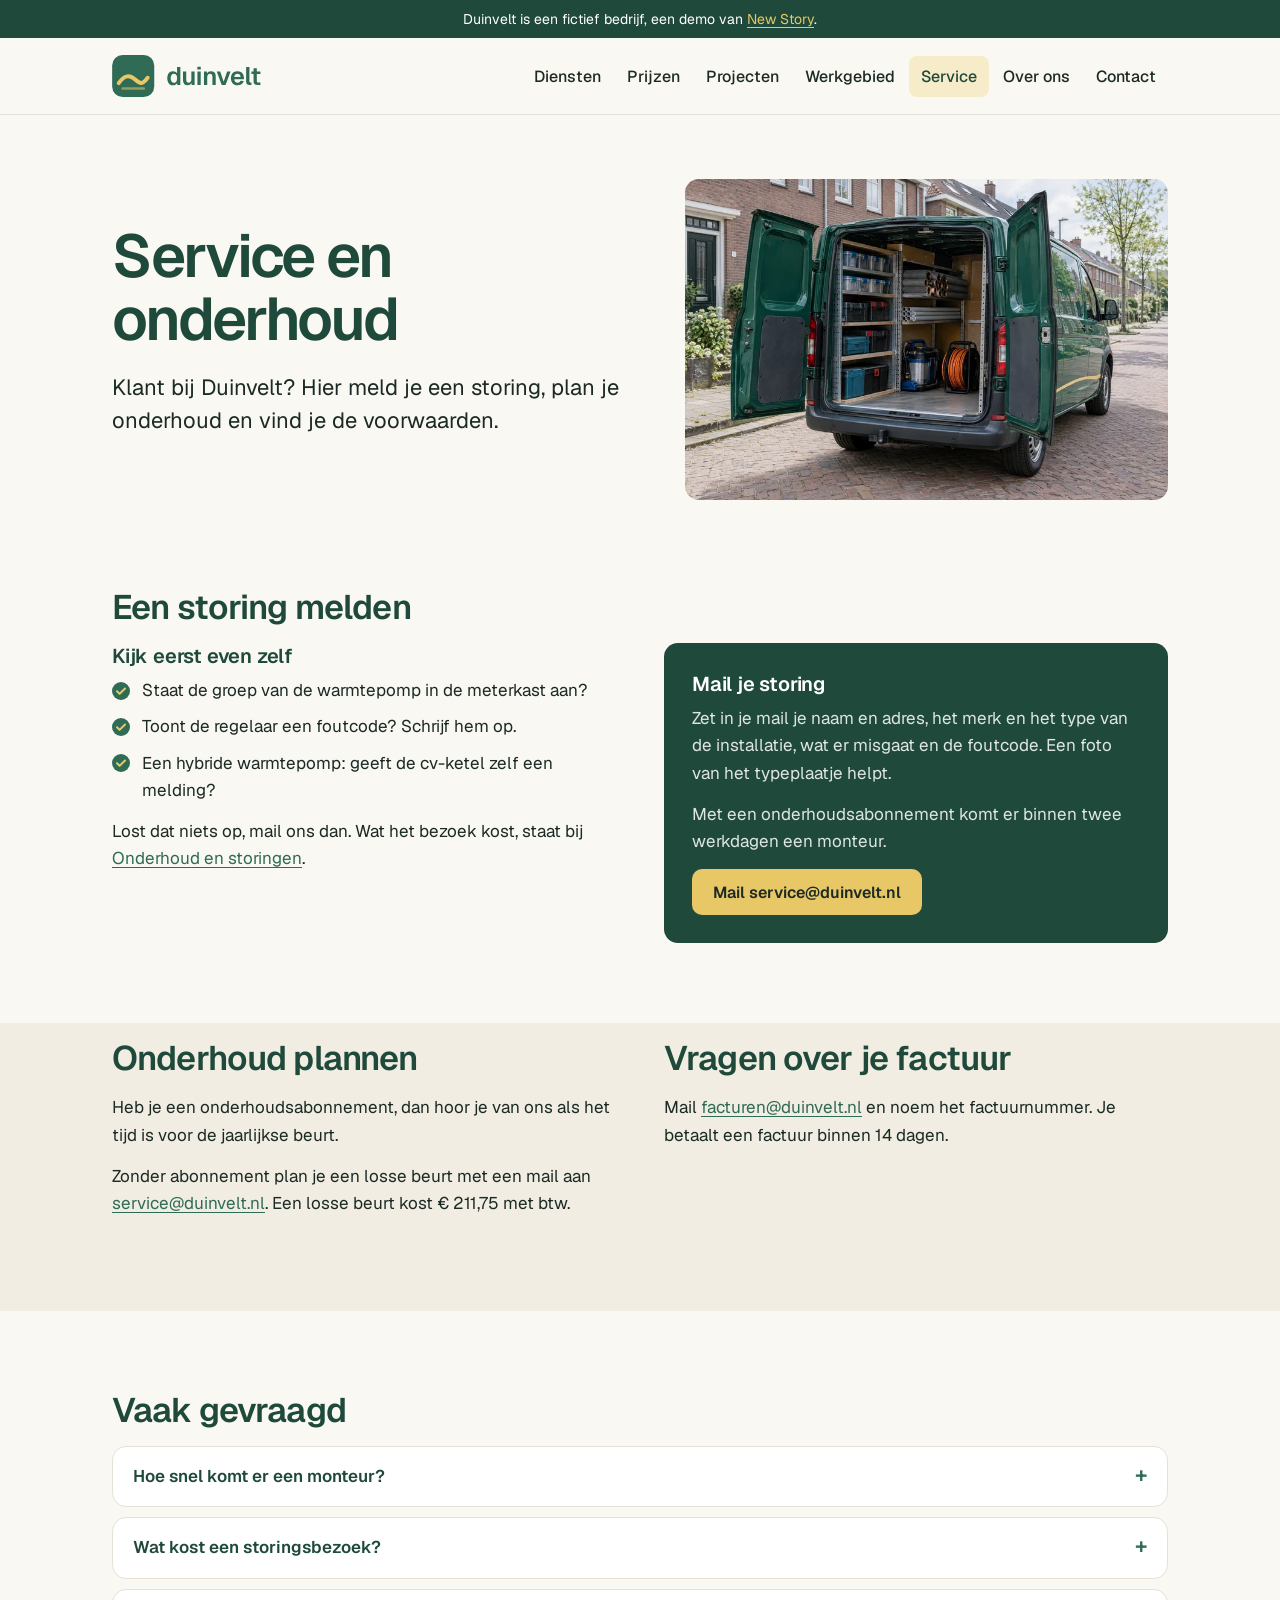
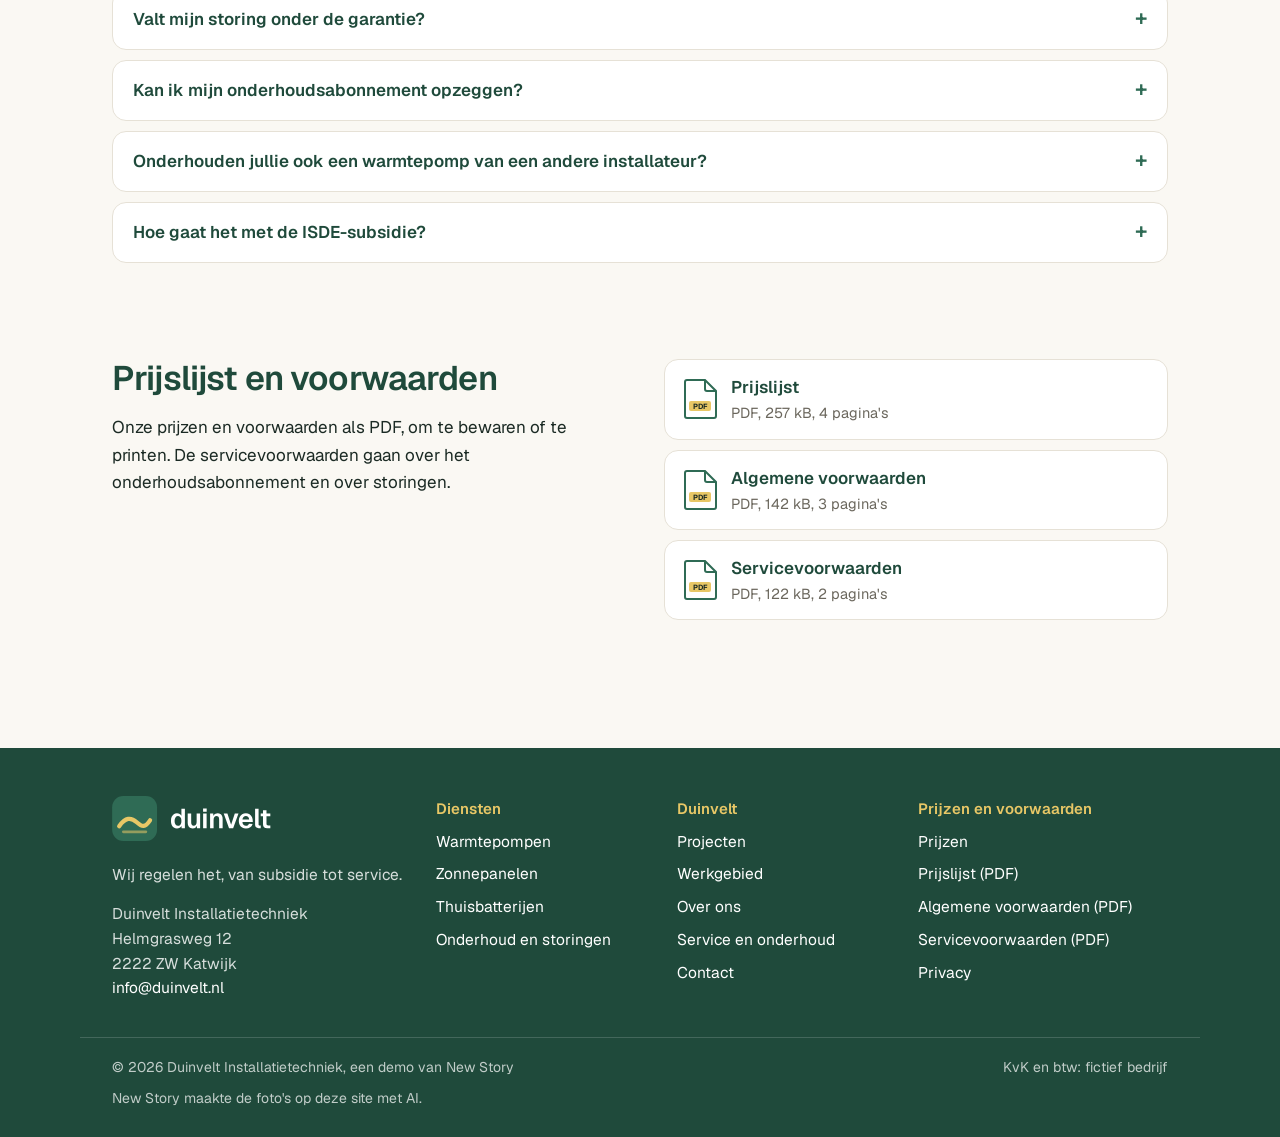
<file: service/index.html>
<!doctype html>
<html lang="nl">
<head>
<meta charset="utf-8">
<title>Service en onderhoud - Duinvelt Installatietechniek</title>
<meta name="description" content="Klant bij Duinvelt, een fictief installatiebedrijf? Meld een storing, plan onderhoud en download de prijslijst en de voorwaarden.">
<!-- blok kop-meta -->
<meta name="viewport" content="width=device-width, initial-scale=1">
<meta name="robots" content="noindex, nofollow">
<meta name="theme-color" content="#1f4a3b">
<link rel="icon" href="/beeldmerk.svg" type="image/svg+xml">
<link rel="apple-touch-icon" href="/apple-touch-icon.png">
<link rel="preload" href="/fonts/geist-latin-wght-normal.woff2" as="font" type="font/woff2" crossorigin>
<link rel="stylesheet" href="/stijl.css?v=779e3616">
<!-- /blok -->
</head>
<body>
<!-- blok kop -->
<a class="naar-inhoud" href="#inhoud">Naar de inhoud</a>
<div class="melding"><p>Duinvelt is een fictief bedrijf, een demo van <a href="https://newstory.nl">New Story</a>.</p></div>
<header class="kop">
<div class="wrap">
<a class="logo" href="/"><img src="/logo.svg" alt="Duinvelt, naar de startpagina" width="150" height="42"></a>
<nav class="hoofdmenu" aria-label="Hoofdmenu"><ul><li><a href="/diensten/">Diensten</a></li><li><a href="/prijzen/">Prijzen</a></li><li><a href="/projecten/">Projecten</a></li><li><a href="/werkgebied/">Werkgebied</a></li><li><a href="/service/" aria-current="page">Service</a></li><li><a href="/over-ons/">Over ons</a></li><li><a href="/contact/">Contact</a></li></ul></nav>
<details class="menu"><summary>Menu <svg viewBox="0 0 18 18" aria-hidden="true"><path d="M2 4.5h14M2 9h14M2 13.5h14" stroke="currentColor" stroke-width="2" stroke-linecap="round"/></svg></summary><nav aria-label="Hoofdmenu"><ul><li><a href="/diensten/">Diensten</a></li><li><a href="/prijzen/">Prijzen</a></li><li><a href="/projecten/">Projecten</a></li><li><a href="/werkgebied/">Werkgebied</a></li><li><a href="/service/" aria-current="page">Service</a></li><li><a href="/over-ons/">Over ons</a></li><li><a href="/contact/">Contact</a></li></ul></nav></details>
</div>
</header>
<!-- /blok -->
<main id="inhoud">

<section class="paginakop">
<div class="wrap kop-raster">
<div>
<h1>Service en onderhoud</h1>
<p class="lead">Klant bij Duinvelt? Hier meld je een storing, plan je onderhoud en vind je de voorwaarden.</p>
</div>
<img class="foto" src="/beeld/bus-achterdeuren-1600.webp" srcset="/beeld/bus-achterdeuren-800.webp 800w, /beeld/bus-achterdeuren-1600.webp 1600w" sizes="(min-width: 900px) 490px, calc(100vw - 40px)" width="1600" height="1062" loading="lazy" alt="Een groene bus met open achterdeuren. Binnen staan stellingen met bakken, koffers, leidingen, een vacuümpomp en een kabelhaspel.">
</div>
</section>

<section class="sectie" id="storing">
<div class="wrap">
<h2>Een storing melden</h2>
<div class="twee">
<div>
<h3>Kijk eerst even zelf</h3>
<ul class="vinken">
<li>Staat de groep van de warmtepomp in de meterkast aan?</li>
<li>Toont de regelaar een foutcode? Schrijf hem op.</li>
<li>Een hybride warmtepomp: geeft de cv-ketel zelf een melding?</li>
</ul>
<p>Lost dat niets op, mail ons dan. Wat het bezoek kost, staat bij <a href="/diensten/onderhoud-en-storingen/">Onderhoud en storingen</a>.</p>
</div>
<div class="donkervlak">
<h3>Mail je storing</h3>
<p>Zet in je mail je naam en adres, het merk en het type van de installatie, wat er misgaat en de foutcode. Een foto van het typeplaatje helpt.</p>
<p>Met een onderhoudsabonnement komt er binnen twee werkdagen een monteur.</p>
<a class="knop knop-zand" href="mailto:service@duinvelt.nl?subject=Storing">Mail service@duinvelt.nl</a>
</div>
</div>
</div>
</section>

<section class="sectie vlak">
<div class="wrap twee">
<div>
<h2>Onderhoud plannen</h2>
<p>Heb je een onderhoudsabonnement, dan hoor je van ons als het tijd is voor de jaarlijkse beurt.</p>
<p>Zonder abonnement plan je een losse beurt met een mail aan <a href="mailto:service@duinvelt.nl">service@duinvelt.nl</a>. Een losse beurt kost <span data-bron="prijs.DI-ONDH-LOS">€&nbsp;211,75</span> met btw.</p>
</div>
<div>
<h2>Vragen over je factuur</h2>
<p>Mail <a href="mailto:facturen@duinvelt.nl">facturen@duinvelt.nl</a> en noem het factuurnummer. Je betaalt een factuur binnen <span data-bron="tarief.betaaltermijn_dagen">14</span> dagen.</p>
</div>
</div>
</section>

<section class="sectie">
<div class="wrap">
<h2>Vaak gevraagd</h2>
<div class="vragen">
<details class="vraag"><summary>Hoe snel komt er een monteur?</summary><div><p>Met een onderhoudsabonnement binnen twee werkdagen. Zonder abonnement plannen we je zo snel als het kan.</p></div></details>
<details class="vraag"><summary>Wat kost een storingsbezoek?</summary><div><p><span data-bron="prijs.DI-STORING">€&nbsp;142,18</span> met btw, voor het voorrijden en het eerste uur. Daarna <span data-bron="prijs.DI-UUR">€&nbsp;87,73</span> per uur met btw, plus de onderdelen. Ook met een abonnement betaal je het bezoek.</p></div></details>
<details class="vraag"><summary>Valt mijn storing onder de garantie?</summary><div><p>De monteur stelt dat vast. Welke garantie geldt, staat in je offerte. Valt de storing eronder, dan betaal je niets.</p></div></details>
<details class="vraag"><summary>Kan ik mijn onderhoudsabonnement opzeggen?</summary><div><p>Ja. Het abonnement loopt eerst een jaar. Daarna zeg je elke maand op, met een opzegtermijn van een maand. Mail daarvoor service@duinvelt.nl.</p></div></details>
<details class="vraag"><summary>Onderhouden jullie ook een warmtepomp van een andere installateur?</summary><div><p>Mail ons het merk en het type. Dan kijken we of we hem kunnen onderhouden.</p></div></details>
<details class="vraag"><summary>Hoe gaat het met de ISDE-subsidie?</summary><div><p>We vragen de subsidie na de oplevering gratis voor je aan. RVO beslist of je hem krijgt en hoeveel.</p></div></details>
</div>
</div>
</section>

<section class="sectie" id="documenten">
<div class="wrap twee">
<div>
<h2>Prijslijst en voorwaarden</h2>
<p>Onze prijzen en voorwaarden als PDF, om te bewaren of te printen. De servicevoorwaarden gaan over het onderhoudsabonnement en over storingen.</p>
</div>
<!-- blok downloads -->
<ul class="downloads"><li><a href="/documenten/prijslijst.pdf"><svg viewBox="0 0 34 40" aria-hidden="true"><path d="M4 1h18l11 11v25a2 2 0 0 1-2 2H4a2 2 0 0 1-2-2V3a2 2 0 0 1 2-2z" fill="#ffffff" stroke="#2f6b55" stroke-width="2"/><path d="M22 1v9a2 2 0 0 0 2 2h9" fill="none" stroke="#2f6b55" stroke-width="2"/><rect x="6" y="22" width="22" height="10" rx="2" fill="#e8c766"/><text x="17" y="30" text-anchor="middle" font-size="7.5" font-weight="700" fill="#1b2a24" font-family="Geist, sans-serif">PDF</text></svg><span><strong>Prijslijst</strong><span>PDF, 257 kB, 4 pagina's</span></span></a></li><li><a href="/documenten/algemene-voorwaarden.pdf"><svg viewBox="0 0 34 40" aria-hidden="true"><path d="M4 1h18l11 11v25a2 2 0 0 1-2 2H4a2 2 0 0 1-2-2V3a2 2 0 0 1 2-2z" fill="#ffffff" stroke="#2f6b55" stroke-width="2"/><path d="M22 1v9a2 2 0 0 0 2 2h9" fill="none" stroke="#2f6b55" stroke-width="2"/><rect x="6" y="22" width="22" height="10" rx="2" fill="#e8c766"/><text x="17" y="30" text-anchor="middle" font-size="7.5" font-weight="700" fill="#1b2a24" font-family="Geist, sans-serif">PDF</text></svg><span><strong>Algemene voorwaarden</strong><span>PDF, 142 kB, 3 pagina's</span></span></a></li><li><a href="/documenten/servicevoorwaarden.pdf"><svg viewBox="0 0 34 40" aria-hidden="true"><path d="M4 1h18l11 11v25a2 2 0 0 1-2 2H4a2 2 0 0 1-2-2V3a2 2 0 0 1 2-2z" fill="#ffffff" stroke="#2f6b55" stroke-width="2"/><path d="M22 1v9a2 2 0 0 0 2 2h9" fill="none" stroke="#2f6b55" stroke-width="2"/><rect x="6" y="22" width="22" height="10" rx="2" fill="#e8c766"/><text x="17" y="30" text-anchor="middle" font-size="7.5" font-weight="700" fill="#1b2a24" font-family="Geist, sans-serif">PDF</text></svg><span><strong>Servicevoorwaarden</strong><span>PDF, 122 kB, 2 pagina's</span></span></a></li></ul>
<!-- /blok -->
</div>
</section>

</main>
<!-- blok voet -->
<footer class="voet">
<div class="wrap voet-raster">
<div class="voet-merk"><a class="logo" href="/"><img src="/logo-wit.svg" alt="Duinvelt, naar de startpagina" width="160" height="45"></a><p>Wij regelen het, van subsidie tot service.</p><p>Duinvelt Installatietechniek<br>Helmgrasweg 12<br>2222 ZW Katwijk<br><a href="mailto:info@duinvelt.nl">info@duinvelt.nl</a></p></div>
<nav aria-label="Diensten"><h2>Diensten</h2><ul><li><a href="/diensten/warmtepompen/">Warmtepompen</a></li><li><a href="/diensten/zonnepanelen/">Zonnepanelen</a></li><li><a href="/diensten/thuisbatterijen/">Thuisbatterijen</a></li><li><a href="/diensten/onderhoud-en-storingen/">Onderhoud en storingen</a></li></ul></nav>
<nav aria-label="Duinvelt"><h2>Duinvelt</h2><ul><li><a href="/projecten/">Projecten</a></li><li><a href="/werkgebied/">Werkgebied</a></li><li><a href="/over-ons/">Over ons</a></li><li><a href="/service/">Service en onderhoud</a></li><li><a href="/contact/">Contact</a></li></ul></nav>
<nav aria-label="Prijzen en voorwaarden"><h2>Prijzen en voorwaarden</h2><ul><li><a href="/prijzen/">Prijzen</a></li><li><a href="/documenten/prijslijst.pdf">Prijslijst (PDF)</a></li><li><a href="/documenten/algemene-voorwaarden.pdf">Algemene voorwaarden (PDF)</a></li><li><a href="/documenten/servicevoorwaarden.pdf">Servicevoorwaarden (PDF)</a></li><li><a href="/privacy/">Privacy</a></li></ul></nav>
</div>
<div class="wrap voet-onder"><p>&copy; 2026 Duinvelt Installatietechniek, een demo van New Story</p><p>KvK en btw: fictief bedrijf</p></div>
</footer>
<!-- /blok -->
<div class="voet-beeld"><div class="wrap"><p>New Story maakte de foto's op deze site met AI.</p></div></div>
</body>
</html>
</file>
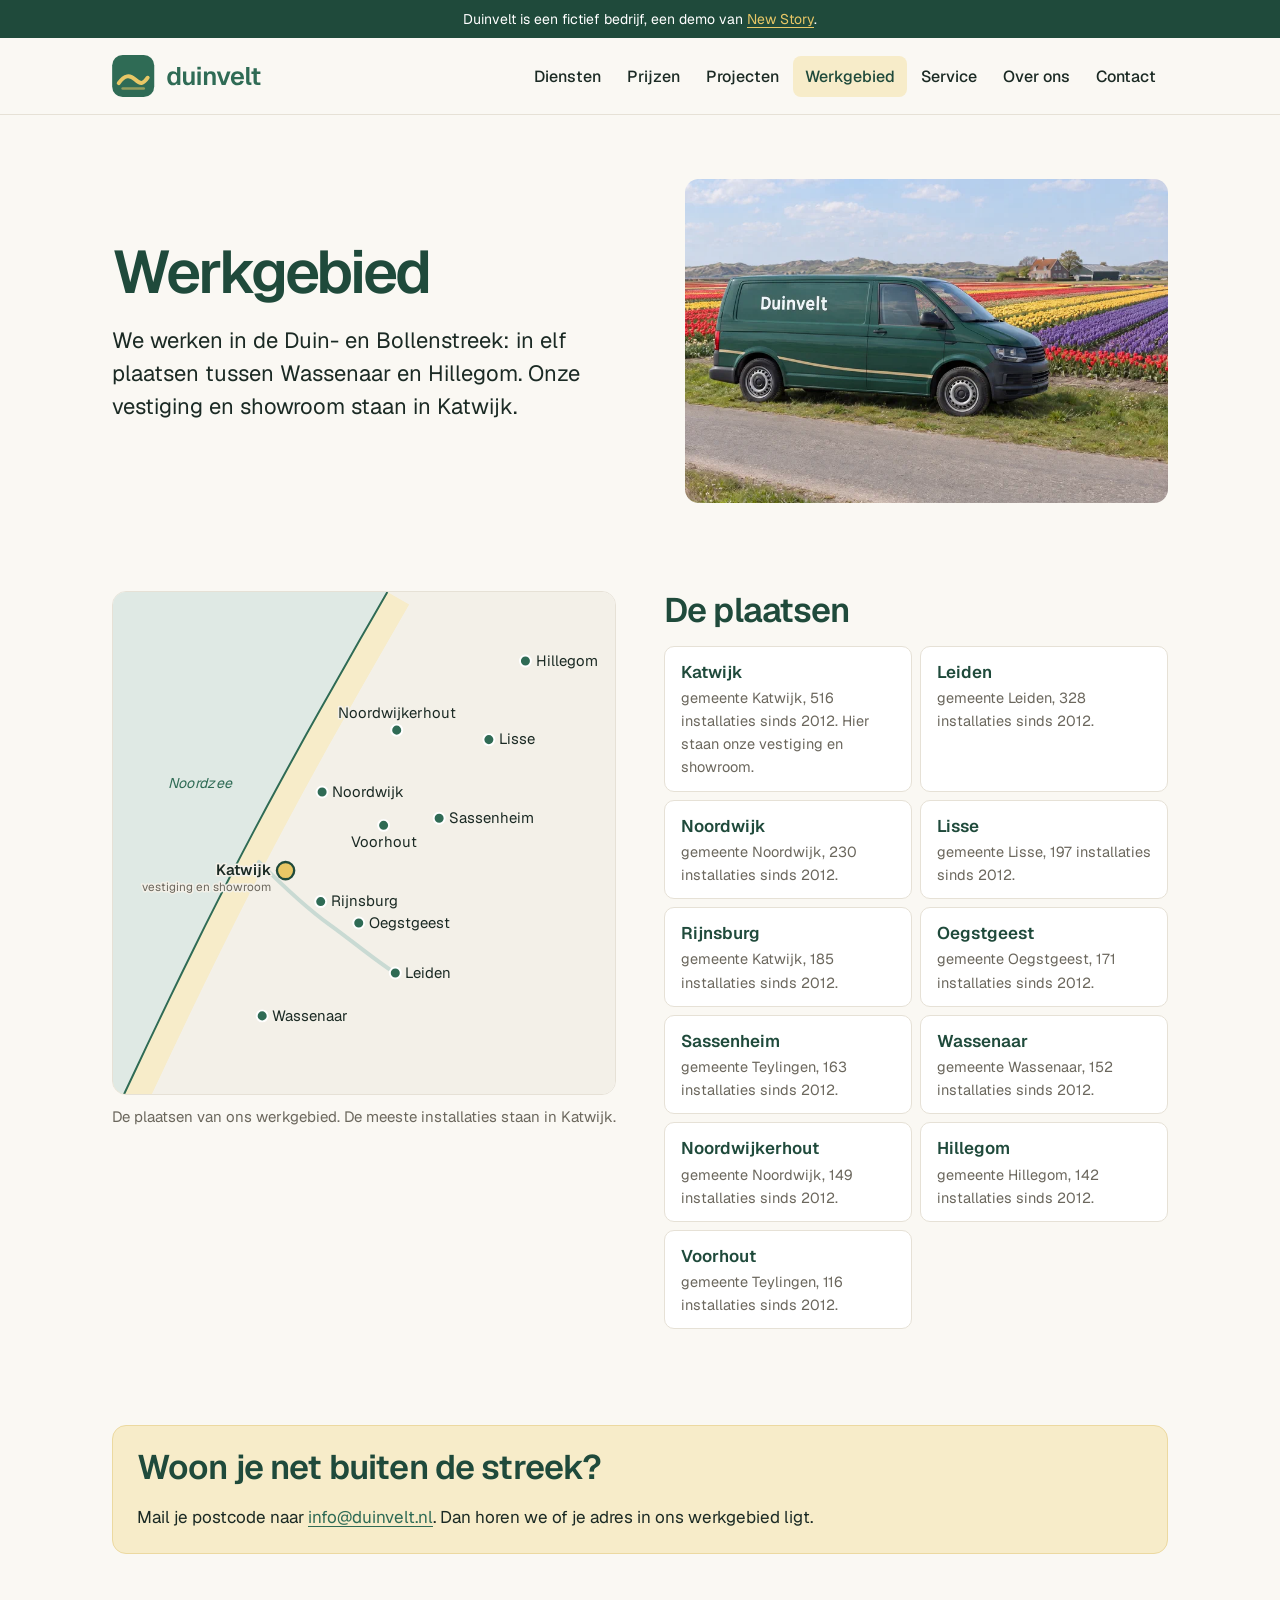
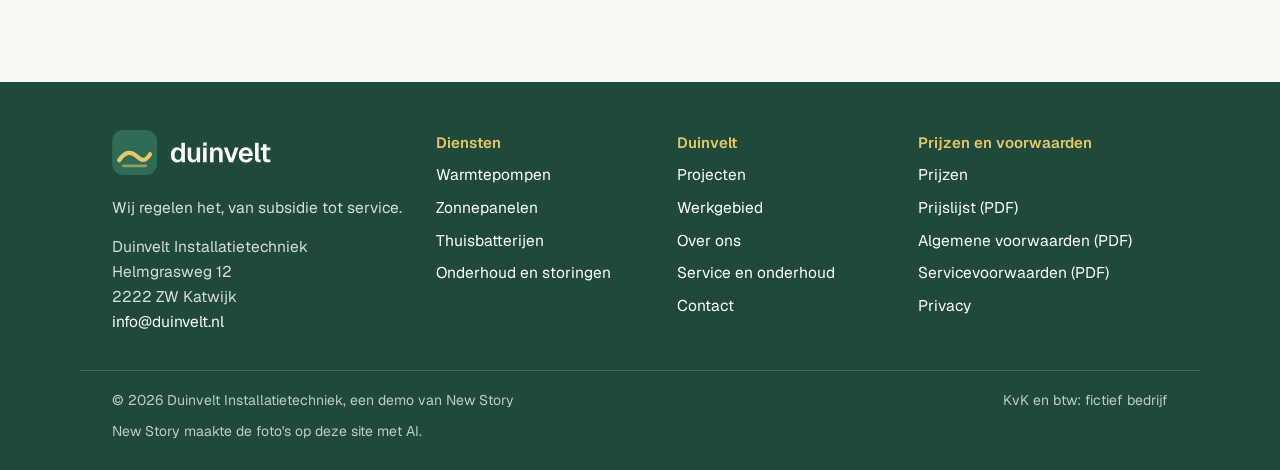
<file: werkgebied/index.html>
<!doctype html>
<html lang="nl">
<head>
<meta charset="utf-8">
<title>Werkgebied - Duinvelt Installatietechniek</title>
<meta name="description" content="Duinvelt, een fictief installatiebedrijf, werkt in de Duin- en Bollenstreek, met de vestiging in Katwijk.">
<!-- blok kop-meta -->
<meta name="viewport" content="width=device-width, initial-scale=1">
<meta name="robots" content="noindex, nofollow">
<meta name="theme-color" content="#1f4a3b">
<link rel="icon" href="/beeldmerk.svg" type="image/svg+xml">
<link rel="apple-touch-icon" href="/apple-touch-icon.png">
<link rel="preload" href="/fonts/geist-latin-wght-normal.woff2" as="font" type="font/woff2" crossorigin>
<link rel="stylesheet" href="/stijl.css?v=779e3616">
<!-- /blok -->
<!-- Gemaakt door scripts/maak_site.py uit de bron: wijzig het daar, niet hier. -->
</head>
<body>
<!-- blok kop -->
<a class="naar-inhoud" href="#inhoud">Naar de inhoud</a>
<div class="melding"><p>Duinvelt is een fictief bedrijf, een demo van <a href="https://newstory.nl">New Story</a>.</p></div>
<header class="kop">
<div class="wrap">
<a class="logo" href="/"><img src="/logo.svg" alt="Duinvelt, naar de startpagina" width="150" height="42"></a>
<nav class="hoofdmenu" aria-label="Hoofdmenu"><ul><li><a href="/diensten/">Diensten</a></li><li><a href="/prijzen/">Prijzen</a></li><li><a href="/projecten/">Projecten</a></li><li><a href="/werkgebied/" aria-current="page">Werkgebied</a></li><li><a href="/service/">Service</a></li><li><a href="/over-ons/">Over ons</a></li><li><a href="/contact/">Contact</a></li></ul></nav>
<details class="menu"><summary>Menu <svg viewBox="0 0 18 18" aria-hidden="true"><path d="M2 4.5h14M2 9h14M2 13.5h14" stroke="currentColor" stroke-width="2" stroke-linecap="round"/></svg></summary><nav aria-label="Hoofdmenu"><ul><li><a href="/diensten/">Diensten</a></li><li><a href="/prijzen/">Prijzen</a></li><li><a href="/projecten/">Projecten</a></li><li><a href="/werkgebied/" aria-current="page">Werkgebied</a></li><li><a href="/service/">Service</a></li><li><a href="/over-ons/">Over ons</a></li><li><a href="/contact/">Contact</a></li></ul></nav></details>
</div>
</header>
<!-- /blok -->
<main id="inhoud">

<section class="paginakop"><div class="wrap kop-raster"><div>
<h1>Werkgebied</h1>
<p class="lead">We werken in de Duin- en Bollenstreek: in elf plaatsen tussen Wassenaar en Hillegom. Onze vestiging en showroom staan in Katwijk.</p>
</div>
<img class="foto" src="/beeld/bus-bollenveld-1600.webp" srcset="/beeld/bus-bollenveld-800.webp 800w, /beeld/bus-bollenveld-1600.webp 1600w" sizes="(min-width: 900px) 490px, calc(100vw - 40px)" width="1600" height="1074" loading="lazy" alt="Een groene bus van Duinvelt langs een bollenveld met rijen tulpen en hyacinten. In de verte staan een boerderij en de duinen.">
</div></section>

<section class="sectie"><div class="wrap twee">
<figure style="margin:0"><svg class="kaartbeeld" viewBox="0 0 640 640" role="img" aria-labelledby="kaart-titel kaart-uitleg"><title id="kaart-titel">Kaart van het werkgebied van Duinvelt</title><desc id="kaart-uitleg">De Duin- en Bollenstreek tussen de Noordzee en de bollenvelden, met de plaatsen Katwijk, Rijnsburg, Noordwijk, Noordwijkerhout, Leiden, Oegstgeest, Sassenheim, Voorhout, Lisse, Hillegom, Wassenaar. De vestiging staat in Katwijk.</desc><rect width="640" height="640" fill="#f3f0e8"/><path d="M349.8 0.0 L332.4 30.4 L314.9 60.7 L297.6 91.1 L280.4 121.4 L263.2 151.8 L246.2 182.1 L229.4 212.5 L212.8 242.9 L196.4 273.2 L180.2 303.6 L164.3 333.9 L148.5 364.3 L133.0 394.7 L117.7 425.0 L102.7 455.4 L87.8 485.7 L73.0 516.1 L58.5 546.4 L44.0 576.8 L29.7 607.2 L15.4 637.5 L1.1 667.9" fill="none" stroke="#f7ecc9" stroke-width="64" stroke-linejoin="round"/><path d="M0 0 L349.8 0 L349.8 0.0 L332.4 30.4 L314.9 60.7 L297.6 91.1 L280.4 121.4 L263.2 151.8 L246.2 182.1 L229.4 212.5 L212.8 242.9 L196.4 273.2 L180.2 303.6 L164.3 333.9 L148.5 364.3 L133.0 394.7 L117.7 425.0 L102.7 455.4 L87.8 485.7 L73.0 516.1 L58.5 546.4 L44.0 576.8 L29.7 607.2 L15.4 637.5 L1.1 667.9 L0 640 Z" fill="#dfe9e4"/><path d="M349.8 0.0 L332.4 30.4 L314.9 60.7 L297.6 91.1 L280.4 121.4 L263.2 151.8 L246.2 182.1 L229.4 212.5 L212.8 242.9 L196.4 273.2 L180.2 303.6 L164.3 333.9 L148.5 364.3 L133.0 394.7 L117.7 425.0 L102.7 455.4 L87.8 485.7 L73.0 516.1 L58.5 546.4 L44.0 576.8 L29.7 607.2 L15.4 637.5 L1.1 667.9" fill="none" stroke="#2f6b55" stroke-width="2.5" stroke-linejoin="round"/><path d="M360 486 C 332 468, 304 444, 276 424 S 222 380, 186 344" fill="none" stroke="#c9dad3" stroke-width="5" stroke-linecap="round"/><text x="70" y="250" class="zee">Noordzee</text><circle cx="220.0" cy="355.2" r="11" fill="#e8c766" stroke="#1f4a3b" stroke-width="3"/><circle cx="264.8" cy="394.7" r="7" fill="#2f6b55" stroke="#ffffff" stroke-width="2.5"/><circle cx="266.6" cy="255.0" r="7" fill="#2f6b55" stroke="#ffffff" stroke-width="2.5"/><circle cx="361.7" cy="176.1" r="7" fill="#2f6b55" stroke="#ffffff" stroke-width="2.5"/><circle cx="359.9" cy="485.7" r="7" fill="#2f6b55" stroke="#ffffff" stroke-width="2.5"/><circle cx="313.3" cy="422.0" r="7" fill="#2f6b55" stroke="#ffffff" stroke-width="2.5"/><circle cx="415.8" cy="288.4" r="7" fill="#2f6b55" stroke="#ffffff" stroke-width="2.5"/><circle cx="345.0" cy="297.5" r="7" fill="#2f6b55" stroke="#ffffff" stroke-width="2.5"/><circle cx="479.2" cy="188.2" r="7" fill="#2f6b55" stroke="#ffffff" stroke-width="2.5"/><circle cx="525.8" cy="88.0" r="7" fill="#2f6b55" stroke="#ffffff" stroke-width="2.5"/><circle cx="190.2" cy="540.4" r="7" fill="#2f6b55" stroke="#ffffff" stroke-width="2.5"/><g class="namen"><text x="202.0" y="361.2" text-anchor="end" font-weight="600">Katwijk</text><text x="202.0" y="381.2" text-anchor="end" class="sub">vestiging en showroom</text><text x="277.8" y="400.7" text-anchor="start">Rijnsburg</text><text x="279.6" y="261.0" text-anchor="start">Noordwijk</text><text x="361.7" y="160.1" text-anchor="middle">Noordwijkerhout</text><text x="372.9" y="491.7" text-anchor="start">Leiden</text><text x="326.3" y="428.0" text-anchor="start">Oegstgeest</text><text x="428.8" y="294.4" text-anchor="start">Sassenheim</text><text x="345.0" y="325.5" text-anchor="middle">Voorhout</text><text x="492.2" y="194.2" text-anchor="start">Lisse</text><text x="538.8" y="94.0" text-anchor="start">Hillegom</text><text x="203.2" y="546.4" text-anchor="start">Wassenaar</text></g><style>text{font-family:Geist,-apple-system,sans-serif;font-size:19px;fill:#1b2a24}.sub{font-size:15px;fill:#6b675d}.zee{font-size:18px;fill:#2f6b55;font-style:italic;letter-spacing:.02em}.namen text{paint-order:stroke;stroke:#f3f0e8;stroke-width:4px;stroke-linejoin:round}</style></svg><figcaption class="stil klein" style="margin-top:10px">De plaatsen van ons werkgebied. De meeste installaties staan in Katwijk.</figcaption></figure>
<div><h2>De plaatsen</h2>
<ul class="plaatsen"><li><strong>Katwijk</strong><span class="stil">gemeente Katwijk, 516 installaties sinds 2012. Hier staan onze vestiging en showroom.</span></li><li><strong>Leiden</strong><span class="stil">gemeente Leiden, 328 installaties sinds 2012.</span></li><li><strong>Noordwijk</strong><span class="stil">gemeente Noordwijk, 230 installaties sinds 2012.</span></li><li><strong>Lisse</strong><span class="stil">gemeente Lisse, 197 installaties sinds 2012.</span></li><li><strong>Rijnsburg</strong><span class="stil">gemeente Katwijk, 185 installaties sinds 2012.</span></li><li><strong>Oegstgeest</strong><span class="stil">gemeente Oegstgeest, 171 installaties sinds 2012.</span></li><li><strong>Sassenheim</strong><span class="stil">gemeente Teylingen, 163 installaties sinds 2012.</span></li><li><strong>Wassenaar</strong><span class="stil">gemeente Wassenaar, 152 installaties sinds 2012.</span></li><li><strong>Noordwijkerhout</strong><span class="stil">gemeente Noordwijk, 149 installaties sinds 2012.</span></li><li><strong>Hillegom</strong><span class="stil">gemeente Hillegom, 142 installaties sinds 2012.</span></li><li><strong>Voorhout</strong><span class="stil">gemeente Teylingen, 116 installaties sinds 2012.</span></li></ul>
</div>
</div></section>

<section class="sectie"><div class="wrap">
<div class="kader"><h2>Woon je net buiten de streek?</h2>
<p>Mail je postcode naar <a href="mailto:info@duinvelt.nl">info@duinvelt.nl</a>. Dan horen we of je adres in ons werkgebied ligt.</p></div>
</div></section>

</main>
<!-- blok voet -->
<footer class="voet">
<div class="wrap voet-raster">
<div class="voet-merk"><a class="logo" href="/"><img src="/logo-wit.svg" alt="Duinvelt, naar de startpagina" width="160" height="45"></a><p>Wij regelen het, van subsidie tot service.</p><p>Duinvelt Installatietechniek<br>Helmgrasweg 12<br>2222 ZW Katwijk<br><a href="mailto:info@duinvelt.nl">info@duinvelt.nl</a></p></div>
<nav aria-label="Diensten"><h2>Diensten</h2><ul><li><a href="/diensten/warmtepompen/">Warmtepompen</a></li><li><a href="/diensten/zonnepanelen/">Zonnepanelen</a></li><li><a href="/diensten/thuisbatterijen/">Thuisbatterijen</a></li><li><a href="/diensten/onderhoud-en-storingen/">Onderhoud en storingen</a></li></ul></nav>
<nav aria-label="Duinvelt"><h2>Duinvelt</h2><ul><li><a href="/projecten/">Projecten</a></li><li><a href="/werkgebied/">Werkgebied</a></li><li><a href="/over-ons/">Over ons</a></li><li><a href="/service/">Service en onderhoud</a></li><li><a href="/contact/">Contact</a></li></ul></nav>
<nav aria-label="Prijzen en voorwaarden"><h2>Prijzen en voorwaarden</h2><ul><li><a href="/prijzen/">Prijzen</a></li><li><a href="/documenten/prijslijst.pdf">Prijslijst (PDF)</a></li><li><a href="/documenten/algemene-voorwaarden.pdf">Algemene voorwaarden (PDF)</a></li><li><a href="/documenten/servicevoorwaarden.pdf">Servicevoorwaarden (PDF)</a></li><li><a href="/privacy/">Privacy</a></li></ul></nav>
</div>
<div class="wrap voet-onder"><p>&copy; 2026 Duinvelt Installatietechniek, een demo van New Story</p><p>KvK en btw: fictief bedrijf</p></div>
</footer>
<!-- /blok -->
<div class="voet-beeld"><div class="wrap"><p>New Story maakte de foto's op deze site met AI.</p></div></div>
</body>
</html>
</file>
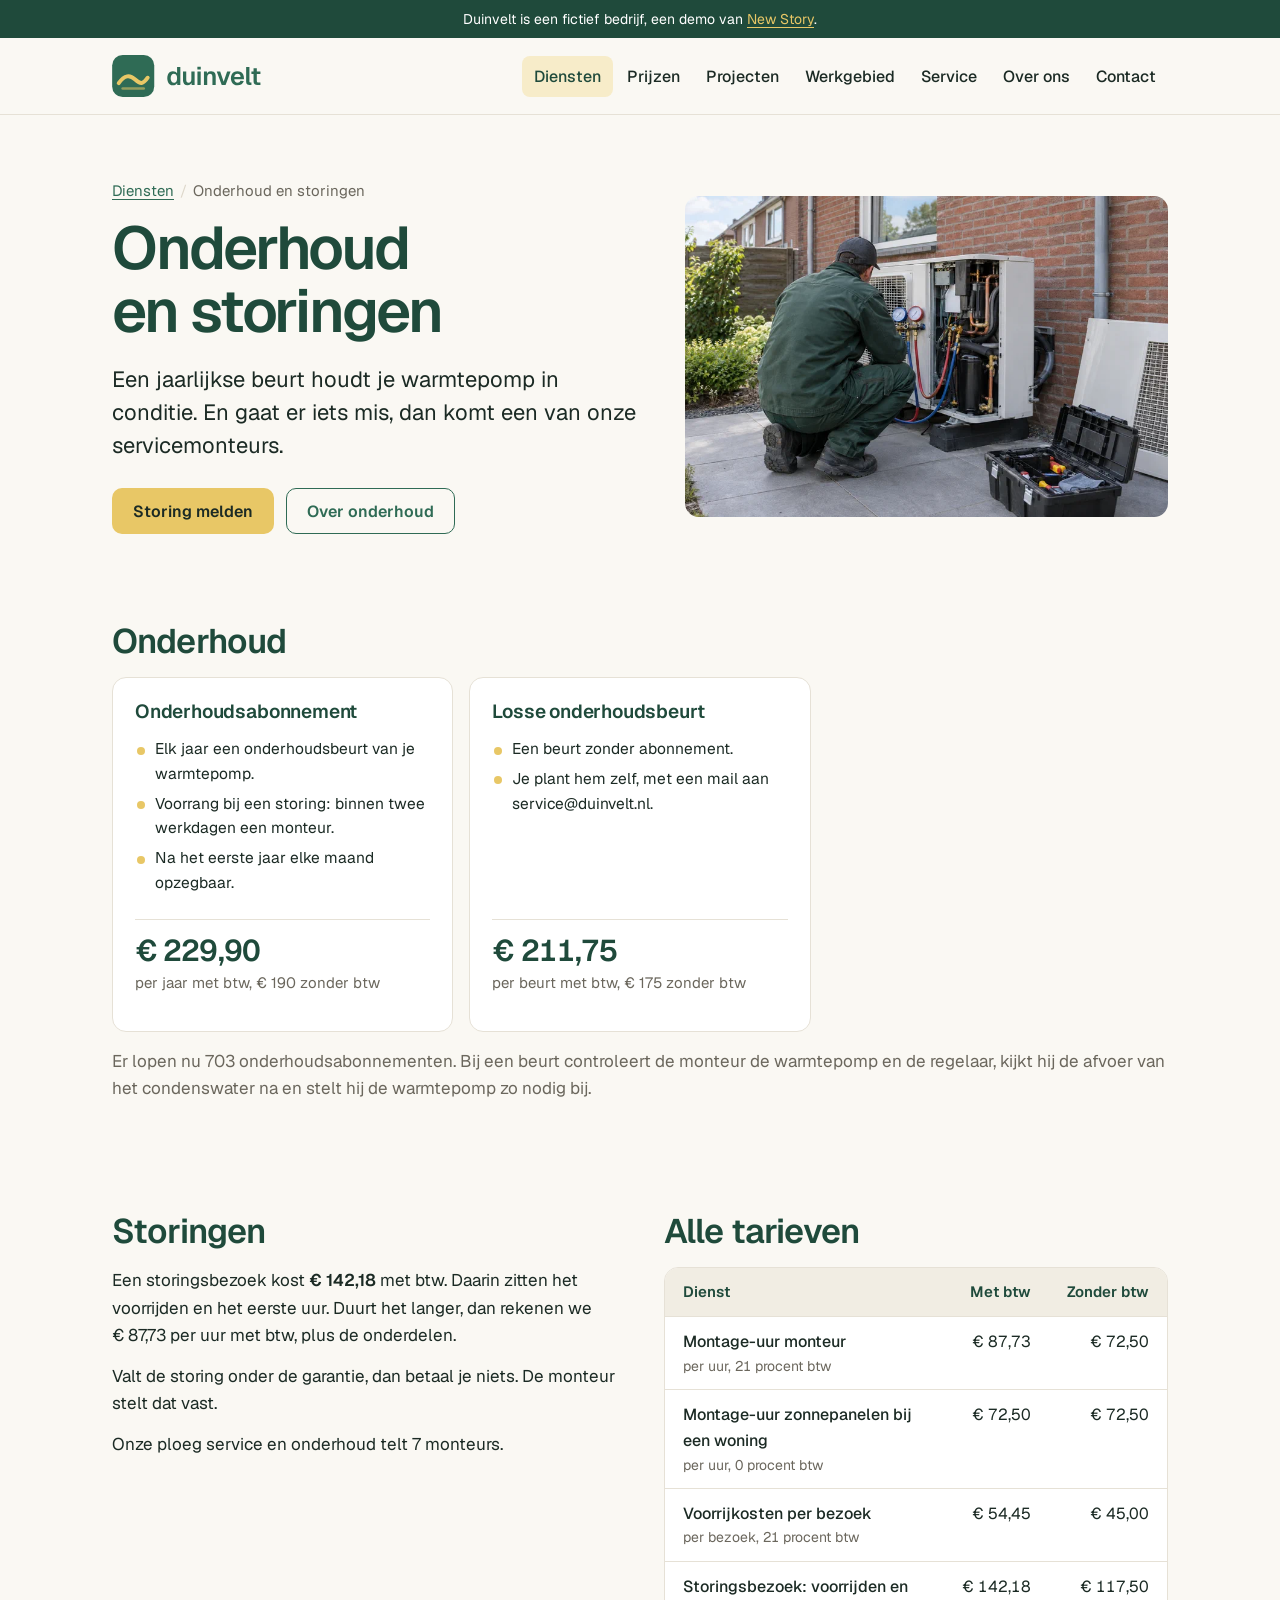
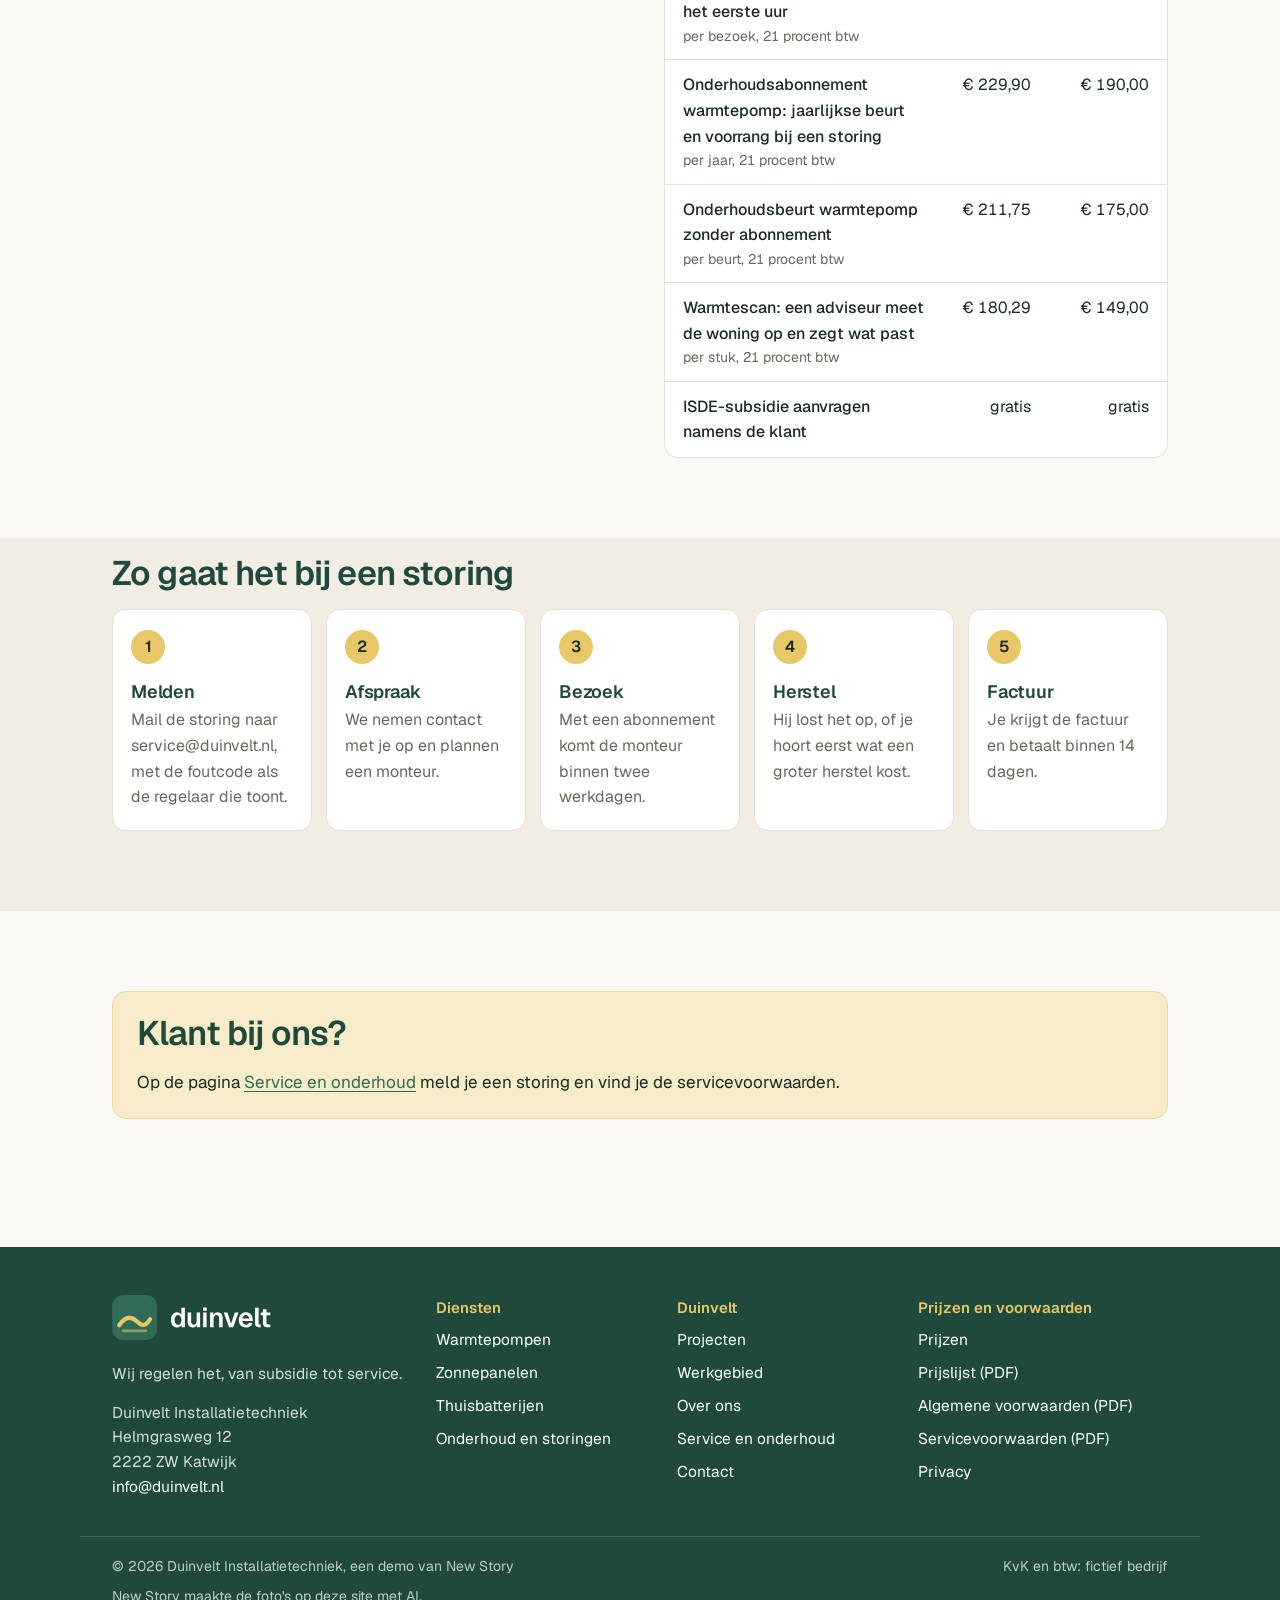
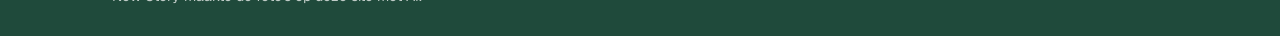
<file: diensten/onderhoud-en-storingen/index.html>
<!doctype html>
<html lang="nl">
<head>
<meta charset="utf-8">
<title>Onderhoud en storingen - Duinvelt Installatietechniek</title>
<meta name="description" content="Onderhoud van je warmtepomp en hulp bij storingen, van Duinvelt, een fictief installatiebedrijf: wat het kost en hoe het gaat.">
<!-- blok kop-meta -->
<meta name="viewport" content="width=device-width, initial-scale=1">
<meta name="robots" content="noindex, nofollow">
<meta name="theme-color" content="#1f4a3b">
<link rel="icon" href="/beeldmerk.svg" type="image/svg+xml">
<link rel="apple-touch-icon" href="/apple-touch-icon.png">
<link rel="preload" href="/fonts/geist-latin-wght-normal.woff2" as="font" type="font/woff2" crossorigin>
<link rel="stylesheet" href="/stijl.css?v=779e3616">
<!-- /blok -->
</head>
<body>
<!-- blok kop -->
<a class="naar-inhoud" href="#inhoud">Naar de inhoud</a>
<div class="melding"><p>Duinvelt is een fictief bedrijf, een demo van <a href="https://newstory.nl">New Story</a>.</p></div>
<header class="kop">
<div class="wrap">
<a class="logo" href="/"><img src="/logo.svg" alt="Duinvelt, naar de startpagina" width="150" height="42"></a>
<nav class="hoofdmenu" aria-label="Hoofdmenu"><ul><li><a href="/diensten/" aria-current="true">Diensten</a></li><li><a href="/prijzen/">Prijzen</a></li><li><a href="/projecten/">Projecten</a></li><li><a href="/werkgebied/">Werkgebied</a></li><li><a href="/service/">Service</a></li><li><a href="/over-ons/">Over ons</a></li><li><a href="/contact/">Contact</a></li></ul></nav>
<details class="menu"><summary>Menu <svg viewBox="0 0 18 18" aria-hidden="true"><path d="M2 4.5h14M2 9h14M2 13.5h14" stroke="currentColor" stroke-width="2" stroke-linecap="round"/></svg></summary><nav aria-label="Hoofdmenu"><ul><li><a href="/diensten/" aria-current="true">Diensten</a></li><li><a href="/prijzen/">Prijzen</a></li><li><a href="/projecten/">Projecten</a></li><li><a href="/werkgebied/">Werkgebied</a></li><li><a href="/service/">Service</a></li><li><a href="/over-ons/">Over ons</a></li><li><a href="/contact/">Contact</a></li></ul></nav></details>
</div>
</header>
<!-- /blok -->
<main id="inhoud">

<section class="paginakop">
<div class="wrap kop-raster">
<div>
<nav class="kruimel" aria-label="Kruimelpad"><ol><li><a href="/diensten/">Diensten</a></li><li aria-current="page">Onderhoud en storingen</li></ol></nav>
<h1>Onderhoud en storingen</h1>
<p class="lead">Een jaarlijkse beurt houdt je warmtepomp in conditie. En gaat er iets mis, dan komt een van onze servicemonteurs.</p>
<div class="knoppen">
<a class="knop knop-zand" href="/service/#storing">Storing melden</a>
<a class="knop knop-rand" href="#onderhoud">Over onderhoud</a>
</div>
</div>
<img class="foto" src="/beeld/onderhoud-warmtepomp-1600.webp" srcset="/beeld/onderhoud-warmtepomp-800.webp 800w, /beeld/onderhoud-warmtepomp-1600.webp 1600w" sizes="(min-width: 900px) 490px, calc(100vw - 40px)" width="1600" height="1062" loading="lazy" alt="Een servicemonteur zit gehurkt bij een geopende warmtepomp en leest de drukmeters af.">
</div>
</section>

<section class="sectie" id="onderhoud">
<div class="wrap">
<h2>Onderhoud</h2>
<div class="pakketten">
<article class="pakket">
<h3>Onderhoudsabonnement</h3>
<ul>
<li>Elk jaar een onderhoudsbeurt van je warmtepomp.</li>
<li>Voorrang bij een storing: binnen twee werkdagen een monteur.</li>
<li>Na het eerste jaar elke maand opzegbaar.</li>
</ul>
<p class="prijs"><span class="bedrag" data-bron="prijs.DI-ONDH-ABO">€&nbsp;229,90</span><span class="uitleg">per jaar met btw, <span data-bron="prijs.DI-ONDH-ABO.excl">€&nbsp;190</span> zonder btw</span></p>
</article>
<article class="pakket">
<h3>Losse onderhoudsbeurt</h3>
<ul>
<li>Een beurt zonder abonnement.</li>
<li>Je plant hem zelf, met een mail aan service@duinvelt.nl.</li>
</ul>
<p class="prijs"><span class="bedrag" data-bron="prijs.DI-ONDH-LOS">€&nbsp;211,75</span><span class="uitleg">per beurt met btw, <span data-bron="prijs.DI-ONDH-LOS.excl">€&nbsp;175</span> zonder btw</span></p>
</article>
</div>
<p class="stil" style="margin-top:16px">Er lopen nu <span data-bron="contracten.actief">703</span> onderhoudsabonnementen. Bij een beurt controleert de monteur de warmtepomp en de regelaar, kijkt hij de afvoer van het condenswater na en stelt hij de warmtepomp zo nodig bij.</p>
</div>
</section>

<section class="sectie">
<div class="wrap twee">
<div>
<h2>Storingen</h2>
<p>Een storingsbezoek kost <strong data-bron="prijs.DI-STORING">€&nbsp;142,18</strong> met btw. Daarin zitten het voorrijden en het eerste uur. Duurt het langer, dan rekenen we <span data-bron="prijs.DI-UUR">€&nbsp;87,73</span> per uur met btw, plus de onderdelen.</p>
<p>Valt de storing onder de garantie, dan betaal je niets. De monteur stelt dat vast.</p>
<p>Onze ploeg service en onderhoud telt <span data-bron="ploeg.ploeg-service">7</span> monteurs.</p>
</div>
<div>
<h2>Alle tarieven</h2>
<!-- blok tarieven -->
<div class="tabel-wrap"><table class="tabel"><thead><tr><th scope="col">Dienst</th><th scope="col" class="num">Met btw</th><th scope="col" class="num weg-smal">Zonder btw</th></tr></thead><tbody><tr><th scope="row">Montage-uur monteur<span class="sub">per uur, 21 procent btw</span></th><td class="num">€ 87,73</td><td class="num weg-smal">€ 72,50</td></tr><tr><th scope="row">Montage-uur zonnepanelen bij een woning<span class="sub">per uur, 0 procent btw</span></th><td class="num">€ 72,50</td><td class="num weg-smal">€ 72,50</td></tr><tr><th scope="row">Voorrijkosten per bezoek<span class="sub">per bezoek, 21 procent btw</span></th><td class="num">€ 54,45</td><td class="num weg-smal">€ 45,00</td></tr><tr><th scope="row">Storingsbezoek: voorrijden en het eerste uur<span class="sub">per bezoek, 21 procent btw</span></th><td class="num">€ 142,18</td><td class="num weg-smal">€ 117,50</td></tr><tr><th scope="row">Onderhoudsabonnement warmtepomp: jaarlijkse beurt en voorrang bij een storing<span class="sub">per jaar, 21 procent btw</span></th><td class="num">€ 229,90</td><td class="num weg-smal">€ 190,00</td></tr><tr><th scope="row">Onderhoudsbeurt warmtepomp zonder abonnement<span class="sub">per beurt, 21 procent btw</span></th><td class="num">€ 211,75</td><td class="num weg-smal">€ 175,00</td></tr><tr><th scope="row">Warmtescan: een adviseur meet de woning op en zegt wat past<span class="sub">per stuk, 21 procent btw</span></th><td class="num">€ 180,29</td><td class="num weg-smal">€ 149,00</td></tr><tr><th scope="row">ISDE-subsidie aanvragen namens de klant</th><td class="num">gratis</td><td class="num weg-smal">gratis</td></tr></tbody></table></div>
<!-- /blok -->
</div>
</div>
</section>

<section class="sectie vlak">
<div class="wrap">
<h2>Zo gaat het bij een storing</h2>
<ol class="stappen rij">
<li><h3>Melden</h3><p>Mail de storing naar service@duinvelt.nl, met de foutcode als de regelaar die toont.</p></li>
<li><h3>Afspraak</h3><p>We nemen contact met je op en plannen een monteur.</p></li>
<li><h3>Bezoek</h3><p>Met een abonnement komt de monteur binnen twee werkdagen.</p></li>
<li><h3>Herstel</h3><p>Hij lost het op, of je hoort eerst wat een groter herstel kost.</p></li>
<li><h3>Factuur</h3><p>Je krijgt de factuur en betaalt binnen <span data-bron="tarief.betaaltermijn_dagen">14</span> dagen.</p></li>
</ol>
</div>
</section>

<section class="sectie">
<div class="wrap">
<div class="kader">
<h2>Klant bij ons?</h2>
<p>Op de pagina <a href="/service/">Service en onderhoud</a> meld je een storing en vind je de servicevoorwaarden.</p>
</div>
</div>
</section>

</main>
<!-- blok voet -->
<footer class="voet">
<div class="wrap voet-raster">
<div class="voet-merk"><a class="logo" href="/"><img src="/logo-wit.svg" alt="Duinvelt, naar de startpagina" width="160" height="45"></a><p>Wij regelen het, van subsidie tot service.</p><p>Duinvelt Installatietechniek<br>Helmgrasweg 12<br>2222 ZW Katwijk<br><a href="mailto:info@duinvelt.nl">info@duinvelt.nl</a></p></div>
<nav aria-label="Diensten"><h2>Diensten</h2><ul><li><a href="/diensten/warmtepompen/">Warmtepompen</a></li><li><a href="/diensten/zonnepanelen/">Zonnepanelen</a></li><li><a href="/diensten/thuisbatterijen/">Thuisbatterijen</a></li><li><a href="/diensten/onderhoud-en-storingen/">Onderhoud en storingen</a></li></ul></nav>
<nav aria-label="Duinvelt"><h2>Duinvelt</h2><ul><li><a href="/projecten/">Projecten</a></li><li><a href="/werkgebied/">Werkgebied</a></li><li><a href="/over-ons/">Over ons</a></li><li><a href="/service/">Service en onderhoud</a></li><li><a href="/contact/">Contact</a></li></ul></nav>
<nav aria-label="Prijzen en voorwaarden"><h2>Prijzen en voorwaarden</h2><ul><li><a href="/prijzen/">Prijzen</a></li><li><a href="/documenten/prijslijst.pdf">Prijslijst (PDF)</a></li><li><a href="/documenten/algemene-voorwaarden.pdf">Algemene voorwaarden (PDF)</a></li><li><a href="/documenten/servicevoorwaarden.pdf">Servicevoorwaarden (PDF)</a></li><li><a href="/privacy/">Privacy</a></li></ul></nav>
</div>
<div class="wrap voet-onder"><p>&copy; 2026 Duinvelt Installatietechniek, een demo van New Story</p><p>KvK en btw: fictief bedrijf</p></div>
</footer>
<!-- /blok -->
<div class="voet-beeld"><div class="wrap"><p>New Story maakte de foto's op deze site met AI.</p></div></div>
</body>
</html>
</file>
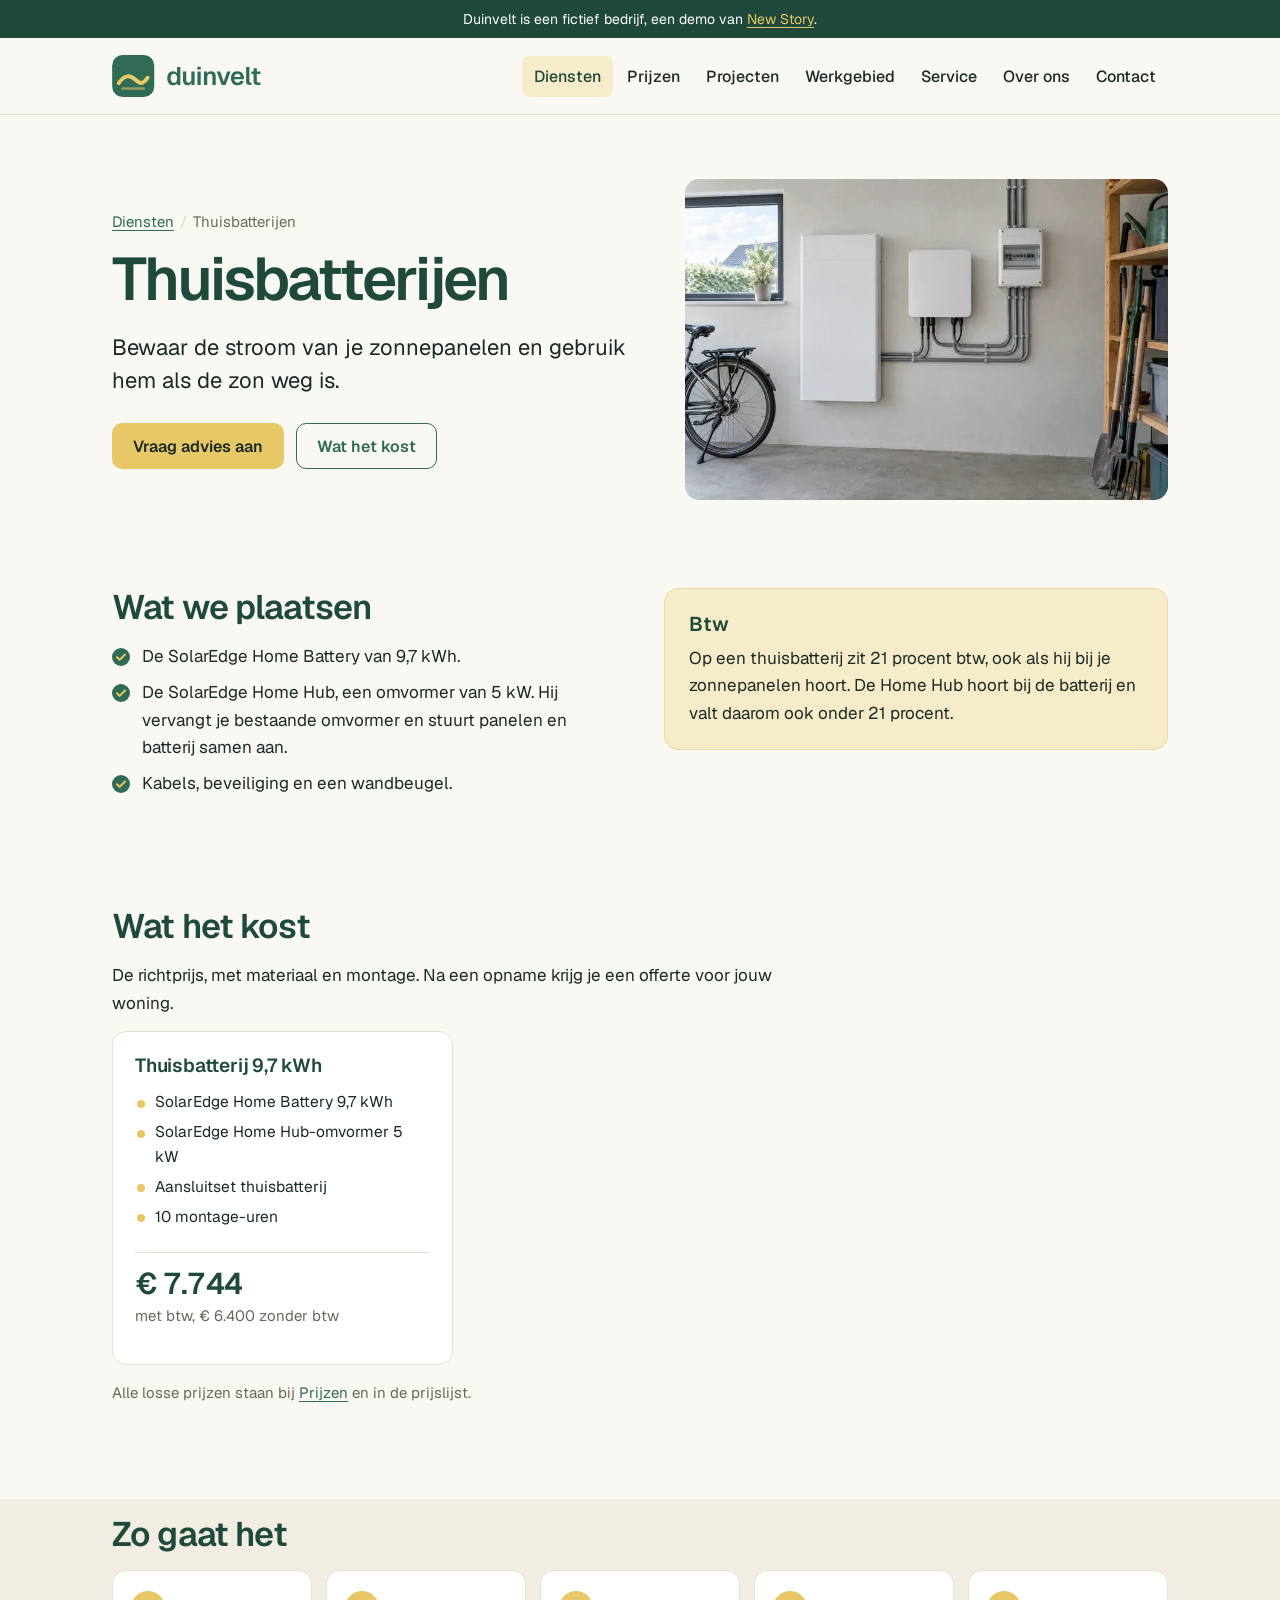
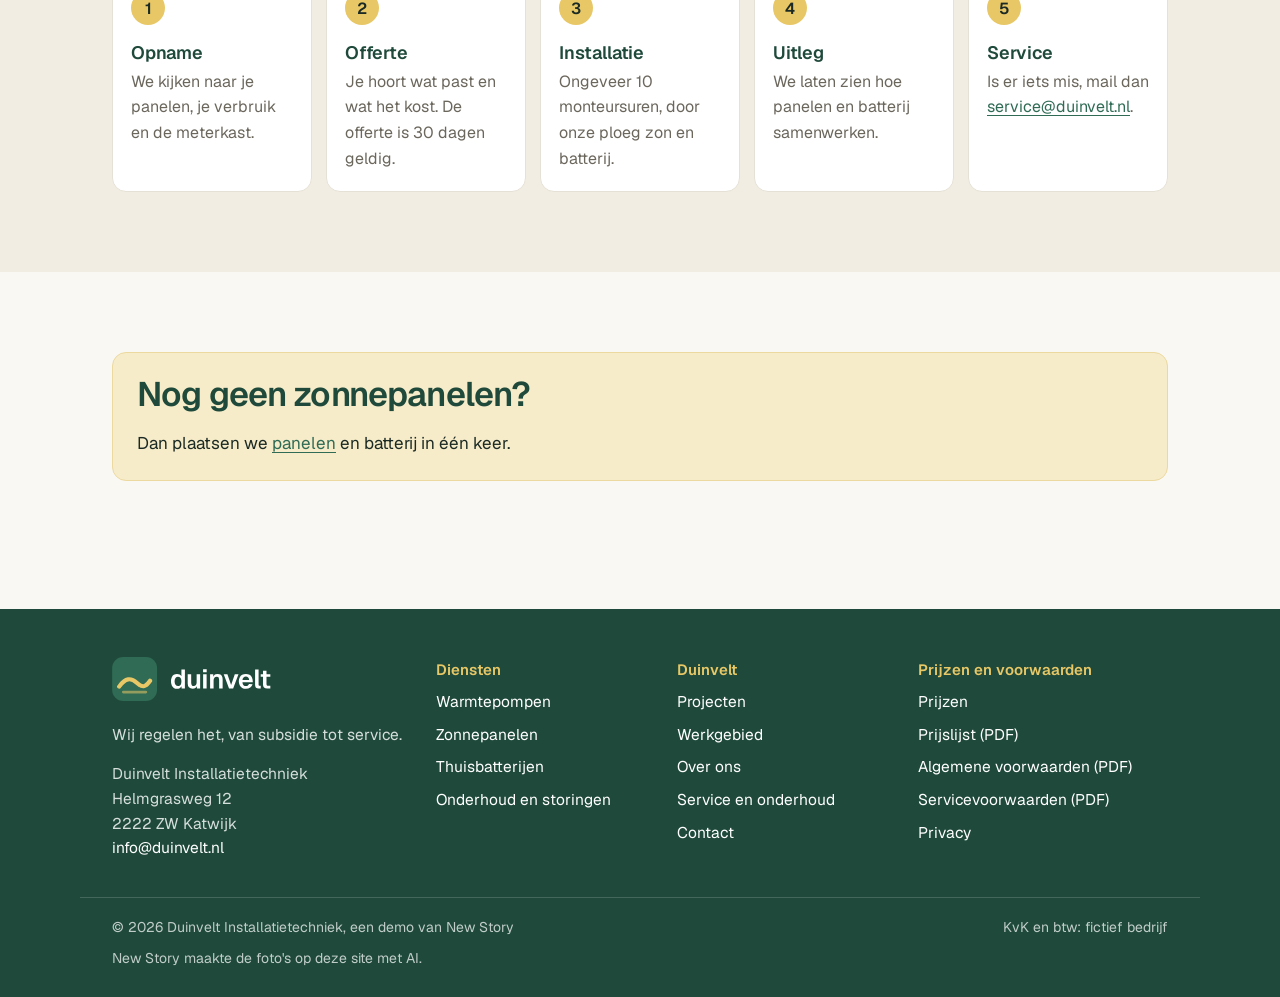
<file: diensten/thuisbatterijen/index.html>
<!doctype html>
<html lang="nl">
<head>
<meta charset="utf-8">
<title>Thuisbatterijen - Duinvelt Installatietechniek</title>
<meta name="description" content="Een thuisbatterij bij je zonnepanelen, van Duinvelt, een fictief installatiebedrijf: wat we plaatsen, wat het kost en hoe het gaat.">
<!-- blok kop-meta -->
<meta name="viewport" content="width=device-width, initial-scale=1">
<meta name="robots" content="noindex, nofollow">
<meta name="theme-color" content="#1f4a3b">
<link rel="icon" href="/beeldmerk.svg" type="image/svg+xml">
<link rel="apple-touch-icon" href="/apple-touch-icon.png">
<link rel="preload" href="/fonts/geist-latin-wght-normal.woff2" as="font" type="font/woff2" crossorigin>
<link rel="stylesheet" href="/stijl.css?v=779e3616">
<!-- /blok -->
</head>
<body>
<!-- blok kop -->
<a class="naar-inhoud" href="#inhoud">Naar de inhoud</a>
<div class="melding"><p>Duinvelt is een fictief bedrijf, een demo van <a href="https://newstory.nl">New Story</a>.</p></div>
<header class="kop">
<div class="wrap">
<a class="logo" href="/"><img src="/logo.svg" alt="Duinvelt, naar de startpagina" width="150" height="42"></a>
<nav class="hoofdmenu" aria-label="Hoofdmenu"><ul><li><a href="/diensten/" aria-current="true">Diensten</a></li><li><a href="/prijzen/">Prijzen</a></li><li><a href="/projecten/">Projecten</a></li><li><a href="/werkgebied/">Werkgebied</a></li><li><a href="/service/">Service</a></li><li><a href="/over-ons/">Over ons</a></li><li><a href="/contact/">Contact</a></li></ul></nav>
<details class="menu"><summary>Menu <svg viewBox="0 0 18 18" aria-hidden="true"><path d="M2 4.5h14M2 9h14M2 13.5h14" stroke="currentColor" stroke-width="2" stroke-linecap="round"/></svg></summary><nav aria-label="Hoofdmenu"><ul><li><a href="/diensten/" aria-current="true">Diensten</a></li><li><a href="/prijzen/">Prijzen</a></li><li><a href="/projecten/">Projecten</a></li><li><a href="/werkgebied/">Werkgebied</a></li><li><a href="/service/">Service</a></li><li><a href="/over-ons/">Over ons</a></li><li><a href="/contact/">Contact</a></li></ul></nav></details>
</div>
</header>
<!-- /blok -->
<main id="inhoud">

<section class="paginakop">
<div class="wrap kop-raster">
<div>
<nav class="kruimel" aria-label="Kruimelpad"><ol><li><a href="/diensten/">Diensten</a></li><li aria-current="page">Thuisbatterijen</li></ol></nav>
<h1>Thuisbatterijen</h1>
<p class="lead">Bewaar de stroom van je zonnepanelen en gebruik hem als de zon weg is.</p>
<div class="knoppen">
<a class="knop knop-zand" href="mailto:info@duinvelt.nl?subject=Thuisbatterij">Vraag advies aan</a>
<a class="knop knop-rand" href="#kosten">Wat het kost</a>
</div>
</div>
<img class="foto" src="/beeld/thuisbatterij-garage-1600.webp" srcset="/beeld/thuisbatterij-garage-800.webp 800w, /beeld/thuisbatterij-garage-1600.webp 1600w" sizes="(min-width: 900px) 490px, calc(100vw - 40px)" width="1600" height="1062" loading="lazy" alt="Een witte thuisbatterij en een omvormer aan de muur van een garage, met de kabels netjes naar de groepenkast.">
</div>
</section>

<section class="sectie">
<div class="wrap twee">
<div>
<h2>Wat we plaatsen</h2>
<ul class="vinken">
<li>De SolarEdge Home Battery van 9,7 kWh.</li>
<li>De SolarEdge Home Hub, een omvormer van 5 kW. Hij vervangt je bestaande omvormer en stuurt panelen en batterij samen aan.</li>
<li>Kabels, beveiliging en een wandbeugel.</li>
</ul>
</div>
<div class="kader">
<h3>Btw</h3>
<p>Op een thuisbatterij zit 21 procent btw, ook als hij bij je zonnepanelen hoort. De Home Hub hoort bij de batterij en valt daarom ook onder 21 procent.</p>
</div>
</div>
</section>

<section class="sectie" id="kosten">
<div class="wrap">
<h2>Wat het kost</h2>
<p class="intro">De richtprijs, met materiaal en montage. Na een opname krijg je een offerte voor jouw woning.</p>
<!-- blok pakketten thuisbatterij -->
<div class="pakketten"><article class="pakket"><h3>Thuisbatterij 9,7 kWh</h3><ul><li>SolarEdge Home Battery 9,7 kWh</li><li>SolarEdge Home Hub-omvormer 5 kW</li><li>Aansluitset thuisbatterij</li><li>10 montage-uren</li></ul><p class="prijs"><span class="bedrag">€ 7.744</span><span class="uitleg">met btw, € 6.400 zonder btw</span></p></article></div>
<!-- /blok -->
<p class="stil klein" style="margin-top:16px">Alle losse prijzen staan bij <a href="/prijzen/">Prijzen</a> en in de prijslijst.</p>
</div>
</section>

<section class="sectie vlak">
<div class="wrap">
<h2>Zo gaat het</h2>
<ol class="stappen rij">
<li><h3>Opname</h3><p>We kijken naar je panelen, je verbruik en de meterkast.</p></li>
<li><h3>Offerte</h3><p>Je hoort wat past en wat het kost. De offerte is <span data-bron="tarief.offerte_geldig_dagen">30</span> dagen geldig.</p></li>
<li><h3>Installatie</h3><p>Ongeveer <span data-bron="pakket.thuisbatterij-10-kwh.uren">10</span> monteursuren, door onze ploeg zon en batterij.</p></li>
<li><h3>Uitleg</h3><p>We laten zien hoe panelen en batterij samenwerken.</p></li>
<li><h3>Service</h3><p>Is er iets mis, mail dan <a href="mailto:service@duinvelt.nl">service@duinvelt.nl</a>.</p></li>
</ol>
</div>
</section>

<section class="sectie">
<div class="wrap">
<div class="kader">
<h2>Nog geen zonnepanelen?</h2>
<p>Dan plaatsen we <a href="/diensten/zonnepanelen/">panelen</a> en batterij in één keer.</p>
</div>
</div>
</section>

</main>
<!-- blok voet -->
<footer class="voet">
<div class="wrap voet-raster">
<div class="voet-merk"><a class="logo" href="/"><img src="/logo-wit.svg" alt="Duinvelt, naar de startpagina" width="160" height="45"></a><p>Wij regelen het, van subsidie tot service.</p><p>Duinvelt Installatietechniek<br>Helmgrasweg 12<br>2222 ZW Katwijk<br><a href="mailto:info@duinvelt.nl">info@duinvelt.nl</a></p></div>
<nav aria-label="Diensten"><h2>Diensten</h2><ul><li><a href="/diensten/warmtepompen/">Warmtepompen</a></li><li><a href="/diensten/zonnepanelen/">Zonnepanelen</a></li><li><a href="/diensten/thuisbatterijen/">Thuisbatterijen</a></li><li><a href="/diensten/onderhoud-en-storingen/">Onderhoud en storingen</a></li></ul></nav>
<nav aria-label="Duinvelt"><h2>Duinvelt</h2><ul><li><a href="/projecten/">Projecten</a></li><li><a href="/werkgebied/">Werkgebied</a></li><li><a href="/over-ons/">Over ons</a></li><li><a href="/service/">Service en onderhoud</a></li><li><a href="/contact/">Contact</a></li></ul></nav>
<nav aria-label="Prijzen en voorwaarden"><h2>Prijzen en voorwaarden</h2><ul><li><a href="/prijzen/">Prijzen</a></li><li><a href="/documenten/prijslijst.pdf">Prijslijst (PDF)</a></li><li><a href="/documenten/algemene-voorwaarden.pdf">Algemene voorwaarden (PDF)</a></li><li><a href="/documenten/servicevoorwaarden.pdf">Servicevoorwaarden (PDF)</a></li><li><a href="/privacy/">Privacy</a></li></ul></nav>
</div>
<div class="wrap voet-onder"><p>&copy; 2026 Duinvelt Installatietechniek, een demo van New Story</p><p>KvK en btw: fictief bedrijf</p></div>
</footer>
<!-- /blok -->
<div class="voet-beeld"><div class="wrap"><p>New Story maakte de foto's op deze site met AI.</p></div></div>
</body>
</html>
</file>
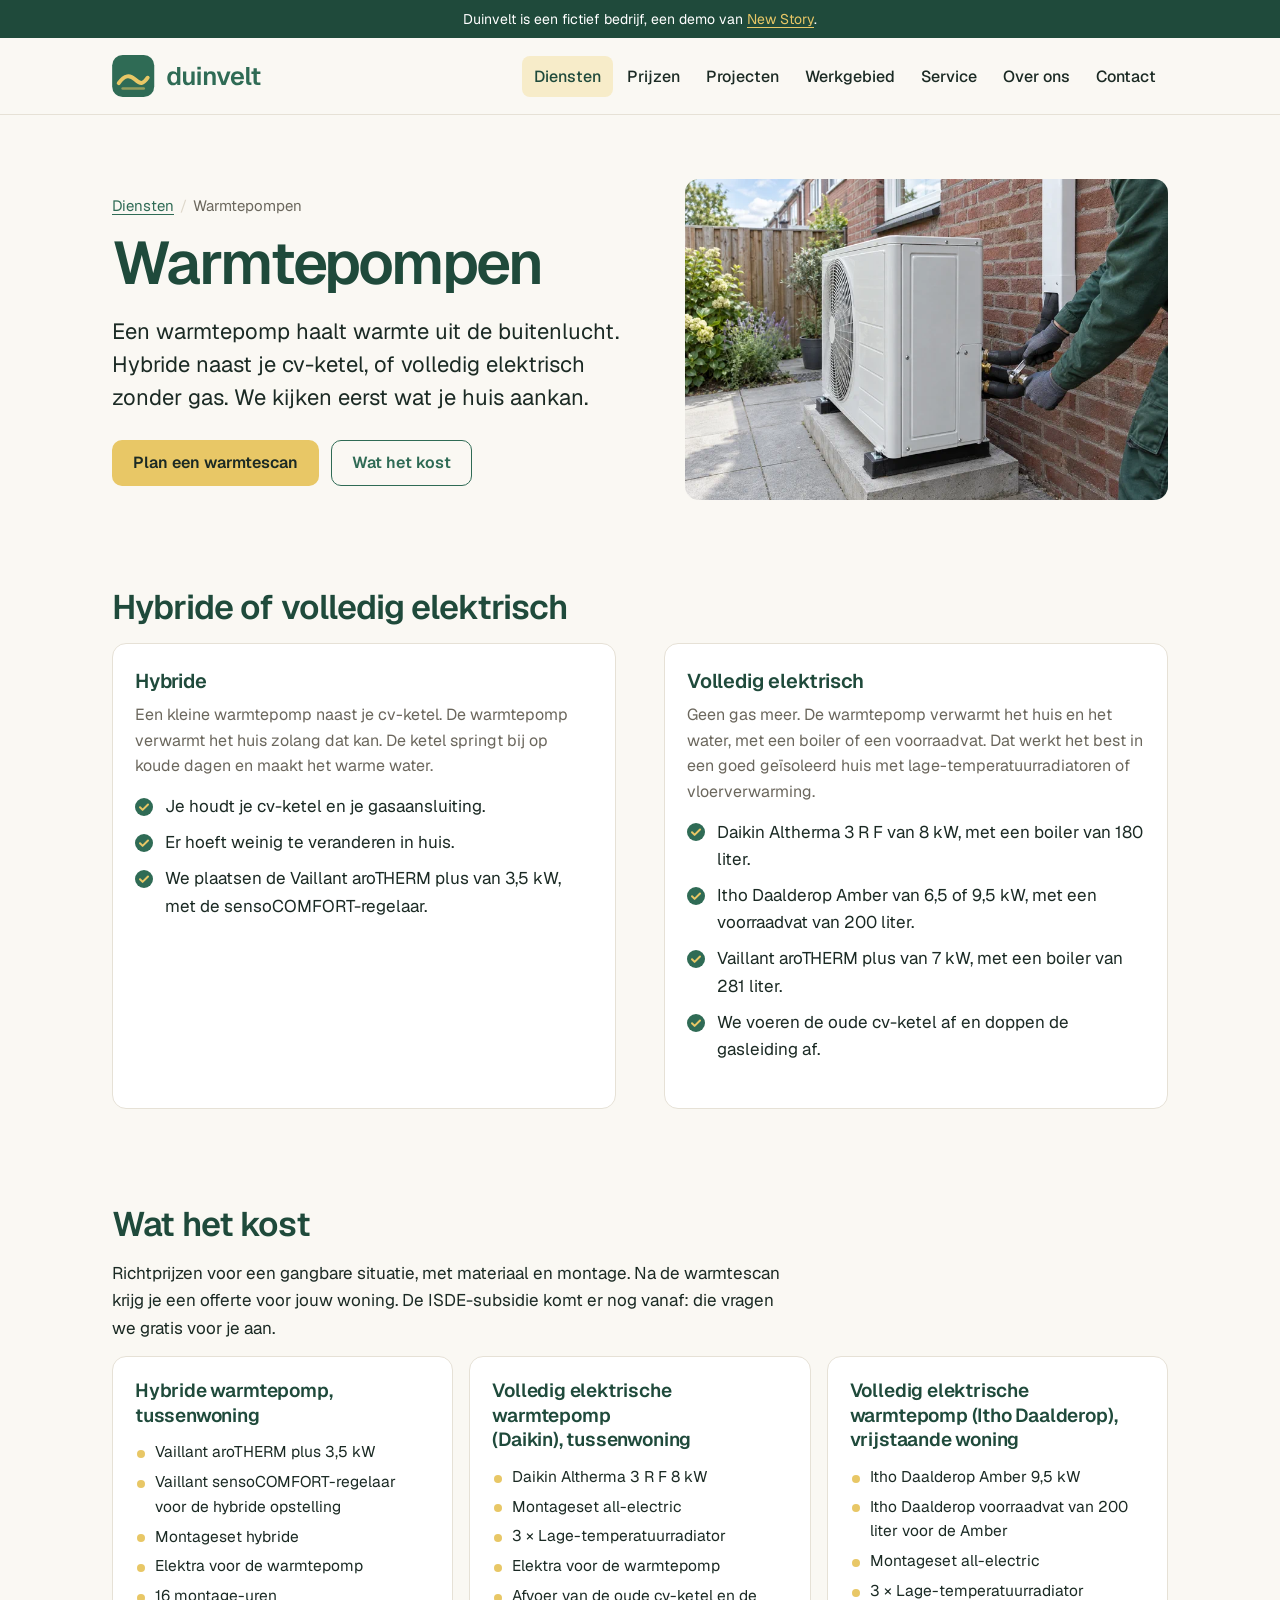
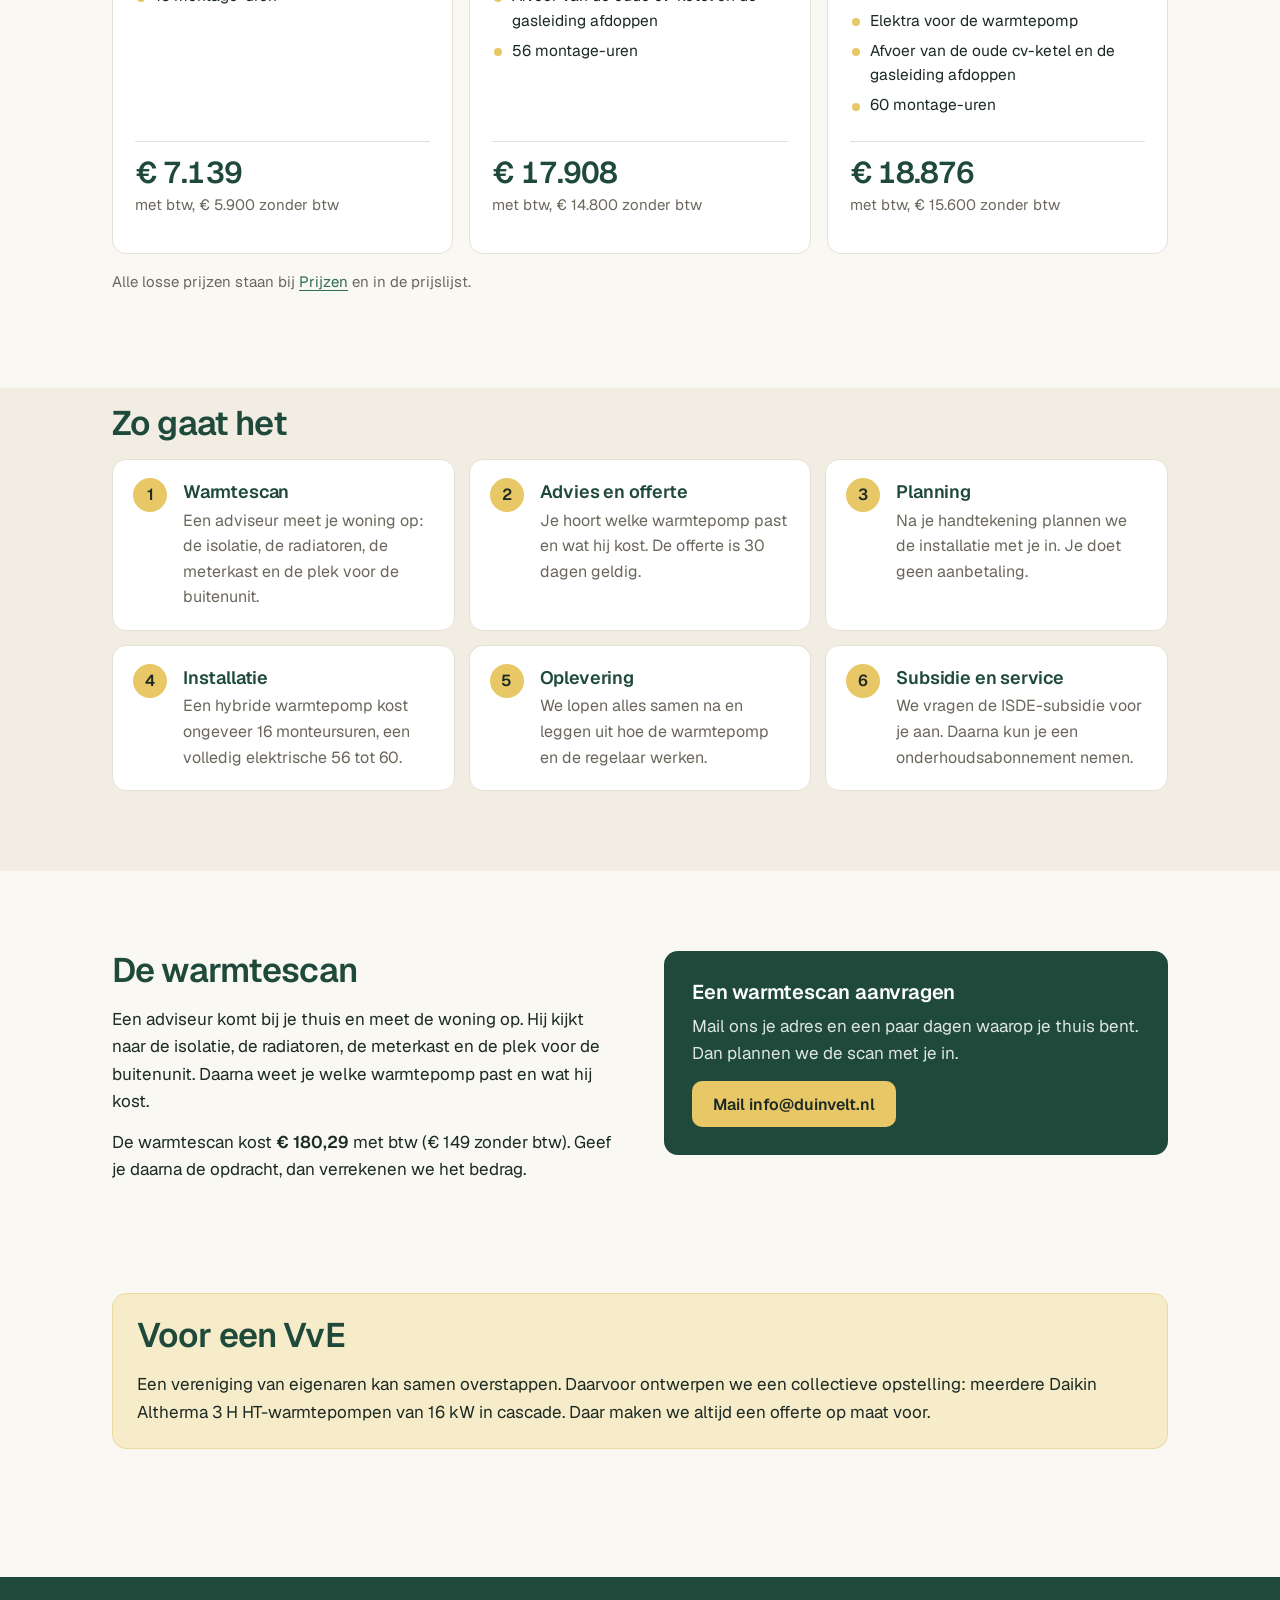
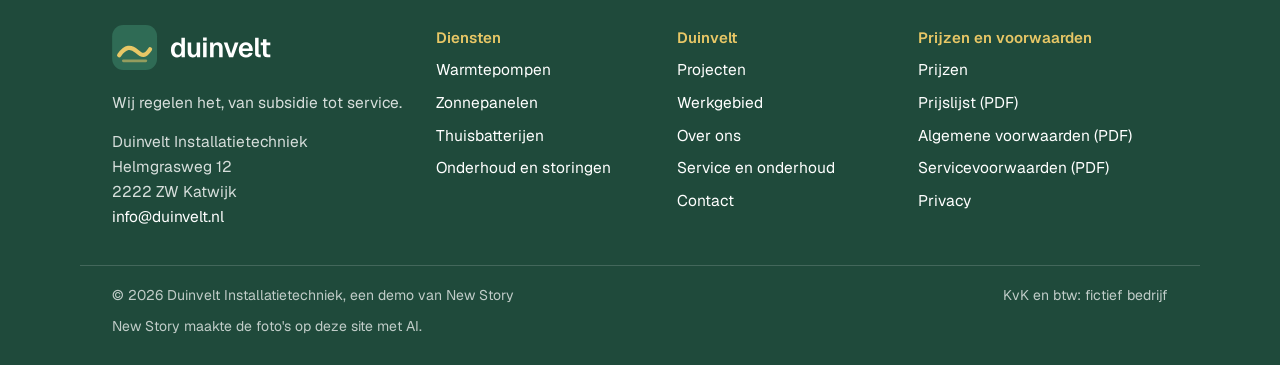
<file: diensten/warmtepompen/index.html>
<!doctype html>
<html lang="nl">
<head>
<meta charset="utf-8">
<title>Warmtepompen - Duinvelt Installatietechniek</title>
<meta name="description" content="Een hybride of volledig elektrische warmtepomp van Duinvelt, een fictief installatiebedrijf: wat het kost en hoe het gaat, van warmtescan tot subsidie.">
<!-- blok kop-meta -->
<meta name="viewport" content="width=device-width, initial-scale=1">
<meta name="robots" content="noindex, nofollow">
<meta name="theme-color" content="#1f4a3b">
<link rel="icon" href="/beeldmerk.svg" type="image/svg+xml">
<link rel="apple-touch-icon" href="/apple-touch-icon.png">
<link rel="preload" href="/fonts/geist-latin-wght-normal.woff2" as="font" type="font/woff2" crossorigin>
<link rel="stylesheet" href="/stijl.css?v=779e3616">
<!-- /blok -->
</head>
<body>
<!-- blok kop -->
<a class="naar-inhoud" href="#inhoud">Naar de inhoud</a>
<div class="melding"><p>Duinvelt is een fictief bedrijf, een demo van <a href="https://newstory.nl">New Story</a>.</p></div>
<header class="kop">
<div class="wrap">
<a class="logo" href="/"><img src="/logo.svg" alt="Duinvelt, naar de startpagina" width="150" height="42"></a>
<nav class="hoofdmenu" aria-label="Hoofdmenu"><ul><li><a href="/diensten/" aria-current="true">Diensten</a></li><li><a href="/prijzen/">Prijzen</a></li><li><a href="/projecten/">Projecten</a></li><li><a href="/werkgebied/">Werkgebied</a></li><li><a href="/service/">Service</a></li><li><a href="/over-ons/">Over ons</a></li><li><a href="/contact/">Contact</a></li></ul></nav>
<details class="menu"><summary>Menu <svg viewBox="0 0 18 18" aria-hidden="true"><path d="M2 4.5h14M2 9h14M2 13.5h14" stroke="currentColor" stroke-width="2" stroke-linecap="round"/></svg></summary><nav aria-label="Hoofdmenu"><ul><li><a href="/diensten/" aria-current="true">Diensten</a></li><li><a href="/prijzen/">Prijzen</a></li><li><a href="/projecten/">Projecten</a></li><li><a href="/werkgebied/">Werkgebied</a></li><li><a href="/service/">Service</a></li><li><a href="/over-ons/">Over ons</a></li><li><a href="/contact/">Contact</a></li></ul></nav></details>
</div>
</header>
<!-- /blok -->
<main id="inhoud">

<section class="paginakop">
<div class="wrap kop-raster">
<div>
<nav class="kruimel" aria-label="Kruimelpad"><ol><li><a href="/diensten/">Diensten</a></li><li aria-current="page">Warmtepompen</li></ol></nav>
<h1>Warmtepompen</h1>
<p class="lead">Een warmtepomp haalt warmte uit de buitenlucht. Hybride naast je cv-ketel, of volledig elektrisch zonder gas. We kijken eerst wat je huis aankan.</p>
<div class="knoppen">
<a class="knop knop-zand" href="#warmtescan">Plan een warmtescan</a>
<a class="knop knop-rand" href="#kosten">Wat het kost</a>
</div>
</div>
<img class="foto" src="/beeld/warmtepomp-tuin-1600.webp" srcset="/beeld/warmtepomp-tuin-800.webp 800w, /beeld/warmtepomp-tuin-1600.webp 1600w" sizes="(min-width: 900px) 490px, calc(100vw - 40px)" width="1600" height="1062" loading="lazy" alt="Handen in werkhandschoenen draaien een leiding vast aan een witte warmtepomp naast een bakstenen muur.">
</div>
</section>

<section class="sectie">
<div class="wrap">
<h2>Hybride of volledig elektrisch</h2>
<div class="twee gelijk">
<div class="kaart">
<h3>Hybride</h3>
<p>Een kleine warmtepomp naast je cv-ketel. De warmtepomp verwarmt het huis zolang dat kan. De ketel springt bij op koude dagen en maakt het warme water.</p>
<ul class="vinken">
<li>Je houdt je cv-ketel en je gasaansluiting.</li>
<li>Er hoeft weinig te veranderen in huis.</li>
<li>We plaatsen de Vaillant aroTHERM plus van 3,5 kW, met de sensoCOMFORT-regelaar.</li>
</ul>
</div>
<div class="kaart">
<h3>Volledig elektrisch</h3>
<p>Geen gas meer. De warmtepomp verwarmt het huis en het water, met een boiler of een voorraadvat. Dat werkt het best in een goed geïsoleerd huis met lage-temperatuurradiatoren of vloerverwarming.</p>
<ul class="vinken">
<li>Daikin Altherma 3 R F van 8 kW, met een boiler van 180 liter.</li>
<li>Itho Daalderop Amber van 6,5 of 9,5 kW, met een voorraadvat van 200 liter.</li>
<li>Vaillant aroTHERM plus van 7 kW, met een boiler van 281 liter.</li>
<li>We voeren de oude cv-ketel af en doppen de gasleiding af.</li>
</ul>
</div>
</div>
</div>
</section>

<section class="sectie" id="kosten">
<div class="wrap">
<h2>Wat het kost</h2>
<p class="intro">Richtprijzen voor een gangbare situatie, met materiaal en montage. Na de warmtescan krijg je een offerte voor jouw woning. De ISDE-subsidie komt er nog vanaf: die vragen we gratis voor je aan.</p>
<!-- blok pakketten wp -->
<div class="pakketten"><article class="pakket"><h3>Hybride warmtepomp, tussenwoning</h3><ul><li>Vaillant aroTHERM plus 3,5 kW</li><li>Vaillant sensoCOMFORT-regelaar voor de hybride opstelling</li><li>Montageset hybride</li><li>Elektra voor de warmtepomp</li><li>16 montage-uren</li></ul><p class="prijs"><span class="bedrag">€ 7.139</span><span class="uitleg">met btw, € 5.900 zonder btw</span></p></article><article class="pakket"><h3>Volledig elektrische warmtepomp (Daikin), tussenwoning</h3><ul><li>Daikin Altherma 3 R F 8 kW</li><li>Montageset all-electric</li><li>3 × Lage-temperatuurradiator</li><li>Elektra voor de warmtepomp</li><li>Afvoer van de oude cv-ketel en de gasleiding afdoppen</li><li>56 montage-uren</li></ul><p class="prijs"><span class="bedrag">€ 17.908</span><span class="uitleg">met btw, € 14.800 zonder btw</span></p></article><article class="pakket"><h3>Volledig elektrische warmtepomp (Itho Daalderop), vrijstaande woning</h3><ul><li>Itho Daalderop Amber 9,5 kW</li><li>Itho Daalderop voorraadvat van 200 liter voor de Amber</li><li>Montageset all-electric</li><li>3 × Lage-temperatuurradiator</li><li>Elektra voor de warmtepomp</li><li>Afvoer van de oude cv-ketel en de gasleiding afdoppen</li><li>60 montage-uren</li></ul><p class="prijs"><span class="bedrag">€ 18.876</span><span class="uitleg">met btw, € 15.600 zonder btw</span></p></article></div>
<!-- /blok -->
<p class="stil klein" style="margin-top:16px">Alle losse prijzen staan bij <a href="/prijzen/">Prijzen</a> en in de prijslijst.</p>
</div>
</section>

<section class="sectie vlak">
<div class="wrap">
<h2>Zo gaat het</h2>
<ol class="stappen rij-zes">
<li><h3>Warmtescan</h3><p>Een adviseur meet je woning op: de isolatie, de radiatoren, de meterkast en de plek voor de buitenunit.</p></li>
<li><h3>Advies en offerte</h3><p>Je hoort welke warmtepomp past en wat hij kost. De offerte is <span data-bron="tarief.offerte_geldig_dagen">30</span> dagen geldig.</p></li>
<li><h3>Planning</h3><p>Na je handtekening plannen we de installatie met je in. Je doet <span data-bron="tarief.aanbetaling">geen aanbetaling</span>.</p></li>
<li><h3>Installatie</h3><p>Een hybride warmtepomp kost ongeveer <span data-bron="pakket.hybride-tussenwoning.uren">16</span> monteursuren, een volledig elektrische <span data-bron="pakket.all-electric-daikin-tussenwoning.uren">56</span> tot <span data-bron="pakket.all-electric-itho-vrijstaand.uren">60</span>.</p></li>
<li><h3>Oplevering</h3><p>We lopen alles samen na en leggen uit hoe de warmtepomp en de regelaar werken.</p></li>
<li><h3>Subsidie en service</h3><p>We vragen de ISDE-subsidie voor je aan. Daarna kun je een onderhoudsabonnement nemen.</p></li>
</ol>
</div>
</section>

<section class="sectie" id="warmtescan">
<div class="wrap twee">
<div>
<h2>De warmtescan</h2>
<p>Een adviseur komt bij je thuis en meet de woning op. Hij kijkt naar de isolatie, de radiatoren, de meterkast en de plek voor de buitenunit. Daarna weet je welke warmtepomp past en wat hij kost.</p>
<p>De warmtescan kost <strong data-bron="prijs.DI-WARMTESCAN">€&nbsp;180,29</strong> met btw (<span data-bron="prijs.DI-WARMTESCAN.excl">€&nbsp;149</span> zonder btw). Geef je daarna de opdracht, dan verrekenen we het bedrag.</p>
</div>
<div class="donkervlak">
<h3>Een warmtescan aanvragen</h3>
<p>Mail ons je adres en een paar dagen waarop je thuis bent. Dan plannen we de scan met je in.</p>
<a class="knop knop-zand" href="mailto:info@duinvelt.nl?subject=Warmtescan">Mail info@duinvelt.nl</a>
</div>
</div>
</section>

<section class="sectie">
<div class="wrap">
<div class="kader">
<h2>Voor een VvE</h2>
<p>Een vereniging van eigenaren kan samen overstappen. Daarvoor ontwerpen we een collectieve opstelling: meerdere Daikin Altherma 3 H HT-warmtepompen van 16 kW in cascade. Daar maken we altijd een offerte op maat voor.</p>
</div>
</div>
</section>

</main>
<!-- blok voet -->
<footer class="voet">
<div class="wrap voet-raster">
<div class="voet-merk"><a class="logo" href="/"><img src="/logo-wit.svg" alt="Duinvelt, naar de startpagina" width="160" height="45"></a><p>Wij regelen het, van subsidie tot service.</p><p>Duinvelt Installatietechniek<br>Helmgrasweg 12<br>2222 ZW Katwijk<br><a href="mailto:info@duinvelt.nl">info@duinvelt.nl</a></p></div>
<nav aria-label="Diensten"><h2>Diensten</h2><ul><li><a href="/diensten/warmtepompen/">Warmtepompen</a></li><li><a href="/diensten/zonnepanelen/">Zonnepanelen</a></li><li><a href="/diensten/thuisbatterijen/">Thuisbatterijen</a></li><li><a href="/diensten/onderhoud-en-storingen/">Onderhoud en storingen</a></li></ul></nav>
<nav aria-label="Duinvelt"><h2>Duinvelt</h2><ul><li><a href="/projecten/">Projecten</a></li><li><a href="/werkgebied/">Werkgebied</a></li><li><a href="/over-ons/">Over ons</a></li><li><a href="/service/">Service en onderhoud</a></li><li><a href="/contact/">Contact</a></li></ul></nav>
<nav aria-label="Prijzen en voorwaarden"><h2>Prijzen en voorwaarden</h2><ul><li><a href="/prijzen/">Prijzen</a></li><li><a href="/documenten/prijslijst.pdf">Prijslijst (PDF)</a></li><li><a href="/documenten/algemene-voorwaarden.pdf">Algemene voorwaarden (PDF)</a></li><li><a href="/documenten/servicevoorwaarden.pdf">Servicevoorwaarden (PDF)</a></li><li><a href="/privacy/">Privacy</a></li></ul></nav>
</div>
<div class="wrap voet-onder"><p>&copy; 2026 Duinvelt Installatietechniek, een demo van New Story</p><p>KvK en btw: fictief bedrijf</p></div>
</footer>
<!-- /blok -->
<div class="voet-beeld"><div class="wrap"><p>New Story maakte de foto's op deze site met AI.</p></div></div>
</body>
</html>
</file>
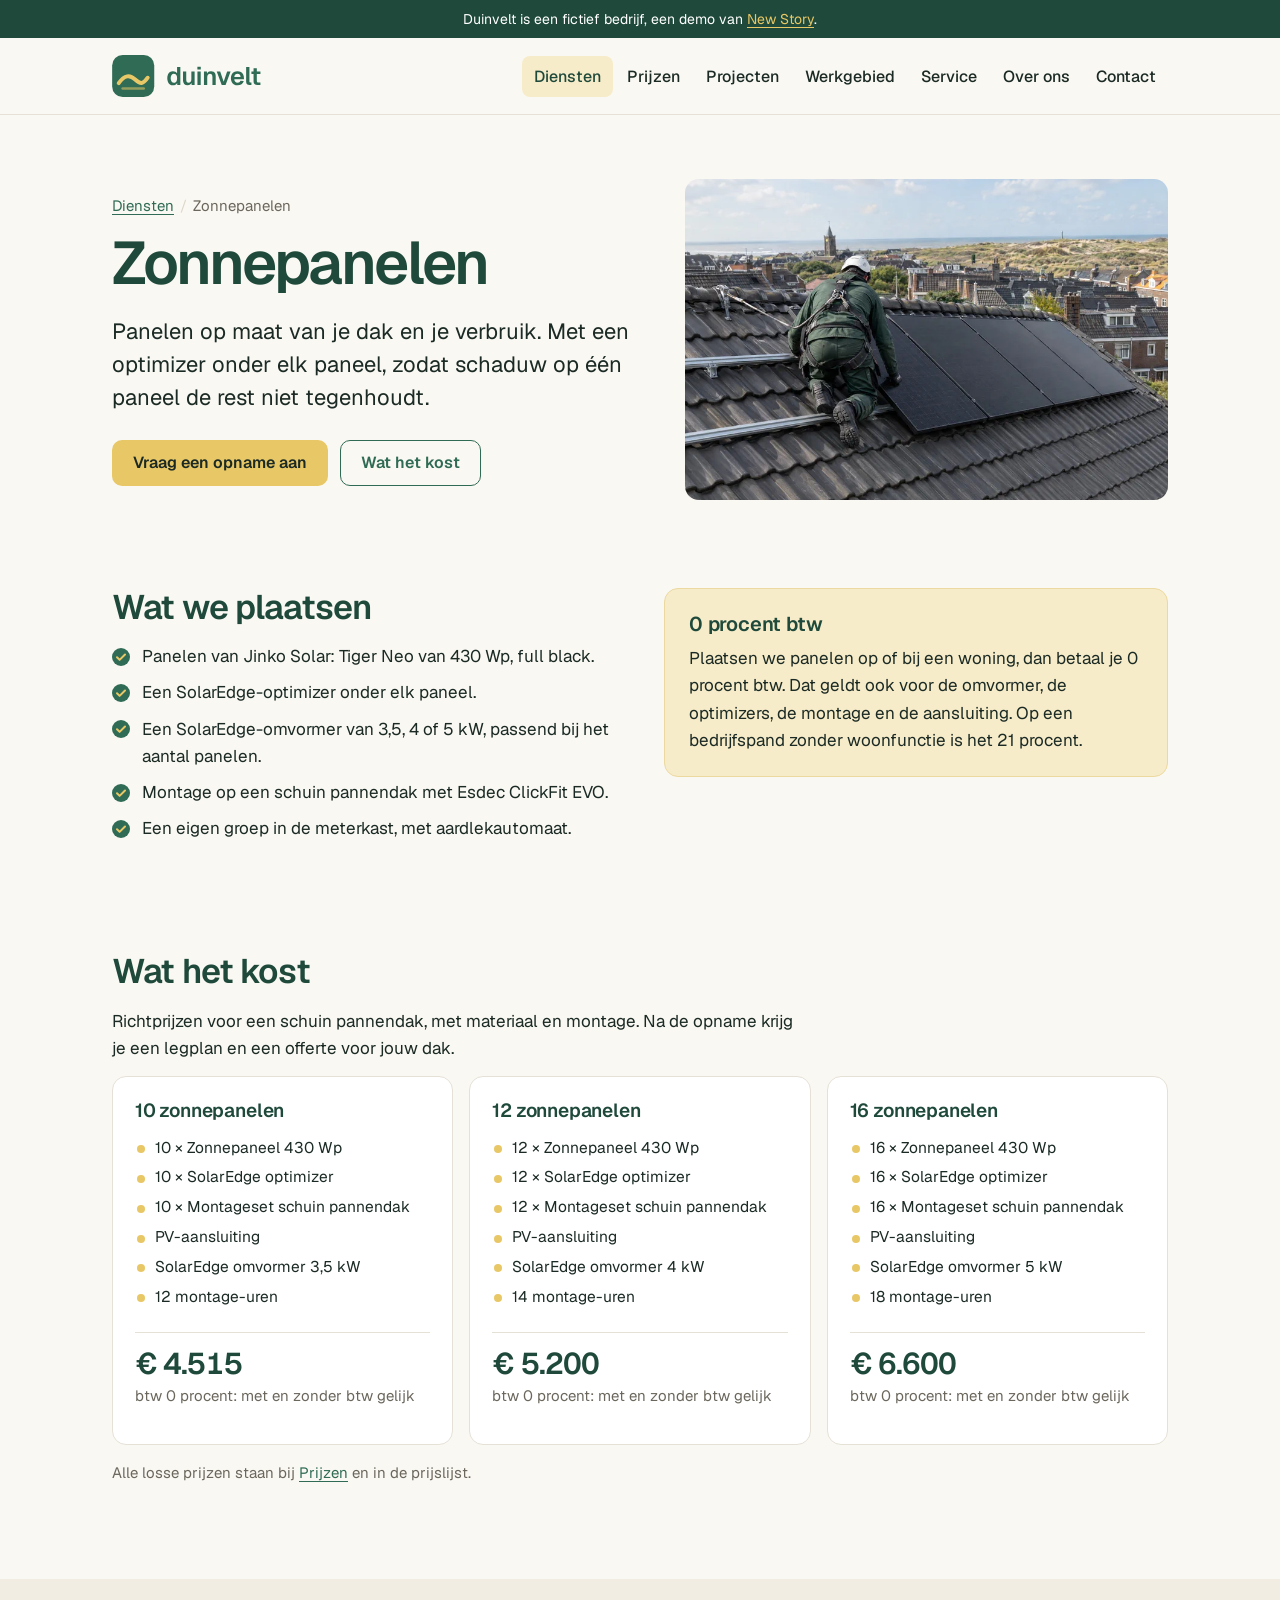
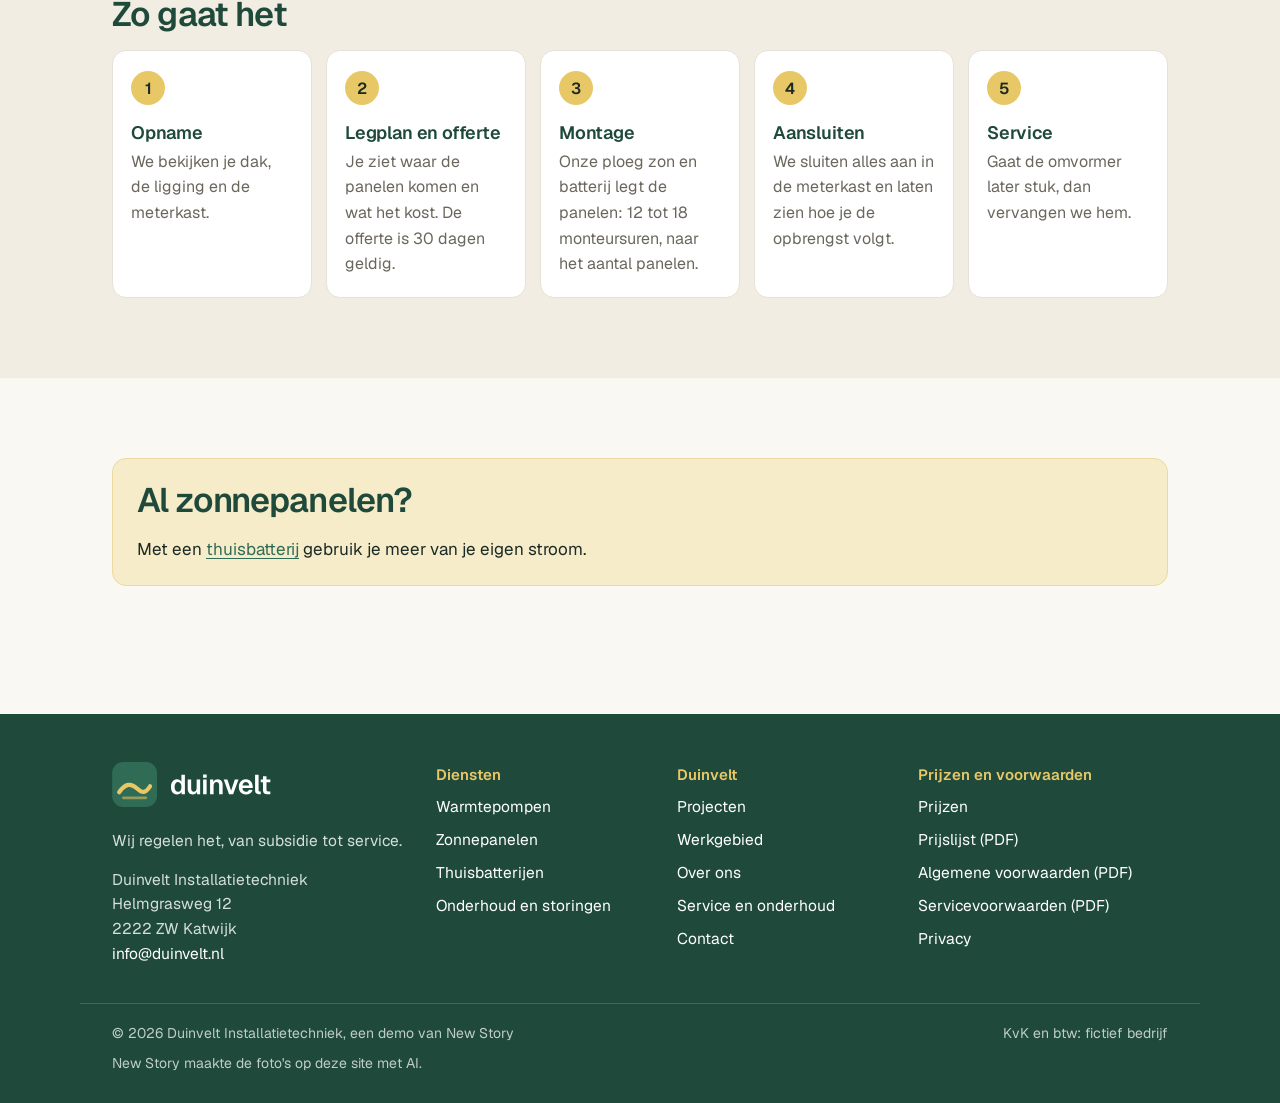
<file: diensten/zonnepanelen/index.html>
<!doctype html>
<html lang="nl">
<head>
<meta charset="utf-8">
<title>Zonnepanelen - Duinvelt Installatietechniek</title>
<meta name="description" content="Zonnepanelen van Duinvelt, een fictief installatiebedrijf: wat we plaatsen, wat het kost en hoe het gaat.">
<!-- blok kop-meta -->
<meta name="viewport" content="width=device-width, initial-scale=1">
<meta name="robots" content="noindex, nofollow">
<meta name="theme-color" content="#1f4a3b">
<link rel="icon" href="/beeldmerk.svg" type="image/svg+xml">
<link rel="apple-touch-icon" href="/apple-touch-icon.png">
<link rel="preload" href="/fonts/geist-latin-wght-normal.woff2" as="font" type="font/woff2" crossorigin>
<link rel="stylesheet" href="/stijl.css?v=779e3616">
<!-- /blok -->
</head>
<body>
<!-- blok kop -->
<a class="naar-inhoud" href="#inhoud">Naar de inhoud</a>
<div class="melding"><p>Duinvelt is een fictief bedrijf, een demo van <a href="https://newstory.nl">New Story</a>.</p></div>
<header class="kop">
<div class="wrap">
<a class="logo" href="/"><img src="/logo.svg" alt="Duinvelt, naar de startpagina" width="150" height="42"></a>
<nav class="hoofdmenu" aria-label="Hoofdmenu"><ul><li><a href="/diensten/" aria-current="true">Diensten</a></li><li><a href="/prijzen/">Prijzen</a></li><li><a href="/projecten/">Projecten</a></li><li><a href="/werkgebied/">Werkgebied</a></li><li><a href="/service/">Service</a></li><li><a href="/over-ons/">Over ons</a></li><li><a href="/contact/">Contact</a></li></ul></nav>
<details class="menu"><summary>Menu <svg viewBox="0 0 18 18" aria-hidden="true"><path d="M2 4.5h14M2 9h14M2 13.5h14" stroke="currentColor" stroke-width="2" stroke-linecap="round"/></svg></summary><nav aria-label="Hoofdmenu"><ul><li><a href="/diensten/" aria-current="true">Diensten</a></li><li><a href="/prijzen/">Prijzen</a></li><li><a href="/projecten/">Projecten</a></li><li><a href="/werkgebied/">Werkgebied</a></li><li><a href="/service/">Service</a></li><li><a href="/over-ons/">Over ons</a></li><li><a href="/contact/">Contact</a></li></ul></nav></details>
</div>
</header>
<!-- /blok -->
<main id="inhoud">

<section class="paginakop">
<div class="wrap kop-raster">
<div>
<nav class="kruimel" aria-label="Kruimelpad"><ol><li><a href="/diensten/">Diensten</a></li><li aria-current="page">Zonnepanelen</li></ol></nav>
<h1>Zonnepanelen</h1>
<p class="lead">Panelen op maat van je dak en je verbruik. Met een optimizer onder elk paneel, zodat schaduw op één paneel de rest niet tegenhoudt.</p>
<div class="knoppen">
<a class="knop knop-zand" href="mailto:info@duinvelt.nl?subject=Zonnepanelen">Vraag een opname aan</a>
<a class="knop knop-rand" href="#kosten">Wat het kost</a>
</div>
</div>
<img class="foto" src="/beeld/zonnepanelen-dak-1600.webp" srcset="/beeld/zonnepanelen-dak-800.webp 800w, /beeld/zonnepanelen-dak-1600.webp 1600w" sizes="(min-width: 900px) 490px, calc(100vw - 40px)" width="1600" height="1062" loading="lazy" alt="Een monteur met helm en valharnas legt een zwart zonnepaneel op een pannendak. In de verte liggen de duinen en de zee.">
</div>
</section>

<section class="sectie">
<div class="wrap twee">
<div>
<h2>Wat we plaatsen</h2>
<ul class="vinken">
<li>Panelen van Jinko Solar: Tiger Neo van 430 Wp, full black.</li>
<li>Een SolarEdge-optimizer onder elk paneel.</li>
<li>Een SolarEdge-omvormer van 3,5, 4 of 5 kW, passend bij het aantal panelen.</li>
<li>Montage op een schuin pannendak met Esdec ClickFit EVO.</li>
<li>Een eigen groep in de meterkast, met aardlekautomaat.</li>
</ul>
</div>
<div class="kader">
<h3>0 procent btw</h3>
<p>Plaatsen we panelen op of bij een woning, dan betaal je 0 procent btw. Dat geldt ook voor de omvormer, de optimizers, de montage en de aansluiting. Op een bedrijfspand zonder woonfunctie is het 21 procent.</p>
</div>
</div>
</section>

<section class="sectie" id="kosten">
<div class="wrap">
<h2>Wat het kost</h2>
<p class="intro">Richtprijzen voor een schuin pannendak, met materiaal en montage. Na de opname krijg je een legplan en een offerte voor jouw dak.</p>
<!-- blok pakketten zonnepanelen -->
<div class="pakketten"><article class="pakket"><h3>10 zonnepanelen</h3><ul><li>10 × Zonnepaneel 430 Wp</li><li>10 × SolarEdge optimizer</li><li>10 × Montageset schuin pannendak</li><li>PV-aansluiting</li><li>SolarEdge omvormer 3,5 kW</li><li>12 montage-uren</li></ul><p class="prijs"><span class="bedrag">€ 4.515</span><span class="uitleg">btw 0 procent: met en zonder btw gelijk</span></p></article><article class="pakket"><h3>12 zonnepanelen</h3><ul><li>12 × Zonnepaneel 430 Wp</li><li>12 × SolarEdge optimizer</li><li>12 × Montageset schuin pannendak</li><li>PV-aansluiting</li><li>SolarEdge omvormer 4 kW</li><li>14 montage-uren</li></ul><p class="prijs"><span class="bedrag">€ 5.200</span><span class="uitleg">btw 0 procent: met en zonder btw gelijk</span></p></article><article class="pakket"><h3>16 zonnepanelen</h3><ul><li>16 × Zonnepaneel 430 Wp</li><li>16 × SolarEdge optimizer</li><li>16 × Montageset schuin pannendak</li><li>PV-aansluiting</li><li>SolarEdge omvormer 5 kW</li><li>18 montage-uren</li></ul><p class="prijs"><span class="bedrag">€ 6.600</span><span class="uitleg">btw 0 procent: met en zonder btw gelijk</span></p></article></div>
<!-- /blok -->
<p class="stil klein" style="margin-top:16px">Alle losse prijzen staan bij <a href="/prijzen/">Prijzen</a> en in de prijslijst.</p>
</div>
</section>

<section class="sectie vlak">
<div class="wrap">
<h2>Zo gaat het</h2>
<ol class="stappen rij">
<li><h3>Opname</h3><p>We bekijken je dak, de ligging en de meterkast.</p></li>
<li><h3>Legplan en offerte</h3><p>Je ziet waar de panelen komen en wat het kost. De offerte is <span data-bron="tarief.offerte_geldig_dagen">30</span> dagen geldig.</p></li>
<li><h3>Montage</h3><p>Onze ploeg zon en batterij legt de panelen: <span data-bron="pakket.zon-10-panelen.uren">12</span> tot <span data-bron="pakket.zon-16-panelen.uren">18</span> monteursuren, naar het aantal panelen.</p></li>
<li><h3>Aansluiten</h3><p>We sluiten alles aan in de meterkast en laten zien hoe je de opbrengst volgt.</p></li>
<li><h3>Service</h3><p>Gaat de omvormer later stuk, dan vervangen we hem.</p></li>
</ol>
</div>
</section>

<section class="sectie">
<div class="wrap">
<div class="kader">
<h2>Al zonnepanelen?</h2>
<p>Met een <a href="/diensten/thuisbatterijen/">thuisbatterij</a> gebruik je meer van je eigen stroom.</p>
</div>
</div>
</section>

</main>
<!-- blok voet -->
<footer class="voet">
<div class="wrap voet-raster">
<div class="voet-merk"><a class="logo" href="/"><img src="/logo-wit.svg" alt="Duinvelt, naar de startpagina" width="160" height="45"></a><p>Wij regelen het, van subsidie tot service.</p><p>Duinvelt Installatietechniek<br>Helmgrasweg 12<br>2222 ZW Katwijk<br><a href="mailto:info@duinvelt.nl">info@duinvelt.nl</a></p></div>
<nav aria-label="Diensten"><h2>Diensten</h2><ul><li><a href="/diensten/warmtepompen/">Warmtepompen</a></li><li><a href="/diensten/zonnepanelen/">Zonnepanelen</a></li><li><a href="/diensten/thuisbatterijen/">Thuisbatterijen</a></li><li><a href="/diensten/onderhoud-en-storingen/">Onderhoud en storingen</a></li></ul></nav>
<nav aria-label="Duinvelt"><h2>Duinvelt</h2><ul><li><a href="/projecten/">Projecten</a></li><li><a href="/werkgebied/">Werkgebied</a></li><li><a href="/over-ons/">Over ons</a></li><li><a href="/service/">Service en onderhoud</a></li><li><a href="/contact/">Contact</a></li></ul></nav>
<nav aria-label="Prijzen en voorwaarden"><h2>Prijzen en voorwaarden</h2><ul><li><a href="/prijzen/">Prijzen</a></li><li><a href="/documenten/prijslijst.pdf">Prijslijst (PDF)</a></li><li><a href="/documenten/algemene-voorwaarden.pdf">Algemene voorwaarden (PDF)</a></li><li><a href="/documenten/servicevoorwaarden.pdf">Servicevoorwaarden (PDF)</a></li><li><a href="/privacy/">Privacy</a></li></ul></nav>
</div>
<div class="wrap voet-onder"><p>&copy; 2026 Duinvelt Installatietechniek, een demo van New Story</p><p>KvK en btw: fictief bedrijf</p></div>
</footer>
<!-- /blok -->
<div class="voet-beeld"><div class="wrap"><p>New Story maakte de foto's op deze site met AI.</p></div></div>
</body>
</html>
</file>
<file: stijl.css>
/* duinvelt.nl: de stijl van de site.
 * Kleuren, letter en ronding uit het prototype (.theme-duinvelt en brand.ts):
 * duingroen #2f6b55, duingroen donker #1f4a3b, zandgeel #e8c766 (accent, een
 * actie per scherm), zand licht #f7ecc9, papier #faf8f3, inkt #1b2a24.
 * Geist (SIL Open Font License, fonts/OFL.txt). Geen frameworks, geen externe bronnen. */

@font-face { font-family: "Geist"; src: url("/fonts/geist-latin-wght-normal.woff2") format("woff2"); font-weight: 100 900; font-style: normal; font-display: swap; }

:root {
  --papier: #faf8f3; --inkt: #1b2a24; --groen: #2f6b55; --donker: #1f4a3b;
  --zand: #e8c766; --zand-licht: #f7ecc9; --vlak: #f1ede3; --stil-vlak: #f3f0e8;
  --rand: #e6e1d6; --rand-sterk: #ddd7ca; --stil: #6b675d; --baksteen: #c2412d; --wit: #ffffff;
  --radius: 10px; --radius-kaart: 14px; --breed: 1120px;
}

* { box-sizing: border-box; }
html { -webkit-text-size-adjust: 100%; text-size-adjust: 100%; }
body { margin: 0; background: var(--papier); color: var(--inkt); font-family: "Geist", -apple-system, BlinkMacSystemFont, "Segoe UI", Roboto, sans-serif; font-size: 17px; line-height: 1.6; }
img, svg { max-width: 100%; }
img { height: auto; }
a { color: var(--groen); text-underline-offset: 3px; text-decoration-thickness: 1px; }
a:hover { color: var(--donker); text-decoration-thickness: 2px; }
:focus-visible { outline: 3px solid var(--groen); outline-offset: 3px; border-radius: 4px; }
p { margin: 0 0 14px; }
ul, ol { margin: 0 0 14px; padding-left: 22px; }
li { margin-bottom: 6px; }
strong { font-weight: 600; }
h1, h2, h3 { color: var(--donker); font-weight: 600; text-wrap: balance; }
h1 { font-size: clamp(36px, 5.4vw, 60px); line-height: 1.05; letter-spacing: -0.035em; margin: 0 0 20px; }
h2 { font-size: clamp(26px, 3.1vw, 34px); line-height: 1.15; letter-spacing: -0.025em; margin: 0 0 16px; }
h3 { font-size: 20px; line-height: 1.3; letter-spacing: -0.01em; margin: 0 0 8px; }
.lead { font-size: clamp(19px, 2.1vw, 22px); line-height: 1.5; max-width: 40ch; margin-bottom: 18px; }
.stil { color: var(--stil); }
.klein { font-size: 15px; }
.cijfer { font-variant-numeric: tabular-nums; }

/* Naar de inhoud: alleen zichtbaar met het toetsenbord */
.naar-inhoud { position: absolute; left: 12px; top: -60px; z-index: 50; background: var(--wit); color: var(--donker); padding: 10px 14px; border-radius: var(--radius); font-weight: 600; }
.naar-inhoud:focus { top: 12px; }

/* De melding: op elke pagina */
.melding { background: var(--donker); color: var(--wit); font-size: 14px; line-height: 1.45; text-align: center; padding: 9px 16px; }
.melding p { margin: 0; }
.melding a { color: var(--zand); }
.melding a:focus-visible { outline-color: var(--zand); }

.wrap { max-width: var(--breed); margin: 0 auto; padding: 0 20px; }
@media (min-width: 720px) { .wrap { padding: 0 32px; } }

/* Kop met menu */
.kop { position: relative; background: var(--papier); border-bottom: 1px solid var(--rand); }
.kop .wrap { display: flex; align-items: center; justify-content: space-between; gap: 20px; min-height: 76px; }
.logo { display: inline-flex; flex: none; border-radius: 6px; }
.logo img { display: block; width: 150px; height: auto; }
.hoofdmenu ul { display: flex; align-items: center; gap: 2px; list-style: none; margin: 0; padding: 0; }
.hoofdmenu li { margin: 0; }
.hoofdmenu a { display: block; padding: 8px 12px; border-radius: 8px; color: var(--inkt); text-decoration: none; font-size: 16px; font-weight: 500; }
.hoofdmenu a:hover { background: var(--vlak); color: var(--donker); }
.hoofdmenu a[aria-current] { color: var(--donker); background: var(--zand-licht); }
.hoofdmenu .knop { margin-left: 8px; }
.menu { display: none; }
@media (max-width: 999px) {
  .hoofdmenu { display: none; }
  .menu { display: block; }
}
.menu summary { list-style: none; display: inline-flex; align-items: center; gap: 8px; padding: 9px 14px; border: 1px solid var(--rand-sterk); border-radius: var(--radius); font-weight: 600; font-size: 16px; color: var(--donker); cursor: pointer; background: var(--wit); }
.menu summary::-webkit-details-marker { display: none; }
.menu summary svg { width: 18px; height: 18px; }
.menu[open] summary { background: var(--zand-licht); border-color: var(--zand); }
.menu nav { position: absolute; left: 0; right: 0; top: 100%; z-index: 30; background: var(--papier); border-bottom: 1px solid var(--rand); box-shadow: 0 18px 30px rgba(27, 42, 36, 0.12); padding: 8px 20px 20px; }
.menu ul { list-style: none; margin: 0 auto; padding: 0; max-width: var(--breed); }
.menu li { margin: 0; border-bottom: 1px solid var(--rand); }
.menu li:last-child { border-bottom: 0; }
.menu a { display: block; padding: 13px 4px; color: var(--inkt); text-decoration: none; font-size: 18px; font-weight: 500; }
.menu a[aria-current] { color: var(--donker); font-weight: 600; box-shadow: inset 3px 0 0 var(--zand); padding-left: 14px; }

/* Knoppen. Zandgeel is het accent: een per scherm. */
.knop { display: inline-flex; align-items: center; justify-content: center; gap: 8px; min-height: 46px; padding: 11px 20px; border-radius: var(--radius); font-weight: 600; font-size: 16px; line-height: 1.2; text-decoration: none; border: 1.5px solid transparent; }
.knop-zand { background: var(--zand); color: var(--inkt); }
.knop-zand:hover { background: #dfba52; color: var(--inkt); }
.knop-groen { background: var(--groen); color: var(--wit); }
.knop-groen:hover { background: var(--donker); color: var(--wit); }
.knop-rand { border-color: var(--groen); color: var(--groen); background: transparent; }
.knop-rand:hover { background: var(--wit); color: var(--donker); }
.knoppen { display: flex; flex-wrap: wrap; gap: 12px; margin-top: 26px; }

/* Secties */
.sectie { padding: 56px 0; }
.sectie + .sectie { padding-top: 8px; }
.sectie.vlak { background: var(--vlak); padding: 56px 0; }
.sectie.vlak + .sectie { padding-top: 56px; }
@media (min-width: 900px) { .sectie, .sectie.vlak { padding: 80px 0; } .sectie + .sectie { padding-top: 16px; } .sectie.vlak + .sectie { padding-top: 80px; } }
.sectiekop { display: flex; flex-wrap: wrap; align-items: baseline; justify-content: space-between; gap: 6px 24px; margin-bottom: 22px; }
.sectiekop h2 { margin: 0; }
.sectiekop p { margin: 0; }
.intro { max-width: 62ch; }
.twee { display: grid; gap: 28px; }
@media (min-width: 900px) { .twee { grid-template-columns: 1fr 1fr; gap: 48px; align-items: start; } .twee.gelijk { align-items: stretch; } }

/* Paginakop */
.paginakop { padding: 44px 0 8px; }
@media (min-width: 900px) { .paginakop { padding-top: 64px; } }
.paginakop .lead { max-width: 46ch; }
.kruimel { font-size: 15px; color: var(--stil); margin-bottom: 14px; }
.kruimel ol { list-style: none; display: flex; flex-wrap: wrap; gap: 6px; padding: 0; margin: 0; }
.kruimel li { margin: 0; }
.kruimel li + li::before { content: "/"; margin-right: 6px; color: var(--rand-sterk); }

/* Held op de home */
.held { padding-top: 40px; overflow: hidden; }
.held-raster { display: grid; gap: 28px; align-items: center; }
@media (min-width: 900px) { .held-raster { grid-template-columns: 1.05fr 0.95fr; gap: 40px; } .held { padding-top: 56px; } }
.held h1 { max-width: 11ch; }
.belofte { color: var(--stil); margin: 0; }
.held-beeld { display: block; width: 100%; max-width: 540px; margin: 0 auto; }
.duin { display: block; width: 100%; height: 90px; margin-top: 10px; }
@media (min-width: 900px) { .duin { height: 120px; margin-top: -20px; } }

/* Feiten in getallen */
.feiten { display: grid; grid-template-columns: repeat(2, 1fr); gap: 1px; margin: 0; background: var(--rand); border: 1px solid var(--rand); border-radius: var(--radius-kaart); overflow: hidden; }
@media (min-width: 900px) { .feiten { grid-template-columns: repeat(4, 1fr); } }
.feiten div { background: var(--wit); padding: 22px 20px; display: flex; flex-direction: column; }
.feiten dt { order: 2; color: var(--stil); font-size: 15px; line-height: 1.4; }
.feiten dd { order: 1; margin: 0 0 4px; font-size: clamp(30px, 3.6vw, 40px); line-height: 1.1; font-weight: 600; letter-spacing: -0.03em; color: var(--donker); font-variant-numeric: tabular-nums; }

/* Kaarten */
.kaarten { display: grid; grid-template-columns: repeat(auto-fit, minmax(240px, 1fr)); gap: 16px; list-style: none; padding: 0; margin: 0; }
.kaarten > li { margin: 0; }
.kaart { position: relative; background: var(--wit); border: 1px solid var(--rand); border-radius: var(--radius-kaart); padding: 22px; display: flex; flex-direction: column; }
.kaart h3 { margin-top: 2px; }
.kaart h3 a { color: inherit; text-decoration: none; }
.kaart h3 a::after { content: ""; position: absolute; inset: 0; border-radius: var(--radius-kaart); }
.kaart h3 a:focus-visible { outline: none; }
.kaart:has(h3 a:focus-visible) { outline: 3px solid var(--groen); outline-offset: 3px; }
.kaart:has(h3 a):hover { border-color: var(--groen); }
.kaart p { color: var(--stil); font-size: 16px; }
.kaart p:last-child { margin-bottom: 0; }
.kaart .icoon { width: 52px; height: 52px; margin-bottom: 16px; }
.kaart .prijsregel { margin-top: auto; padding-top: 12px; color: var(--inkt); font-size: 15px; border-top: 1px solid var(--rand); }
.kaart .prijsregel strong { display: block; font-size: 22px; color: var(--donker); letter-spacing: -0.02em; font-variant-numeric: tabular-nums; }
.kaart .meer { margin-top: 14px; font-weight: 600; font-size: 16px; color: var(--groen); }

/* Pakket met prijs */
.pakketten { display: grid; gap: 16px; grid-template-columns: repeat(auto-fill, minmax(280px, 1fr)); }
.pakket { background: var(--wit); border: 1px solid var(--rand); border-radius: var(--radius-kaart); padding: 22px; display: flex; flex-direction: column; }
.pakket h3 { font-size: 19px; }
.pakket ul { list-style: none; padding: 0; margin: 4px 0 18px; font-size: 15.5px; color: var(--inkt); }
.pakket li { position: relative; padding-left: 20px; margin-bottom: 5px; }
.pakket li::before { content: ""; position: absolute; left: 2px; top: 0.62em; width: 8px; height: 8px; border-radius: 50%; background: var(--zand); }
.pakket .prijs { margin-top: auto; padding-top: 14px; border-top: 1px solid var(--rand); }
.prijs .bedrag { display: block; font-size: 30px; line-height: 1.1; font-weight: 600; letter-spacing: -0.03em; color: var(--donker); font-variant-numeric: tabular-nums; }
.prijs .uitleg { display: block; color: var(--stil); font-size: 15px; margin-top: 4px; }

/* Stappen */
.stappen { list-style: none; padding: 0; margin: 0; counter-reset: stap; display: grid; gap: 14px; }
@media (min-width: 900px) { .stappen.rij { grid-template-columns: repeat(5, 1fr); } .stappen.rij-zes { grid-template-columns: repeat(3, 1fr); } }
.stappen > li { counter-increment: stap; position: relative; margin: 0; background: var(--wit); border: 1px solid var(--rand); border-radius: var(--radius-kaart); padding: 20px 20px 20px 70px; }
.stappen > li::before { content: counter(stap); position: absolute; left: 20px; top: 18px; width: 34px; height: 34px; border-radius: 50%; background: var(--zand); color: var(--inkt); font-weight: 600; display: grid; place-items: center; font-size: 16px; }
@media (min-width: 900px) { .stappen.rij > li { padding: 70px 18px 20px; } .stappen.rij > li::before { top: 20px; left: 18px; } }
.stappen h3 { font-size: 18px; margin-bottom: 4px; }
.stappen p { margin: 0; color: var(--stil); font-size: 16px; }

/* Tabellen */
.tabel-wrap { overflow-x: auto; border: 1px solid var(--rand); border-radius: var(--radius-kaart); background: var(--wit); }
.tabel { width: 100%; border-collapse: collapse; font-size: 16px; font-variant-numeric: tabular-nums; }
.tabel caption { text-align: left; padding: 16px 18px 4px; font-weight: 600; color: var(--donker); }
.tabel th, .tabel td { padding: 12px 18px; border-bottom: 1px solid var(--rand); text-align: left; vertical-align: top; }
.tabel thead th { background: var(--vlak); color: var(--donker); font-weight: 600; font-size: 15px; white-space: nowrap; }
.tabel tbody tr:last-child th, .tabel tbody tr:last-child td { border-bottom: 0; }
.tabel tbody th { font-weight: 500; }
.tabel .num { text-align: right; white-space: nowrap; }
.tabel .sub { display: block; color: var(--stil); font-size: 14px; font-weight: 400; }
@media (max-width: 599px) { .tabel th, .tabel td { padding: 10px 12px; font-size: 15px; } .tabel .weg-smal { display: none; } }

/* Kaders */
.kader { background: var(--zand-licht); border: 1px solid #ecd9a0; border-radius: var(--radius-kaart); padding: 22px 24px; }
.kader > :last-child { margin-bottom: 0; }
.kader h2, .kader h3 { margin-top: 0; }
.fictief { background: var(--zand-licht); border: 1px solid #ecd9a0; border-radius: var(--radius-kaart); padding: 26px; }
.fictief h2 { margin-bottom: 10px; font-size: clamp(24px, 2.6vw, 28px); }
.fictief p { max-width: 64ch; }
.fictief p:last-child { margin-bottom: 0; }
.donkervlak { background: var(--donker); color: var(--wit); border-radius: var(--radius-kaart); padding: 28px; }
.donkervlak h2, .donkervlak h3 { color: var(--wit); }
.donkervlak p { color: rgba(255, 255, 255, 0.86); }
.donkervlak a:not(.knop) { color: var(--zand); }
.donkervlak :focus-visible { outline-color: var(--zand); }

/* Lijst met vinkjes */
.vinken { list-style: none; padding: 0; }
.vinken li { position: relative; padding-left: 30px; margin-bottom: 9px; }
.vinken li::before { content: ""; position: absolute; left: 0; top: 0.28em; width: 18px; height: 18px; border-radius: 50%; background: var(--groen) url("data:image/svg+xml,%3Csvg xmlns='http://www.w3.org/2000/svg' viewBox='0 0 18 18'%3E%3Cpath d='M5 9.3l2.6 2.6L13 6.5' fill='none' stroke='%23e8c766' stroke-width='2' stroke-linecap='round' stroke-linejoin='round'/%3E%3C/svg%3E") center / 18px 18px no-repeat; }

/* Plaatsen als pillen */
.streek { display: flex; flex-wrap: wrap; gap: 8px; padding: 0; margin: 0; list-style: none; }
.streek li { margin: 0; background: var(--wit); border: 1px solid var(--rand); border-radius: 999px; padding: 6px 14px; font-size: 15px; }
.streek li.vestiging { background: var(--zand-licht); border-color: #ecd9a0; }

/* Projecten */
.projecten-recent { display: grid; gap: 12px; grid-template-columns: repeat(auto-fill, minmax(300px, 1fr)); list-style: none; padding: 0; margin: 0; }
.projecten-recent li { margin: 0; background: var(--wit); border: 1px solid var(--rand); border-radius: var(--radius-kaart); padding: 16px 18px; }
.project-soort { display: block; font-weight: 600; color: var(--donker); }
.project-detail { display: block; color: var(--stil); font-size: 15px; }
.project-waar { display: flex; justify-content: space-between; gap: 10px; margin-top: 8px; font-size: 15px; }
.maanden { display: grid; gap: 10px; }
.maand { background: var(--wit); border: 1px solid var(--rand); border-radius: var(--radius-kaart); }
.maand summary { list-style: none; cursor: pointer; display: flex; flex-wrap: wrap; align-items: baseline; justify-content: space-between; gap: 4px 16px; padding: 16px 20px; }
.maand summary::-webkit-details-marker { display: none; }
.maand summary h3 { margin: 0; font-size: 19px; display: inline-flex; align-items: center; gap: 10px; }
.maand summary h3::before { content: ""; width: 9px; height: 9px; border-right: 2px solid var(--groen); border-bottom: 2px solid var(--groen); transform: rotate(-45deg); transition: transform 0.15s; }
.maand[open] summary h3::before { transform: rotate(45deg); }
.maand summary .stil { font-size: 15px; }
.maand ul { list-style: none; margin: 0; padding: 0 20px 14px; display: grid; gap: 0 28px; }
@media (min-width: 900px) { .maand ul { grid-template-columns: 1fr 1fr; } }
.maand li { margin: 0; padding: 10px 0; border-top: 1px solid var(--rand); display: flex; justify-content: space-between; gap: 14px; }
.maand li .plaats { flex: none; color: var(--inkt); font-size: 15px; }
@media (prefers-reduced-motion: reduce) { .maand summary h3::before { transition: none; } }

/* Werkgebied */
.kaartbeeld { display: block; width: 100%; height: auto; background: var(--wit); border: 1px solid var(--rand); border-radius: var(--radius-kaart); }
.plaatsen { list-style: none; padding: 0; margin: 0; display: grid; gap: 8px; }
@media (min-width: 600px) { .plaatsen { grid-template-columns: 1fr 1fr; } }
.plaatsen li { margin: 0; background: var(--wit); border: 1px solid var(--rand); border-radius: var(--radius); padding: 12px 16px; }
.plaatsen strong { color: var(--donker); }
.plaatsen .stil { display: block; font-size: 14.5px; }

/* Vragen */
.vragen { display: grid; gap: 10px; }
.vraag { background: var(--wit); border: 1px solid var(--rand); border-radius: var(--radius-kaart); }
.vraag summary { cursor: pointer; padding: 16px 20px; font-weight: 600; color: var(--donker); list-style: none; display: flex; justify-content: space-between; gap: 16px; }
.vraag summary::-webkit-details-marker { display: none; }
.vraag summary::after { content: "+"; font-size: 22px; line-height: 1; color: var(--groen); }
.vraag[open] summary::after { content: "\2212"; }
.vraag div { padding: 0 20px 16px; }
.vraag div > :last-child { margin-bottom: 0; }

/* Downloads */
.downloads { list-style: none; padding: 0; margin: 0; display: grid; gap: 10px; }
.downloads li { margin: 0; }
.downloads a { display: flex; align-items: center; gap: 14px; background: var(--wit); border: 1px solid var(--rand); border-radius: var(--radius-kaart); padding: 14px 18px; text-decoration: none; color: var(--inkt); }
.downloads a:hover { border-color: var(--groen); }
.downloads svg { flex: none; width: 34px; height: 40px; }
.downloads strong { display: block; color: var(--donker); }
.downloads span span { display: block; color: var(--stil); font-size: 14.5px; }

/* Contact */
.postvakken { display: grid; gap: 14px; grid-template-columns: repeat(auto-fit, minmax(240px, 1fr)); list-style: none; padding: 0; margin: 0; }
.postvakken li { margin: 0; }
.postvakken a { font-weight: 600; word-break: break-all; }

/* Voet */
.voet { background: var(--donker); color: rgba(255, 255, 255, 0.82); margin-top: 48px; font-size: 15.5px; }
.voet a { color: var(--wit); text-decoration: none; }
.voet a:hover { color: var(--zand); text-decoration: underline; }
.voet :focus-visible { outline-color: var(--zand); }
.voet-raster { display: grid; gap: 32px; padding-top: 48px; padding-bottom: 36px; }
@media (min-width: 700px) { .voet-raster { grid-template-columns: 1fr 1fr; } }
@media (min-width: 1000px) { .voet-raster { grid-template-columns: 1.4fr 1fr 1fr 1.2fr; } }
.voet .logo img { width: 160px; }
.voet-merk p { margin: 14px 0 0; }
.voet h2 { color: var(--zand); font-size: 15px; letter-spacing: 0; margin: 4px 0 12px; }
.voet ul { list-style: none; padding: 0; margin: 0; }
.voet li { margin-bottom: 8px; }
.voet-onder { display: flex; flex-wrap: wrap; gap: 6px 24px; justify-content: space-between; border-top: 1px solid rgba(255, 255, 255, 0.16); padding-top: 18px; padding-bottom: 28px; font-size: 14px; color: rgba(255, 255, 255, 0.72); }
.voet-onder p { margin: 0; }

/* Alleen voor schermlezers */
.verborgen { position: absolute; width: 1px; height: 1px; padding: 0; margin: -1px; overflow: hidden; clip: rect(0 0 0 0); white-space: nowrap; border: 0; }

@media print {
  .melding { background: none; color: var(--inkt); border-bottom: 1px solid var(--rand); }
  .menu, .hoofdmenu, .knoppen, .voet nav { display: none; }
  .voet { background: none; color: var(--inkt); }
}

/* Foto's: met AI gemaakt (docs/site-beeld.md). Een lijn: daglicht, 3:2, ronde hoeken. */
.foto { display: block; width: 100%; height: auto; border-radius: var(--radius-kaart); background: var(--vlak); }
.held-foto { aspect-ratio: 4 / 3; object-fit: cover; }
.kop-raster { display: grid; gap: 28px; align-items: center; }
@media (min-width: 900px) { .kop-raster { grid-template-columns: 1.05fr 0.95fr; gap: 40px; } }
.voet-beeld { background: var(--donker); color: rgba(255, 255, 255, 0.72); font-size: 14px; }
.voet-beeld p { margin: 0; padding-bottom: 28px; }
.voet:has(+ .voet-beeld) .voet-onder { padding-bottom: 8px; }
@media print { .voet-beeld { background: none; color: var(--inkt); } }
</file>
